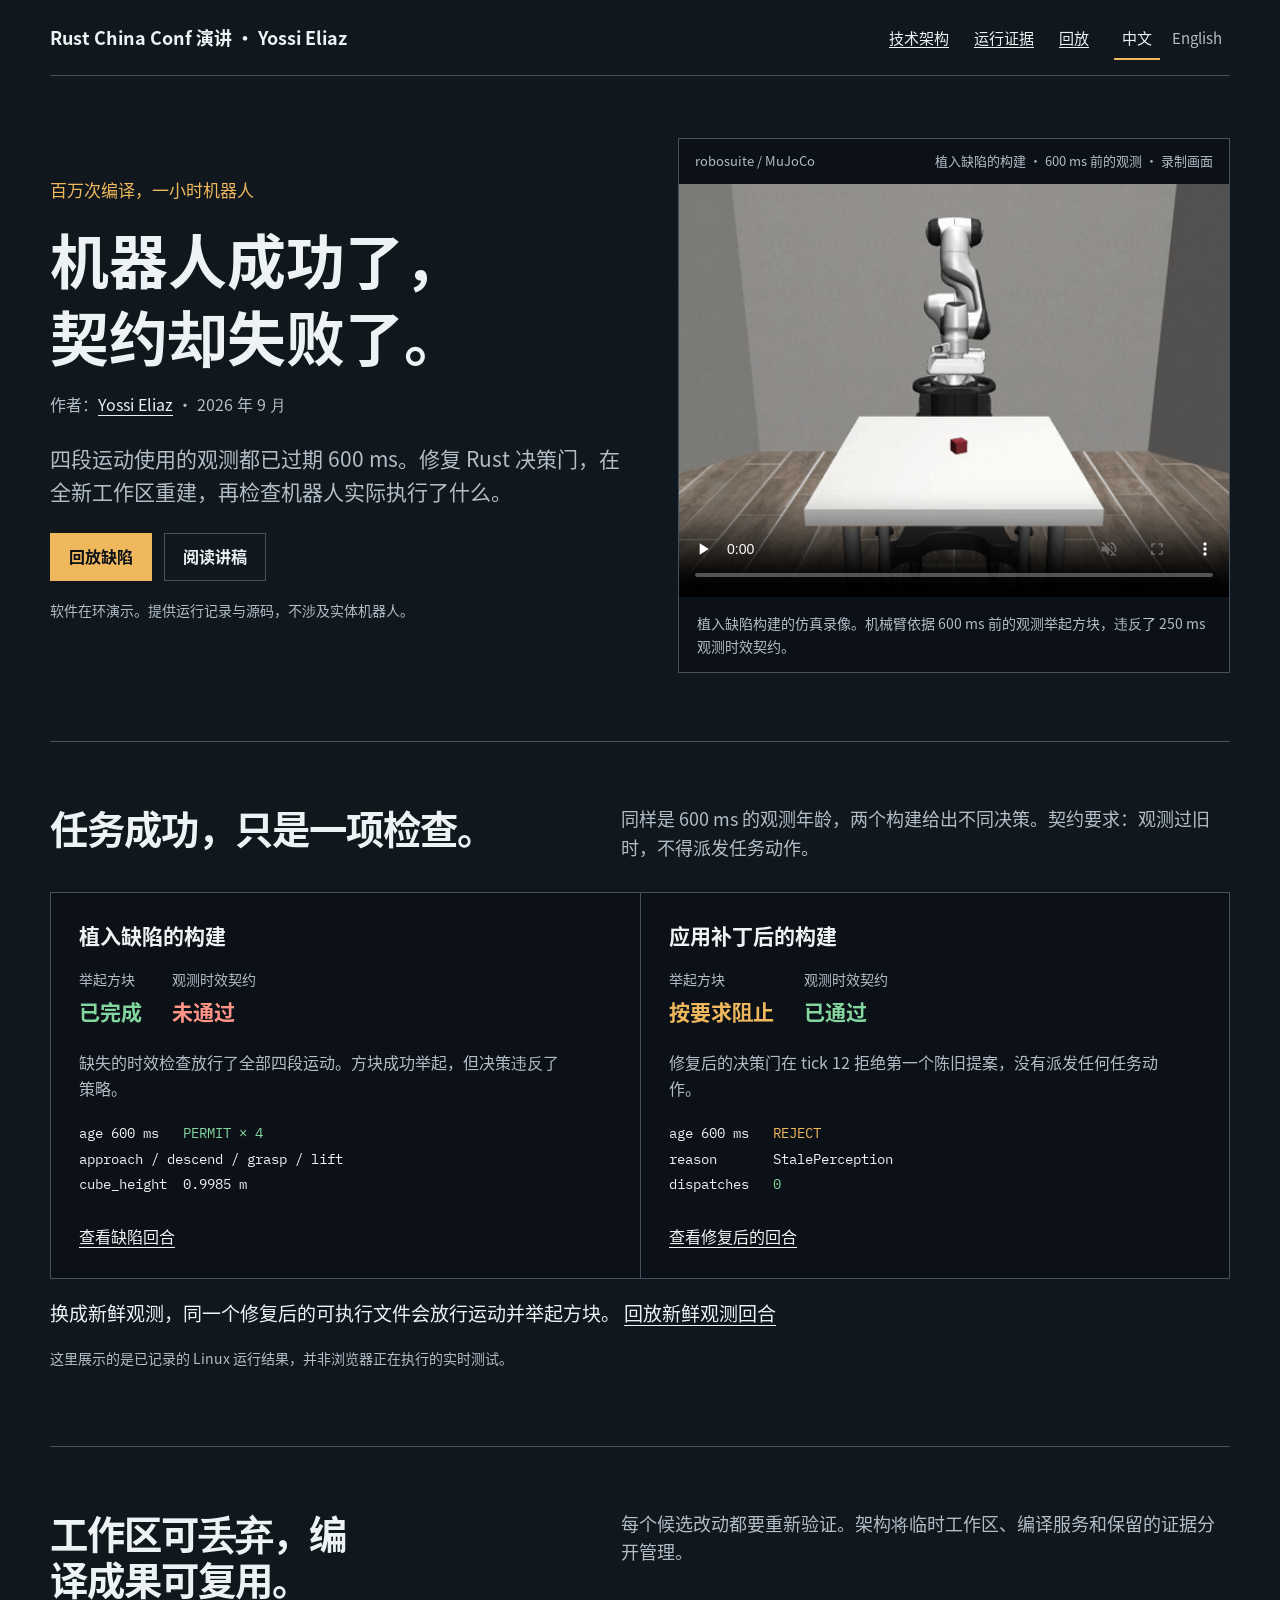
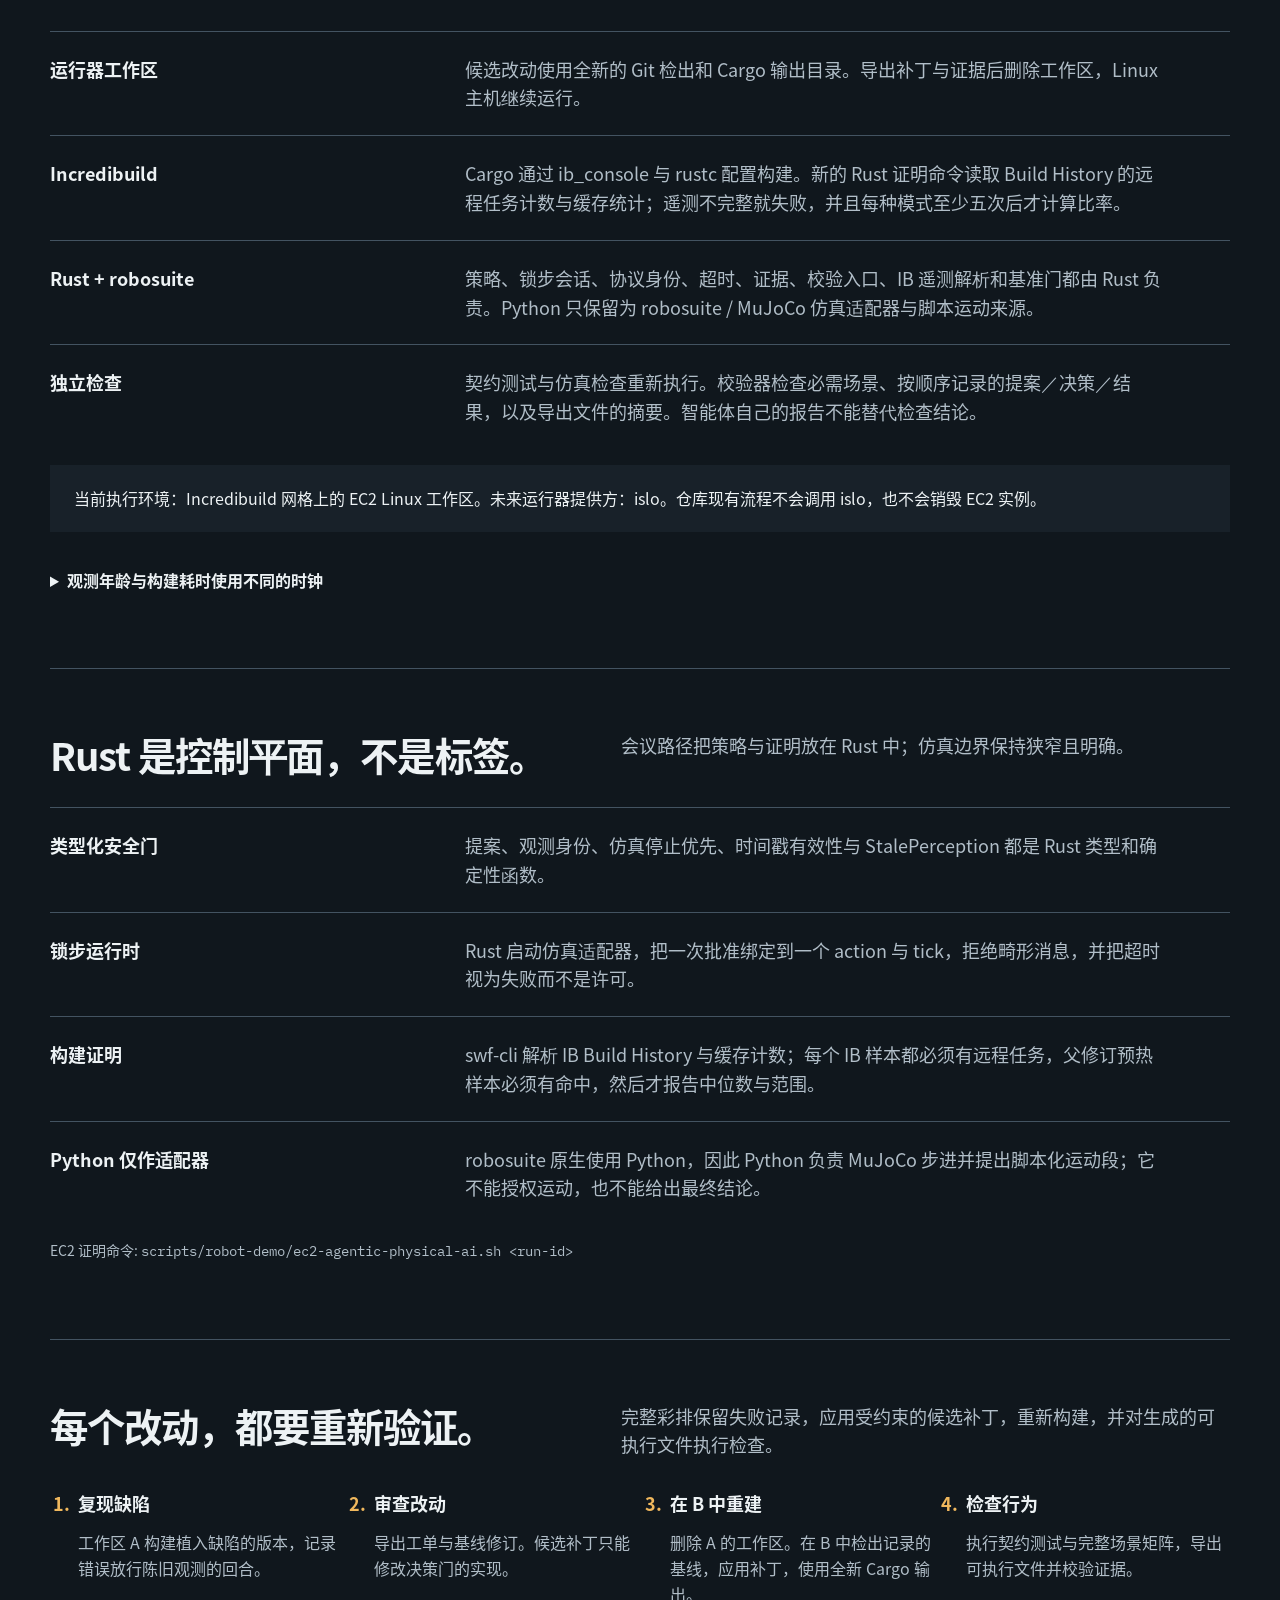
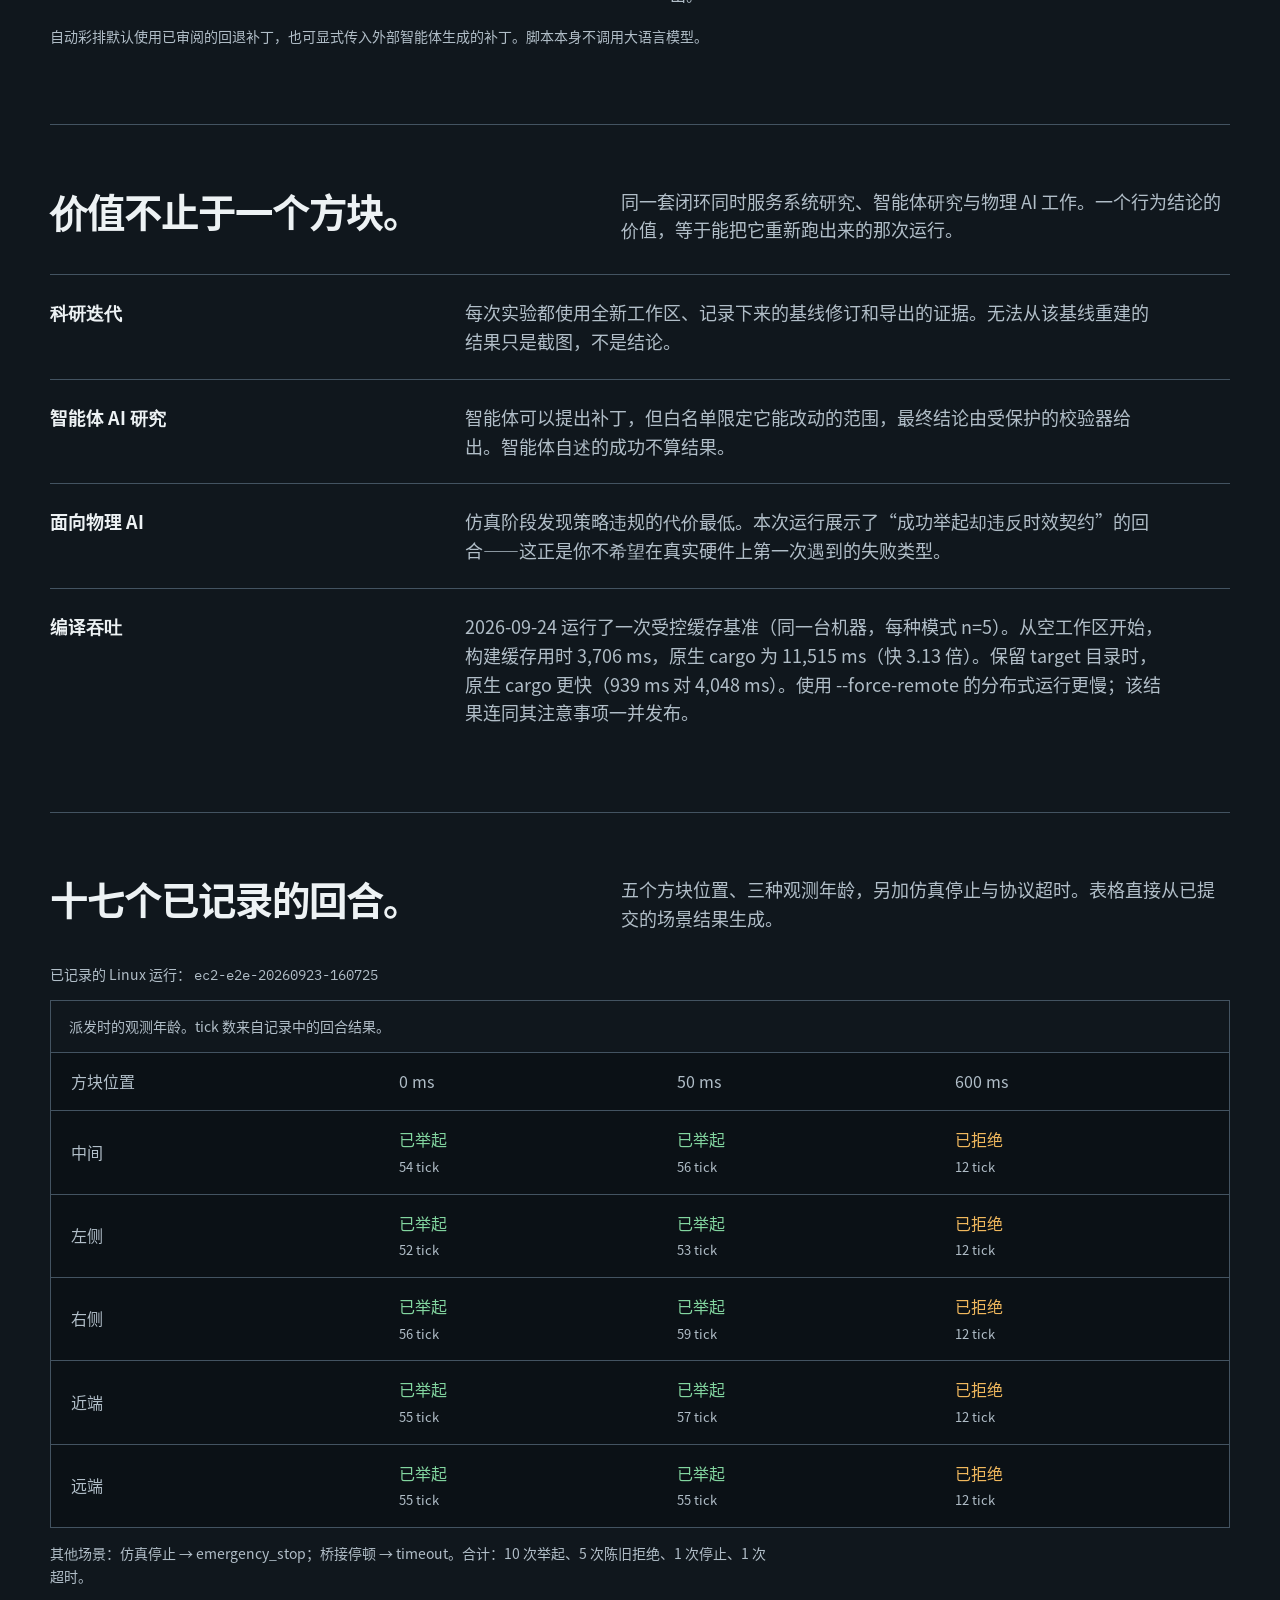
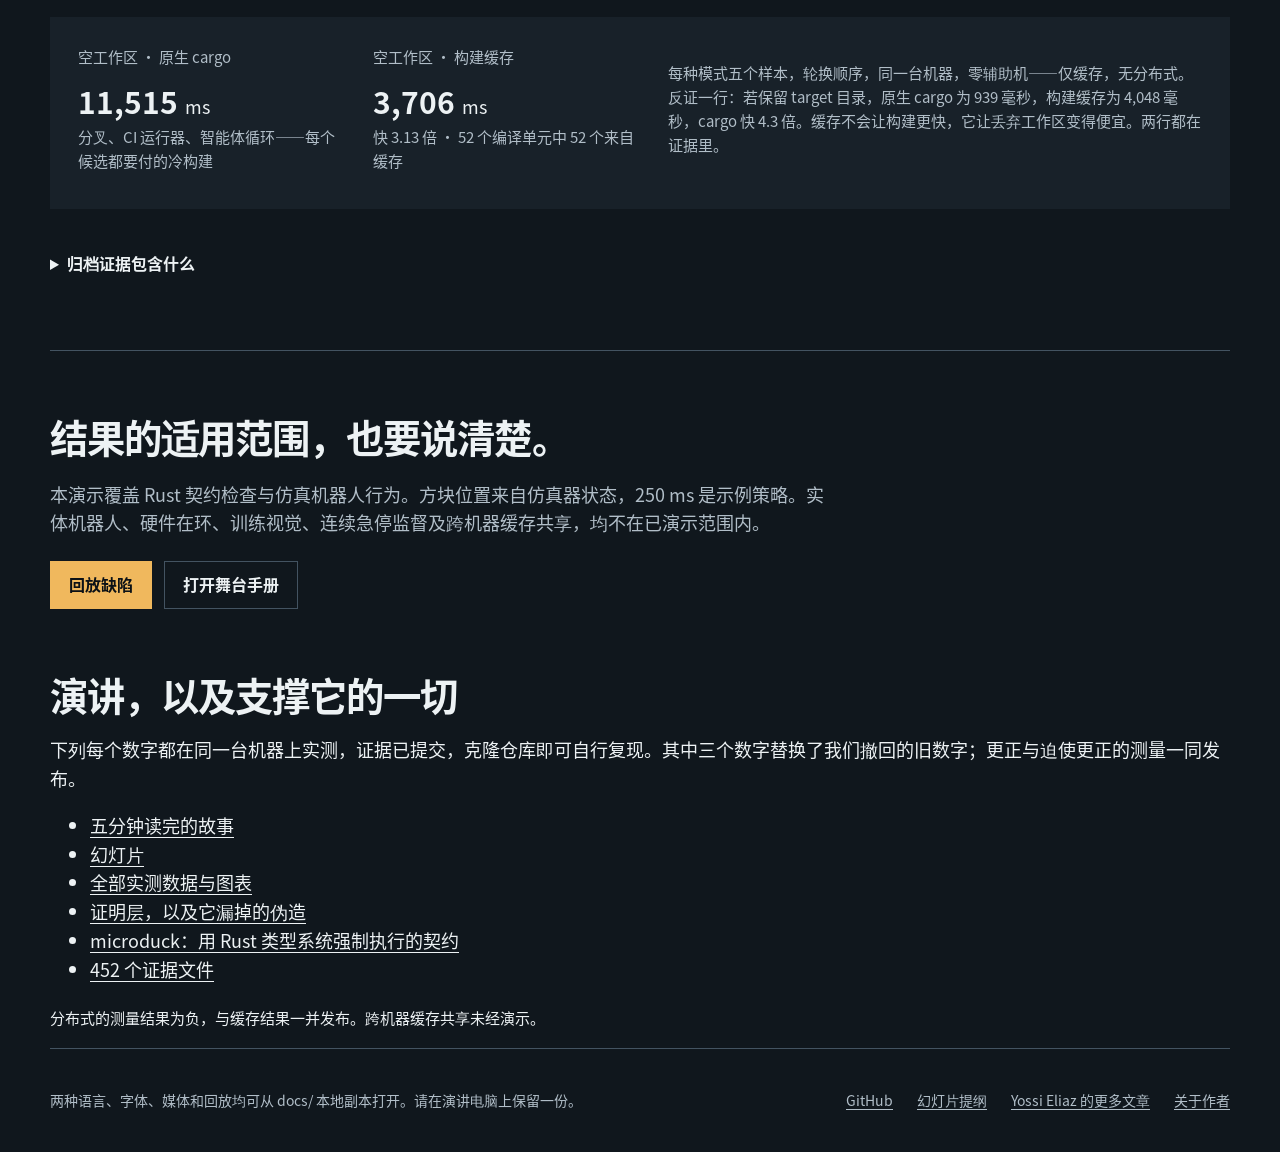
<file: docs/index.html>
<!doctype html>
<!-- Generated by scripts/site/build.py. Edit scripts/site/landing.html and copy.json. -->
<html lang="zh-CN">
<head>
  <meta charset="utf-8">
  <meta name="viewport" content="width=device-width, initial-scale=1">
  <base href="./">
  <title>百万次编译，一小时机器人 — Yossi Eliaz</title>
  <meta name="description" content="机器人举起了方块，却违反了观测时效约束。查看 Rust 修复、Incredibuild 重建流程，以及记录下来的仿真证据。">
  <meta name="theme-color" content="#10171d">
  <link rel="canonical" href="https://zozo123.github.io/rust-china-conf/">
  <link rel="alternate" hreflang="zh-CN" href="https://zozo123.github.io/rust-china-conf/">
  <link rel="alternate" hreflang="en" href="https://zozo123.github.io/rust-china-conf/en/">
  <link rel="alternate" hreflang="x-default" href="https://zozo123.github.io/rust-china-conf/">
  <meta property="og:title" content="百万次编译，一小时机器人 — Yossi Eliaz">
  <meta property="og:description" content="机器人举起了方块，却违反了观测时效约束。查看 Rust 修复、Incredibuild 重建流程，以及记录下来的仿真证据。">
  <meta property="og:url" content="https://zozo123.github.io/rust-china-conf/">
  <meta name="author" content="Yossi Eliaz">
  <meta property="og:image" content="https://zozo123.github.io/rust-china-conf/assets/og-card.png">
  <meta property="og:image:width" content="1200">
  <meta property="og:image:height" content="630">
  <meta property="og:image:alt" content="分享卡片：百万次编译，一小时机器人。Yossi Eliaz，Rust 与仿真演示，配有 Panda 机械臂与方块的仿真画面。">
  <meta property="og:type" content="article">
  <meta name="twitter:card" content="summary_large_image">
  <script type="application/ld+json">{"@context": "https://schema.org", "@type": "TechArticle", "headline": "百万次编译，一小时机器人", "description": "机器人举起了方块，却违反了观测时效约束。查看 Rust 修复、Incredibuild 重建流程，以及记录下来的仿真证据。", "inLanguage": "zh-CN", "url": "https://zozo123.github.io/rust-china-conf/", "image": "https://zozo123.github.io/rust-china-conf/assets/og-card.png", "datePublished": "2026-09-23", "dateModified": "2026-10-22", "author": {"@id": "https://yossieliaz.netlify.app/#person", "@type": "Person", "name": "Yossi Eliaz", "url": "https://yossieliaz.netlify.app/", "sameAs": ["https://github.com/zozo123", "https://www.linkedin.com/in/yossi-eliaz/"]}, "isBasedOn": {"@type": "SoftwareSourceCode", "codeRepository": "https://github.com/zozo123/rust-china-conf", "url": "https://github.com/zozo123/rust-china-conf"}}</script>
  <link rel="stylesheet" href="assets/fonts/fonts.css">
  <link rel="stylesheet" href="assets/site.css">
</head>
<body>
  <a class="skip" href="index.html#main">跳到正文</a>
  <header class="shell">
    <nav class="nav" aria-label="主导航">
      <a class="brand" href="index.html">Rust China Conf 演讲 · Yossi Eliaz</a>
      <a href="index.html#stack">技术架构</a>
      <a href="index.html#evidence">运行证据</a>
      <a class="nav-replay" href="demo/index.html?lang=zh&amp;play=seeded">回放</a>
      <div class="language" role="group" aria-label="语言">
        <a href="index.html" lang="zh-CN" aria-current="page">中文</a>
        <a href="en/index.html" lang="en" >English</a>
      </div>
    </nav>
  </header>
  <main id="main">
    <section class="hero shell">
      <div>
        <p class="conference-title">百万次编译，一小时机器人</p>
        <h1>机器人成功了，契约却失败了。</h1>
        <p class="byline">作者：<a href="https://zozo123.github.io/">Yossi Eliaz</a> · 2026 年 9 月</p>
        <p class="lead">四段运动使用的观测都已过期 600 ms。修复 Rust 决策门，在全新工作区重建，再检查机器人实际执行了什么。</p>
        <div class="actions">
          <a class="button primary" href="demo/index.html?lang=zh&amp;play=seeded">回放缺陷</a>
          <a class="button" href="https://github.com/zozo123/rust-china-conf/blob/main/docs/talk/talk-25min.md">阅读讲稿</a>
        </div>
        <p class="scope-line">软件在环演示。提供运行记录与源码，不涉及实体机器人。</p>
      </div>
      <figure class="film">
        <div class="film-bar"><span>robosuite / MuJoCo</span><span>植入缺陷的构建 · 600 ms 前的观测 · 录制画面</span></div>
        <video width="512" height="384" controls muted playsinline preload="none"
               poster="assets/robot-stale_600ms-poster.png" aria-label="Panda 机械臂接近、抓取并举起方块的仿真录像。" aria-describedby="video-description">
          <source src="assets/robot-stale_600ms.mp4" type="video/mp4">
          <img src="assets/robot-stale_600ms-poster.png" width="512" height="384" alt="Panda 机械臂接近、抓取并举起方块的仿真录像。">
        </video>
        <figcaption id="video-description">植入缺陷构建的仿真录像。机械臂依据 600 ms 前的观测举起方块，违反了 250 ms 观测时效契约。</figcaption>
      </figure>
    </section>

    <section class="shell section" id="behavior" aria-labelledby="behavior-title">
      <div class="section-head"><h2 id="behavior-title">任务成功，只是一项检查。</h2><p>同样是 600 ms 的观测年龄，两个构建给出不同决策。契约要求：观测过旧时，不得派发任务动作。</p></div>
      <div class="comparison">
        <article>
          <h3>植入缺陷的构建</h3>
          <dl class="verdicts"><div><dt>举起方块</dt><dd class="good">已完成</dd></div><div><dt>观测时效契约</dt><dd class="bad">未通过</dd></div></dl>
          <p>缺失的时效检查放行了全部四段运动。方块成功举起，但决策违反了策略。</p>
          <pre aria-label="植入缺陷回合的记录">age 600 ms   <span class="good">PERMIT × 4</span>
approach / descend / grasp / lift
cube_height  0.9985 m</pre>
          <a href="demo/index.html?lang=zh&amp;play=seeded">查看缺陷回合</a>
        </article>
        <article>
          <h3>应用补丁后的构建</h3>
          <dl class="verdicts"><div><dt>举起方块</dt><dd class="warn">按要求阻止</dd></div><div><dt>观测时效契约</dt><dd class="good">已通过</dd></div></dl>
          <p>修复后的决策门在 tick 12 拒绝第一个陈旧提案，没有派发任何任务动作。</p>
          <pre aria-label="修复后陈旧观测回合的记录">age 600 ms   <span class="warn">REJECT</span>
reason       StalePerception
dispatches   <span class="good">0</span></pre>
          <a href="demo/index.html?lang=zh&amp;play=stale">查看修复后的回合</a>
        </article>
      </div>
      <p class="payoff">换成新鲜观测，同一个修复后的可执行文件会放行运动并举起方块。 <a href="demo/index.html?lang=zh&amp;play=fresh">回放新鲜观测回合</a></p>
      <p class="note">这里展示的是已记录的 Linux 运行结果，并非浏览器正在执行的实时测试。</p>
    </section>

    <section class="shell section" id="stack" aria-labelledby="stack-title">
      <div class="section-head"><h2 id="stack-title">工作区可丢弃，编译成果可复用。</h2><p>每个候选改动都要重新验证。架构将临时工作区、编译服务和保留的证据分开管理。</p></div>
      <dl class="stack">
        <div><dt>运行器工作区</dt><dd>候选改动使用全新的 Git 检出和 Cargo 输出目录。导出补丁与证据后删除工作区，Linux 主机继续运行。</dd></div>
        <div><dt>Incredibuild</dt><dd>Cargo 通过 ib_console 与 rustc 配置构建。新的 Rust 证明命令读取 Build History 的远程任务计数与缓存统计；遥测不完整就失败，并且每种模式至少五次后才计算比率。</dd></div>
        <div><dt>Rust + robosuite</dt><dd>策略、锁步会话、协议身份、超时、证据、校验入口、IB 遥测解析和基准门都由 Rust 负责。Python 只保留为 robosuite / MuJoCo 仿真适配器与脚本运动来源。</dd></div>
        <div><dt>独立检查</dt><dd>契约测试与仿真检查重新执行。校验器检查必需场景、按顺序记录的提案／决策／结果，以及导出文件的摘要。智能体自己的报告不能替代检查结论。</dd></div>
      </dl>
      <p class="provider">当前执行环境：Incredibuild 网格上的 EC2 Linux 工作区。未来运行器提供方：islo。仓库现有流程不会调用 islo，也不会销毁 EC2 实例。</p>
      <details><summary>观测年龄与构建耗时使用不同的时钟</summary><p>观测年龄等于仿真时间减去采集时间。桥接程序以 20 Hz 推进仿真，在每段运动前请求授权；一段运动可能包含多个控制步。构建耗时与协议超时使用墙上时间。本演示不提供逐控制步的连续监督。</p></details>
    </section>

    <section class="shell section" id="rust" aria-labelledby="rust-title">
      <div class="section-head"><h2 id="rust-title">Rust 是控制平面，不是标签。</h2><p>会议路径把策略与证明放在 Rust 中；仿真边界保持狭窄且明确。</p></div>
      <dl class="stack">
        <div><dt>类型化安全门</dt><dd>提案、观测身份、仿真停止优先、时间戳有效性与 StalePerception 都是 Rust 类型和确定性函数。</dd></div>
        <div><dt>锁步运行时</dt><dd>Rust 启动仿真适配器，把一次批准绑定到一个 action 与 tick，拒绝畸形消息，并把超时视为失败而不是许可。</dd></div>
        <div><dt>构建证明</dt><dd>swf-cli 解析 IB Build History 与缓存计数；每个 IB 样本都必须有远程任务，父修订预热样本必须有命中，然后才报告中位数与范围。</dd></div>
        <div><dt>Python 仅作适配器</dt><dd>robosuite 原生使用 Python，因此 Python 负责 MuJoCo 步进并提出脚本化运动段；它不能授权运动，也不能给出最终结论。</dd></div>
      </dl>
      <p class="run-label"><span>EC2 证明命令:</span>
        <code>scripts/robot-demo/ec2-agentic-physical-ai.sh &lt;run-id&gt;</code>
      </p>
    </section>

    <section class="shell section" id="loop" aria-labelledby="loop-title">
      <div class="section-head"><h2 id="loop-title">每个改动，都要重新验证。</h2><p>完整彩排保留失败记录，应用受约束的候选补丁，重新构建，并对生成的可执行文件执行检查。</p></div>
      <ol class="steps">
        <li><h3>复现缺陷</h3><p>工作区 A 构建植入缺陷的版本，记录错误放行陈旧观测的回合。</p></li>
        <li><h3>审查改动</h3><p>导出工单与基线修订。候选补丁只能修改决策门的实现。</p></li>
        <li><h3>在 B 中重建</h3><p>删除 A 的工作区。在 B 中检出记录的基线，应用补丁，使用全新 Cargo 输出。</p></li>
        <li><h3>检查行为</h3><p>执行契约测试与完整场景矩阵，导出可执行文件并校验证据。</p></li>
      </ol>
      <p class="note">自动彩排默认使用已审阅的回退补丁，也可显式传入外部智能体生成的补丁。脚本本身不调用大语言模型。</p>
    </section>

    <section class="shell section" id="value" aria-labelledby="value-title">
      <div class="section-head"><h2 id="value-title">价值不止于一个方块。</h2><p>同一套闭环同时服务系统研究、智能体研究与物理 AI 工作。一个行为结论的价值，等于能把它重新跑出来的那次运行。</p></div>
      <dl class="stack">
        <div><dt>科研迭代</dt><dd>每次实验都使用全新工作区、记录下来的基线修订和导出的证据。无法从该基线重建的结果只是截图，不是结论。</dd></div>
        <div><dt>智能体 AI 研究</dt><dd>智能体可以提出补丁，但白名单限定它能改动的范围，最终结论由受保护的校验器给出。智能体自述的成功不算结果。</dd></div>
        <div><dt>面向物理 AI</dt><dd>仿真阶段发现策略违规的代价最低。本次运行展示了“成功举起却违反时效契约”的回合——这正是你不希望在真实硬件上第一次遇到的失败类型。</dd></div>
        <div><dt>编译吞吐</dt><dd>2026-09-24 运行了一次受控缓存基准（同一台机器，每种模式 n=5）。从空工作区开始，构建缓存用时 3,706 ms，原生 cargo 为 11,515 ms（快 3.13 倍）。保留 target 目录时，原生 cargo 更快（939 ms 对 4,048 ms）。使用 --force-remote 的分布式运行更慢；该结果连同其注意事项一并发布。</dd></div>
      </dl>
    </section>

    <section class="shell section" id="evidence" aria-labelledby="evidence-title">
      <div class="section-head"><h2 id="evidence-title">十七个已记录的回合。</h2><p>五个方块位置、三种观测年龄，另加仿真停止与协议超时。表格直接从已提交的场景结果生成。</p></div>
      <p class="run-label"><span>已记录的 Linux 运行：</span> <code>ec2-e2e-20260923-160725</code></p>
      <div class="table-scroll" role="region" aria-label="已记录的场景结果；可横向滚动查看全部观测年龄" tabindex="0">
        <table>
          <caption>派发时的观测年龄。tick 数来自记录中的回合结果。</caption>
          <thead><tr><th scope="col">方块位置</th><th scope="col">0 ms</th><th scope="col">50 ms</th><th scope="col">600 ms</th></tr></thead>
          <tbody><tr><th scope="row">中间</th><td class="good">已举起<small>54 tick</small></td><td class="good">已举起<small>56 tick</small></td><td class="warn">已拒绝<small>12 tick</small></td></tr>
<tr><th scope="row">左侧</th><td class="good">已举起<small>52 tick</small></td><td class="good">已举起<small>53 tick</small></td><td class="warn">已拒绝<small>12 tick</small></td></tr>
<tr><th scope="row">右侧</th><td class="good">已举起<small>56 tick</small></td><td class="good">已举起<small>59 tick</small></td><td class="warn">已拒绝<small>12 tick</small></td></tr>
<tr><th scope="row">近端</th><td class="good">已举起<small>55 tick</small></td><td class="good">已举起<small>57 tick</small></td><td class="warn">已拒绝<small>12 tick</small></td></tr>
<tr><th scope="row">远端</th><td class="good">已举起<small>55 tick</small></td><td class="good">已举起<small>55 tick</small></td><td class="warn">已拒绝<small>12 tick</small></td></tr></tbody>
        </table>
      </div>
      <p class="note">其他场景：仿真停止 → emergency_stop；桥接停顿 → timeout。合计：10 次举起、5 次陈旧拒绝、1 次停止、1 次超时。</p>
      <div class="measurements">
        <div><p>空工作区 · 原生 cargo</p><strong>11,515 <small>ms</small></strong><p class="warn">分叉、CI 运行器、智能体循环——每个候选都要付的冷构建</p></div>
        <div><p>空工作区 · 构建缓存</p><strong>3,706 <small>ms</small></strong><p class="warn">快 3.13 倍 · 52 个编译单元中 52 个来自缓存</p></div>
        <p>每种模式五个样本，轮换顺序，同一台机器，零辅助机——仅缓存，无分布式。反证一行：若保留 target 目录，原生 cargo 为 939 毫秒，构建缓存为 4,048 毫秒，cargo 快 4.3 倍。缓存不会让构建更快，它让丢弃工作区变得便宜。两行都在证据里。</p>
      </div>
      <details><summary>归档证据包含什么</summary><p>历史运行报告的 10/10 Rust 门测试至今仍然成立；其 88 中 88 的校验计数已不成立——当前受保护校验器报告 17 个场景。归档的 21.426 秒 / 21.948 秒从来不是缓存基准，也不作为基准呈现。</p><p><a href="https://github.com/zozo123/rust-china-conf/blob/main/docs/examples/README.md">阅读证据说明</a> · <a href="https://github.com/zozo123/rust-china-conf/tree/main/docs/examples">查看原始记录</a></p></details>
    </section>

    <section class="shell section scope" aria-labelledby="scope-title">
      <h2 id="scope-title">结果的适用范围，也要说清楚。</h2>
      <p>本演示覆盖 Rust 契约检查与仿真机器人行为。方块位置来自仿真器状态，250 ms 是示例策略。实体机器人、硬件在环、训练视觉、连续急停监督及跨机器缓存共享，均不在已演示范围内。</p>
      <div class="actions"><a class="button primary" href="demo/index.html?lang=zh&amp;play=seeded">回放缺陷</a><a class="button" href="https://github.com/zozo123/rust-china-conf/blob/main/docs/talk/runbook-6min.md">打开舞台手册</a></div>
    </section>
    <section class="shell">
      <h2>演讲，以及支撑它的一切</h2>
      <p>下列每个数字都在同一台机器上实测，证据已提交，克隆仓库即可自行复现。其中三个数字替换了我们撤回的旧数字；更正与迫使更正的测量一同发布。</p>
      <ul>
        <li><a href="story/">五分钟读完的故事</a></li>
        <li><a href="https://github.com/zozo123/rust-china-conf/blob/main/docs/talk/slides.md">幻灯片</a></li>
        <li><a href="results/">全部实测数据与图表</a></li>
        <li><a href="https://github.com/zozo123/rust-china-conf/blob/main/docs/results/proof-layer.md">证明层，以及它漏掉的伪造</a></li>
        <li><a href="results/#microduck">microduck：用 Rust 类型系统强制执行的契约</a></li>
        <li><a href="https://github.com/zozo123/rust-china-conf/tree/main/evidence">452 个证据文件</a></li>
      </ul>
      <p><small>分布式的测量结果为负，与缓存结果一并发布。跨机器缓存共享未经演示。</small></p>
    </section>
  </main>
  <footer class="shell"><p>两种语言、字体、媒体和回放均可从 docs/ 本地副本打开。请在演讲电脑上保留一份。</p><a href="https://github.com/zozo123/rust-china-conf">GitHub</a><a href="https://github.com/zozo123/rust-china-conf/blob/main/docs/talk/slides.md">幻灯片提纲</a><a href="https://zozo123.github.io/">Yossi Eliaz 的更多文章</a><a href="https://yossieliaz.netlify.app/">关于作者</a></footer>
  <script>
    // Compatibility for existing shared ?lang= links. Both editions also work without JS.
    (function () {
      var requested = new URLSearchParams(location.search).get('lang');
      if ((requested === 'en' || requested === 'zh') && requested !== 'zh') {
        var target = new URL(requested === 'en' ? 'en/index.html' : 'index.html', document.baseURI);
        target.hash = location.hash;
        location.replace(target.href);
      }
    })();
  </script>
</body>
</html>
</file>
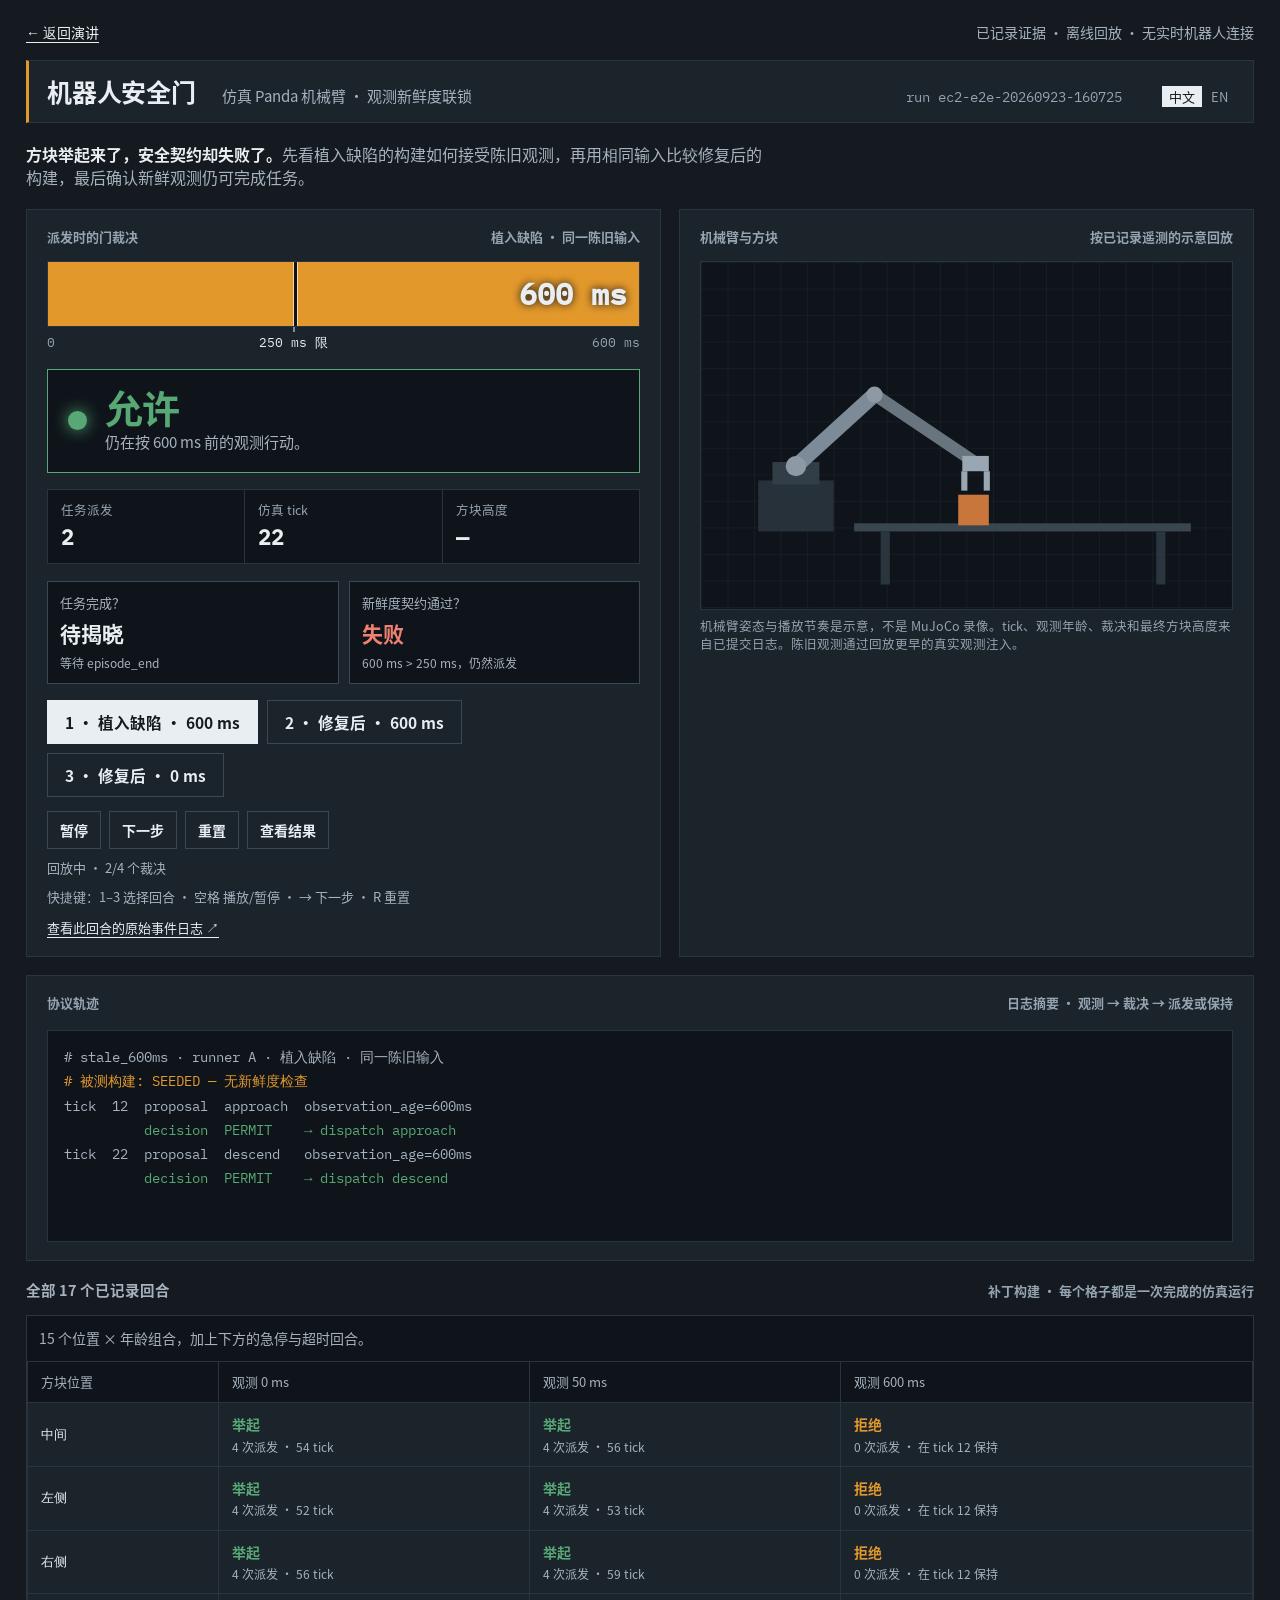
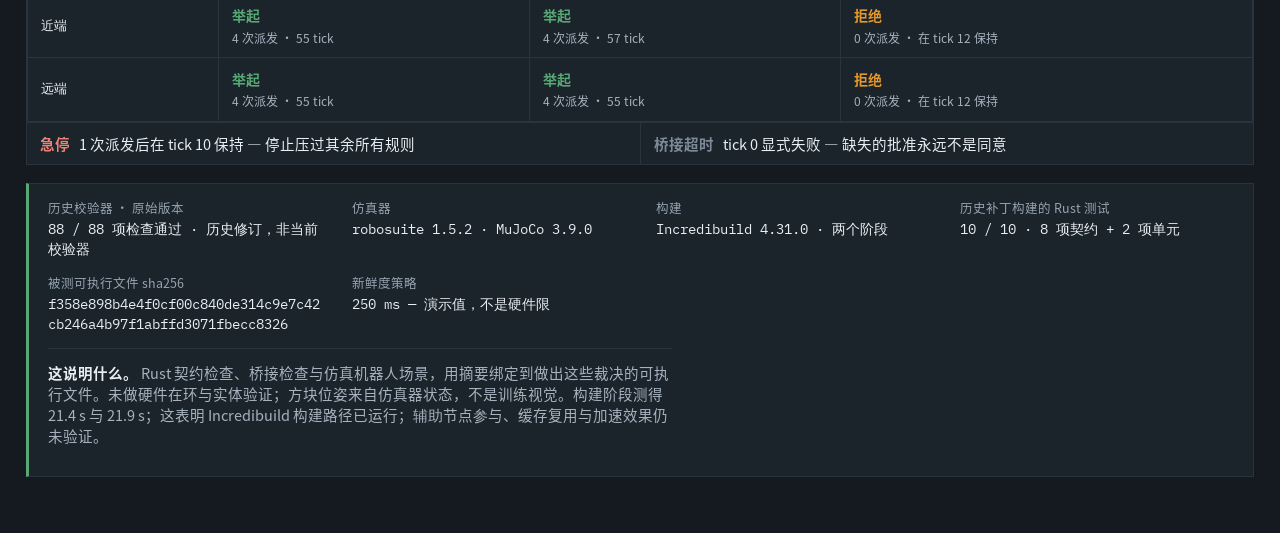
<file: docs/demo/index.html>
<!DOCTYPE html>
<html lang="zh-CN">
<head>
<meta charset="utf-8">
<meta name="viewport" content="width=device-width, initial-scale=1">
<title>机器人安全门 — 已记录 run ec2-e2e-20260923-160725</title>
<link rel="stylesheet" href="../assets/fonts/fonts.css">
<style>
/* ---------------------------------------------------------------
   Stage visual for "A Million Compiles. One Robot Hour."
   Decision data is transcribed from committed evidence of run
   ec2-e2e-20260923-160725 (docs/examples/ec2-runner-*). Arm poses
   and playback pacing are schematic; the trace is a readable summary.
   Self-contained and offline-capable; fonts degrade to a system stack.
   --------------------------------------------------------------- */
:root{
  /* equipment housing, not a tinted black */
  --panel:#141a20;
  --panel-raised:#1b232b;
  --panel-sunk:#0f141a;
  --rule:#2a343e;
  --rule-bright:#3a4855;
  --ink:#e9eef2;
  --ink-dim:#a6b3bf;
  --ink-faint:#95a4b1;
  /* functional machine states — never used decoratively */
  --permit:#57a874;
  --hold:#e3982c;      /* amber: refused + holding, per interlock convention */
  --estop:#ef8172;
  --cube:#c8763c;
  --steel:#7d8b98;
}
*{box-sizing:border-box}
html,body{margin:0;padding:0}
body{
  background:var(--panel);
  color:var(--ink);
  font-family:"Noto Sans SC","PingFang SC","Microsoft YaHei",ui-sans-serif,sans-serif;
  font-size:17px;
  line-height:1.45;
  -webkit-font-smoothing:antialiased;
}
.mono{font-family:"IBM Plex Mono",ui-monospace,"SF Mono",Menlo,Consolas,monospace}
.wrap{max-width:1320px;margin:0 auto;padding:22px 26px 56px}

/* ---- nameplate -------------------------------------------------- */
.plate{
  display:flex;flex-wrap:wrap;align-items:baseline;gap:10px 26px;
  border:1px solid var(--rule);border-left:3px solid var(--hold);
  background:var(--panel-raised);padding:12px 18px;
}
.plate h1{
  margin:0;font-size:25px;font-weight:700;letter-spacing:-.01em;
}
.plate .sub{color:var(--ink-dim);font-size:15px}
.plate .id{
  overflow-wrap:anywhere; margin-left:auto;color:var(--ink-faint);font-size:13.5px;
}
.lang{display:flex;gap:2px;margin-left:14px}
.lang button{
  font:500 13px/1 "Noto Sans SC","PingFang SC",sans-serif;
  color:var(--ink-faint);background:transparent;border:0;padding:4px 7px;cursor:pointer;
}
.lang button[aria-pressed="true"]{background:var(--ink);color:var(--panel)}
.lang button:focus-visible{outline:2px solid var(--hold);outline-offset:2px}

/* ---- main split ------------------------------------------------- */
.split{display:grid;grid-template-columns:1.05fr .95fr;gap:18px;margin-top:18px}
@media(max-width:1040px){.split{grid-template-columns:1fr}}
.bay{min-width:0;background:var(--panel-raised);border:1px solid var(--rule);padding:18px 20px}
.bay h2{
  margin:0 0 14px;font-size:14.5px;font-weight:600;color:var(--ink-dim);
  display:flex;justify-content:space-between;align-items:baseline;gap:12px;
}
.bay h2 span{font-size:13px;color:var(--ink-faint)}

/* ---- age gauge (the hero) --------------------------------------- */
.gauge{position:relative;height:66px;background:var(--panel-sunk);border:1px solid var(--rule);overflow:hidden}
.gauge .fill{
  position:absolute;inset:0 auto 0 0;width:0;
  background:var(--permit);
  transition:width .28s cubic-bezier(.22,.7,.3,1),background-color .18s linear;
}
.gauge.over .fill{background:var(--hold)}
.gauge .limit{
  /* Sits above the fill so it stays legible on green or on amber. */
  position:absolute;top:-1px;bottom:-1px;left:41.6%;width:3px;z-index:2;
  background:var(--panel-sunk);
  box-shadow:1px 0 0 rgba(255,255,255,.6),-1px 0 0 rgba(255,255,255,.6);
}
.gauge .val{
  position:absolute;right:12px;top:50%;transform:translateY(-50%);
  font-family:"IBM Plex Mono",monospace;font-size:30px;font-weight:600;
  text-shadow:0 0 8px var(--panel-sunk);
}
.scale{position:relative;height:20px;margin-top:6px;color:var(--ink-faint);font-size:12.5px}
.scale .s0{position:absolute;left:0}
.scale .s1{position:absolute;right:0}
.scale .lim{position:absolute;left:41.6%;transform:translateX(-50%);color:var(--ink);white-space:nowrap}
.scale .lim::before{content:"";position:absolute;left:50%;top:-6px;width:1px;height:5px;background:var(--ink)}

/* ---- verdict ---------------------------------------------------- */
.verdict{
  margin-top:16px;border:1px solid var(--rule-bright);background:var(--panel-sunk);
  padding:18px 20px;display:flex;align-items:center;gap:18px;min-height:104px;
}
.verdict .lamp{
  width:19px;height:19px;border-radius:50%;flex:0 0 auto;
  background:var(--ink-faint);box-shadow:0 0 0 4px rgba(255,255,255,.04);
}
.verdict .word{font-size:clamp(26px,4vw,38px);font-weight:700;line-height:1;letter-spacing:-.015em}
.verdict .why{color:var(--ink-dim);font-size:15px;margin-top:5px}
.verdict[data-state="permit"]{border-color:var(--permit)}
.verdict[data-state="permit"] .lamp{background:var(--permit);box-shadow:0 0 16px var(--permit)}
.verdict[data-state="permit"] .word{color:var(--permit)}
.verdict[data-state="reject"]{border-color:var(--hold)}
.verdict[data-state="reject"] .lamp{background:var(--hold);box-shadow:0 0 16px var(--hold)}
.verdict[data-state="reject"] .word{color:var(--hold)}
.verdict[data-state="estop"]{border-color:var(--estop)}
.verdict[data-state="estop"] .lamp{background:var(--estop);box-shadow:0 0 16px var(--estop)}
.verdict[data-state="estop"] .word{color:var(--estop)}

/* ---- readouts --------------------------------------------------- */
.readouts{display:grid;grid-template-columns:repeat(3,1fr);gap:1px;background:var(--rule);margin-top:16px;border:1px solid var(--rule)}
.readouts div{background:var(--panel-sunk);padding:11px 13px}
.readouts dt{color:var(--ink-faint);font-size:12.5px;margin:0}
.readouts dd{margin:3px 0 0;font-family:"IBM Plex Mono",monospace;font-size:21px;font-weight:600}
.readouts dd.flag{color:var(--hold)}

/* ---- scene ------------------------------------------------------ */
.scene{background:var(--panel-sunk);border:1px solid var(--rule);display:block;width:100%;height:auto}
.scene-note{color:var(--ink-faint);font-size:12.5px;margin-top:7px}

/* ---- controls --------------------------------------------------- */
.controls{display:flex;flex-wrap:wrap;gap:9px;margin-top:16px}
button{
  font-family:inherit;font-size:15.5px;font-weight:600;color:var(--ink);
  background:var(--panel-raised);border:1px solid var(--rule-bright);
  padding:10px 17px;cursor:pointer;
}
button:hover{border-color:var(--steel)}
button:focus-visible{outline:2px solid var(--hold);outline-offset:2px}
button[aria-pressed="true"]{background:var(--ink);color:var(--panel);border-color:var(--ink)}

/* ---- trace ------------------------------------------------------ */
.trace{
  margin-top:18px;background:var(--panel-sunk);border:1px solid var(--rule);
  padding:14px 16px;height:212px;overflow-y:auto;
  font-family:"IBM Plex Mono",monospace;font-size:14px;line-height:1.72;
}
.trace p{margin:0;white-space:pre-wrap;color:var(--ink-dim)}
.trace p .tick{color:var(--ink-faint)}
.trace p.permit{color:var(--permit)}
.trace p.reject{color:var(--hold)}
.trace p.estop{color:var(--estop)}
.trace p.end{color:var(--ink);border-top:1px solid var(--rule);margin-top:7px;padding-top:7px}

/* ---- matrix ----------------------------------------------------- */
.matrix{margin-top:18px}
.grid{display:grid;grid-template-columns:auto repeat(3,1fr);gap:1px;background:var(--rule);border:1px solid var(--rule)}
.grid > *{background:var(--panel-raised);padding:10px 13px;font-size:14.5px}
.grid .hd{color:var(--ink-faint);font-size:12.5px;background:var(--panel-sunk)}
.grid .rowlab{color:var(--ink-dim);font-family:"IBM Plex Mono",monospace;font-size:13.5px}
.cell{display:flex;align-items:baseline;gap:9px}
.cell b{font-weight:600}
.cell.lift b{color:var(--permit)}
.cell.stale b{color:var(--hold)}
.cell small{color:var(--ink-faint);font-family:"IBM Plex Mono",monospace;font-size:12.5px}
.extra{display:grid;grid-template-columns:1fr 1fr;gap:1px;background:var(--rule);border:1px solid var(--rule);border-top:0}
.extra > div{background:var(--panel-raised);padding:10px 13px;display:flex;align-items:baseline;gap:9px;font-size:14.5px}
.extra b.estop{color:var(--estop);font-weight:600}
.extra b.to{color:var(--steel);font-weight:600}

/* ---- evidence --------------------------------------------------- */
.evidence{margin-top:18px;border:1px solid var(--rule);border-left:3px solid var(--permit);background:var(--panel-raised);padding:15px 19px}
.evidence dl{display:grid;grid-template-columns:repeat(auto-fit,minmax(272px,1fr));gap:14px 30px;margin:0}
.evidence dt{color:var(--ink-faint);font-size:12.5px;margin:0}
.evidence dd{margin:2px 0 0;font-family:"IBM Plex Mono",monospace;font-size:14px;overflow-wrap:anywhere}
.evidence dd.hash{word-break:break-all}
.evidence .pass{color:var(--permit);font-weight:600}
.caveat{margin-top:14px;padding-top:13px;border-top:1px solid var(--rule);color:var(--ink-dim);font-size:14.5px;max-width:78ch}
.caveat b{color:var(--ink);font-weight:600}

a{color:var(--ink);text-underline-offset:4px}
a:hover{color:var(--hold)}
a:focus-visible{outline:2px solid var(--hold);outline-offset:4px}
.skip-link{position:absolute;top:-100px;left:20px;padding:12px;background:var(--panel);z-index:10}
.skip-link:focus{top:10px}
.topnav{display:flex;justify-content:space-between;flex-wrap:wrap;gap:10px;margin-bottom:18px;font-size:14px;color:var(--ink-dim)}
.intro{max-width:82ch;margin:20px 0;color:var(--ink-dim);font-size:16px}
.intro strong{color:var(--ink)}
.outcomes{display:grid;grid-template-columns:1fr 1fr;gap:10px;margin:16px 0 0}
.outcomes div{padding:12px;border:1px solid var(--rule-bright);background:var(--panel-sunk)}
.outcomes dt{font-size:13px;color:var(--ink-dim)}
.outcomes dd{font-size:21px;font-weight:700;margin:5px 0}
.outcomes small{display:block;font-size:12px;color:var(--ink-dim)}
.outcomes [data-state="pass"] dd{color:var(--permit)}
.outcomes [data-state="fail"] dd{color:var(--estop)}
.outcomes [data-state="held"] dd{color:var(--hold)}
.playback{display:flex;flex-wrap:wrap;gap:8px;margin-top:14px;align-items:center}
.playback button{font-size:14px;padding:8px 12px}
button:disabled{opacity:.45;cursor:default}
.playback-status,.keys{color:var(--ink-dim);font-size:13px;margin:10px 0 0}
.source{font-size:13px;margin:12px 0 0;overflow-wrap:anywhere}
.table-scroll{overflow-x:auto;border:1px solid var(--rule)}
.matrix table{border-collapse:collapse;width:100%;min-width:660px;font-size:14px}
.matrix caption{text-align:left;padding:12px;color:var(--ink-dim);background:var(--panel-sunk)}
.matrix th,.matrix td{text-align:left;padding:11px 13px;border:1px solid var(--rule);background:var(--panel-raised)}
.matrix thead th{font-size:13px;color:var(--ink-dim);background:var(--panel-sunk);font-weight:500}
.matrix tbody th{font:13px "IBM Plex Mono",monospace}
.matrix td b{display:block;color:var(--permit);font-weight:600}
.matrix td.stale b{color:var(--hold)}
.matrix td small{display:block;color:var(--ink-dim);font-size:12px;margin-top:3px}
.sr-only{position:absolute;width:1px;height:1px;padding:0;margin:-1px;overflow:hidden;clip:rect(0,0,0,0);white-space:nowrap;border:0}
@media(max-width:620px){
  .wrap{padding:14px 14px 36px}.bay{padding:15px}.plate{padding:12px}
  .plate h1{font-size:23px}.plate .id{margin-left:0;font-size:11px}.lang{margin-left:auto}
  .readouts dd{font-size:16px}.readouts div{padding:10px 7px}
  .controls{display:grid;grid-template-columns:1fr}.controls button{text-align:left}
  .verdict{padding:16px 12px;gap:12px}.outcomes dd{font-size:18px}
  .extra{grid-template-columns:1fr}.extra>div{flex-wrap:wrap}
  .bay h2{flex-wrap:wrap}.matrix h2{flex-wrap:wrap}
  .evidence dl{grid-template-columns:1fr}.trace{font-size:12px;padding:12px}
}
@media (prefers-reduced-motion:reduce){
  .gauge .fill{transition:none}
}
</style>
</head>
<body>
<a class="skip-link" href="#replay" data-i18n="skip">跳到回放</a>
<main class="wrap">
  <nav class="topnav" aria-label="页面导航" data-i18n-attr="aria-label:navAria">
    <a href="../index.html" data-i18n="back">← 返回演讲</a>
    <span data-i18n="recorded">已记录证据 · 离线回放 · 无实时机器人连接</span>
  </nav>

  <div class="plate">
    <h1 data-i18n="title">机器人安全门</h1>
    <div class="sub" data-i18n="sub">仿真 Panda 机械臂 · 观测新鲜度联锁</div>
    <div class="id mono">run ec2-e2e-20260923-160725</div>
    <div class="lang" role="group" aria-label="语言" data-i18n-attr="aria-label:language">
      <button type="button" data-lang-btn="zh" aria-pressed="true">中文</button>
      <button type="button" data-lang-btn="en" aria-pressed="false">EN</button>
    </div>
  </div>

  <p class="intro" data-i18n-html="intro"><strong>方块举起来了，安全契约却失败了。</strong>先看植入缺陷的构建如何接受陈旧观测，再用相同输入比较修复后的构建，最后确认新鲜观测仍可完成任务。</p>
  <div class="split" id="replay" tabindex="-1">
    <!-- LEFT: the decision -->
    <section class="bay">
      <h2><span data-i18n="gateH">派发时的门裁决</span> <span id="segLabel">idle</span></h2>

      <div class="gauge" id="gauge" role="meter" aria-valuemin="0" aria-valuemax="600" aria-valuenow="0" aria-label="观测年龄（毫秒）" data-i18n-attr="aria-label:ageAria">
        <div class="fill" id="gaugeFill"></div>
        <div class="limit"></div>
        <div class="val mono" id="gaugeVal">—</div>
      </div>
      <div class="scale mono">
        <span class="s0">0</span>
        <span class="lim" data-i18n="lim">250 ms 限</span>
        <span class="s1">600 ms</span>
      </div>

      <div class="verdict" id="verdict" data-state="idle">
        <div class="lamp" aria-hidden="true"></div>
        <div>
          <div class="word" id="verdictWord">待机</div>
          <div class="why" id="verdictWhy">选择一个回合，回放其已记录轨迹。</div>
        </div>
      </div>

      <dl class="readouts">
        <div><dt data-i18n="dtDisp">任务派发</dt><dd id="rDispatch">0</dd></div>
        <div><dt data-i18n="dtTick">仿真 tick</dt><dd id="rTick">—</dd></div>
        <div><dt data-i18n="dtH">方块高度</dt><dd id="rHeight">—</dd></div>
      </dl>

      <dl class="outcomes" aria-label="两个独立结果" data-i18n-attr="aria-label:outcomesAria">
        <div id="taskOutcome"><dt data-i18n="taskResult">任务完成？</dt><dd id="taskValue">—</dd><small id="taskDetail">success=…</small></div>
        <div id="contractOutcome"><dt data-i18n="contractResult">新鲜度契约通过？</dt><dd id="contractValue">—</dd><small id="contractDetail">age ≤ 250 ms</small></div>
      </dl>
      <div class="controls" role="group" aria-label="选择回合" data-i18n-attr="aria-label:episodeAria">
        <button type="button" id="btnSeeded" aria-pressed="true" aria-keyshortcuts="1" data-i18n="btnSeeded">1 · 植入缺陷 · 600 ms</button>
        <button type="button" id="btnStale" aria-pressed="false" aria-keyshortcuts="2" data-i18n="btnStale">2 · 修复后 · 600 ms</button>
        <button type="button" id="btnFresh" aria-pressed="false" aria-keyshortcuts="3" data-i18n="btnFresh">3 · 修复后 · 0 ms</button>
      </div>
      <div class="playback" role="group" aria-label="回放控制" data-i18n-attr="aria-label:playbackAria">
        <button type="button" id="btnPlay" aria-keyshortcuts="Space" data-i18n="play">播放</button>
        <button type="button" id="btnStep" aria-keyshortcuts="ArrowRight" data-i18n="step">下一步</button>
        <button type="button" id="btnRestart" aria-keyshortcuts="R" data-i18n="restart">重置</button>
        <button type="button" id="btnResult" data-i18n="result">查看结果</button>
      </div>
      <p class="playback-status" id="playbackStatus"></p>
      <p class="keys" data-i18n="keys">快捷键：1–3 选择回合 · 空格 播放/暂停 · → 下一步 · R 重置</p>
      <p class="source"><a id="sourceLink" href="../examples/ec2-runner-a/events-stale_600ms.jsonl" data-i18n="source">查看此回合的原始事件日志 ↗</a></p>
      <p id="announcement" class="sr-only" role="status" aria-live="polite" aria-atomic="true"></p>
    </section>

    <!-- RIGHT: the scene -->
    <section class="bay">
      <h2><span data-i18n="armH">机械臂与方块</span> <span data-i18n="armS">按已记录遥测的示意回放</span></h2>
      <svg class="scene" id="scene" viewBox="0 0 520 340" role="img"
           aria-label="机械臂与方块的侧面示意，按已记录回合遥测回放。"
           data-i18n-attr="aria-label:sceneAria">
        <defs>
          <pattern id="fl" width="26" height="26" patternUnits="userSpaceOnUse">
            <path d="M26 0H0v26" fill="none" stroke="#1e262e" stroke-width="1"/>
          </pattern>
        </defs>
        <rect width="520" height="340" fill="url(#fl)"/>
        <!-- table -->
        <rect x="150" y="256" width="330" height="8" fill="#39454f"/>
        <rect x="176" y="264" width="9" height="52" fill="#2b353d"/>
        <rect x="446" y="264" width="9" height="52" fill="#2b353d"/>
        <!-- arm base -->
        <rect x="56" y="214" width="74" height="50" fill="#27313a"/>
        <rect x="70" y="196" width="46" height="22" fill="#313d47"/>
        <!-- arm links -->
        <g id="arm" stroke-linecap="round" fill="none">
          <line id="link1" x1="93" y1="200" x2="170" y2="130" stroke="var(--steel)" stroke-width="15"/>
          <line id="link2" x1="170" y1="130" x2="268" y2="168" stroke="#68757f" stroke-width="12"/>
          <circle id="joint1" cx="93" cy="200" r="10" fill="#8d9aa5"/>
          <circle id="joint2" cx="170" cy="130" r="8" fill="#8d9aa5"/>
        </g>
        <!-- gripper -->
        <g id="grip">
          <rect id="gripBody" x="256" y="162" width="26" height="15" fill="#9aa7b2"/>
          <rect id="gripL" x="255" y="177" width="6" height="19" fill="#9aa7b2"/>
          <rect id="gripR" x="277" y="177" width="6" height="19" fill="#9aa7b2"/>
        </g>
        <!-- cube -->
        <rect id="cube" x="252" y="228" width="30" height="30" fill="var(--cube)"/>
        <!-- Shown when the gate refuses: the arm never left its start pose. -->
        <g id="heldBadge" opacity="0" aria-hidden="true">
          <rect x="56" y="34" width="208" height="46" fill="var(--panel-sunk)" stroke="var(--hold)"/>
          <text x="70" y="55" fill="var(--hold)" font-size="15" font-weight="600"
                font-family="Noto Sans SC, PingFang SC, sans-serif" id="heldTitle">机械臂保持</text>
          <text x="70" y="71" fill="var(--ink-dim)" font-size="12"
                font-family="IBM Plex Mono, monospace" id="heldSub">未发出运动指令</text>
        </g>
      </svg>
      <p class="scene-note" id="sceneNote" data-i18n="sceneNote">
        机械臂姿态与播放节奏是示意，不是 MuJoCo 录像。tick、观测年龄、裁决和最终方块高度来自已提交日志。陈旧观测通过回放更早的真实观测注入。
      </p>
    </section>
  </div>

  <!-- TRACE -->
  <section class="bay trace-bay" style="margin-top:18px">
    <h2><span data-i18n="traceH">协议轨迹</span> <span data-i18n="traceS">观测 → 门裁决 → 派发或保持</span></h2>
    <div class="trace" id="trace" tabindex="0" role="region" aria-label="协议轨迹摘要" data-i18n-attr="aria-label:traceAria">
      <p data-i18n="traceReady">就绪。下方是已提交事件日志的可读摘要。</p>
    </div>
  </section>

  <!-- MATRIX -->
  <section class="matrix">
    <h2 style="margin:0 0 14px;font-size:14.5px;font-weight:600;color:var(--ink-dim);display:flex;justify-content:space-between;align-items:baseline;gap:12px">
      <span data-i18n="matH">全部 17 个已记录回合</span>
      <span style="font-size:13px;color:var(--ink-faint)" data-i18n="matS">补丁构建 · 每个格子都是一次完成的仿真运行</span>
    </h2>
    <div class="table-scroll" tabindex="0" role="region" aria-label="17 个回合的结果矩阵" data-i18n-attr="aria-label:matrixAria">
      <table>
        <caption data-i18n="matrixCaption">15 个位置 × 年龄组合，加上下方的急停与超时回合。</caption>
        <thead><tr>
          <th scope="col" data-i18n="hdPlace">方块位置</th>
          <th scope="col" data-i18n="hd0">观测 0 ms</th>
          <th scope="col" data-i18n="hd50">观测 50 ms</th>
          <th scope="col" data-i18n="hd600">观测 600 ms</th>
        </tr></thead>
        <tbody id="mgrid"></tbody>
      </table>
    </div>
    <div class="extra">
      <div><b class="estop" data-i18n="estop">急停</b><span data-i18n="estopS">1 次派发后在 tick 10 保持 — 停止压过其余所有规则</span></div>
      <div><b class="to" data-i18n="timeout">桥接超时</b><span data-i18n="timeoutS">tick 0 显式失败 — 缺失的批准永远不是同意</span></div>
    </div>
  </section>

  <!-- EVIDENCE -->
  <section class="evidence" aria-label="补丁构建的验证证据" data-i18n-attr="aria-label:evidenceAria">
    <dl>
      <div><dt data-i18n="evV">历史校验器 · 原始版本</dt><dd data-i18n="evVV">88 / 88 项检查通过 · 历史修订，非当前校验器</dd></div>
      <div><dt data-i18n="evSim">仿真器</dt><dd>robosuite 1.5.2 · MuJoCo 3.9.0</dd></div>
      <div><dt data-i18n="evB">构建</dt><dd data-i18n="evBB">Incredibuild 4.31.0 · 两个阶段</dd></div>
      <div><dt data-i18n="evT">历史补丁构建的 Rust 测试</dt><dd data-i18n="evTT">10 / 10 · 8 项契约 + 2 项单元</dd></div>
      <div><dt data-i18n="evHsh">被测可执行文件 sha256</dt><dd class="hash">f358e898b4e4f0cf00c840de314c9e7c42cb246a4b97f1abffd3071fbecc8326</dd></div>
      <div><dt data-i18n="evP">新鲜度策略</dt><dd data-i18n="evPP">250 ms — 演示值，不是硬件限</dd></div>
    </dl>
    <p class="caveat" data-i18n-html="caveat">
      <b>这说明什么。</b> Rust 契约检查、桥接检查与仿真机器人场景，用摘要绑定到做出这些裁决的可执行文件。未做硬件在环与实体验证；方块位姿来自仿真器状态，不是训练视觉。构建阶段测得 21.4 s 与 21.9 s；这表明 Incredibuild 构建路径已运行；辅助节点参与、缓存复用与加速效果仍未验证。
    </p>
  </section>
  <noscript><p>此回放需要 JavaScript。 / This replay requires JavaScript. <a href="../examples/ec2-runner-b/scenario-results.json">Recorded scenario results</a></p></noscript>
</main>

<script src="../assets/lang.js"></script>
<script>
"use strict";
const COPY = {
  zh: {
    skip:"跳到回放", back:"← 返回演讲", navAria:"页面导航", language:"语言",
    recorded:"已记录证据 · 离线回放 · 无实时机器人连接",
    intro:"<strong>方块举起来了，安全契约却失败了。</strong>先看植入缺陷的构建如何接受陈旧观测，再用相同输入比较修复后的构建，最后确认新鲜观测仍可完成任务。",
    ageAria:"观测年龄（毫秒）", outcomesAria:"两个独立结果", taskResult:"任务完成？", contractResult:"新鲜度契约通过？",
    episodeAria:"选择回合", playbackAria:"回放控制", play:"播放", pause:"暂停", replay:"重新播放", step:"下一步", restart:"重置", result:"查看结果",
    keys:"快捷键：1–3 选择回合 · 空格 播放/暂停 · → 下一步 · R 重置",
    source:"查看此回合的原始事件日志 ↗", traceAria:"协议轨迹摘要", matrixAria:"17 个回合的结果矩阵",
    matrixCaption:"15 个位置 × 年龄组合，加上下方的急停与超时回合。", evidenceAria:"修复后构建的验证证据",
    pending:"待揭晓", taskYes:"是 · 已举起", taskNo:"否 · 已保持", contractPass:"通过", contractFail:"失败",
    contractRule:"只允许 age ≤ 250 ms 的观测派发", contractBroken:"600 ms > 250 ms，仍然派发", contractHeld:"拒绝 600 ms 观测，0 次派发", contractFresh:"4 次派发均使用当前观测",
    taskPending:"等待 episode_end", waitingAge:"等待观测", seededRun:"植入缺陷 · 同一陈旧输入", staleRun:"修复后 · 同一陈旧输入", freshRun:"修复后 · 新鲜输入",
    readyStatus:"已就绪 · 播放或逐步查看", playingStatus:"回放中", pausedStatus:"已暂停", finishedStatus:"回放结束", progress:"{n}/{total} 个裁决", reducedStatus:"减少动态效果：默认暂停，可逐步查看。",
    waitingDecision:"等待已记录裁决。", heldWhy:"按契约拒绝陈旧观测，任务未派发。", ended:"回合结束",
    placement_center:"中间", placement_left:"左侧", placement_right:"右侧", placement_near:"近端", placement_far:"远端",
    title:"机器人安全门", sub:"仿真 Panda 机械臂 · 观测新鲜度联锁",
    gateH:"派发时的门裁决", lim:"250 ms 限",
    dtDisp:"任务派发", dtTick:"仿真 tick", dtH:"方块高度",
    btnStale:"2 · 修复后 · 600 ms", btnFresh:"3 · 修复后 · 0 ms", btnSeeded:"1 · 植入缺陷 · 600 ms",
    armH:"机械臂与方块", armS:"按已记录遥测的示意回放",
    sceneAria:"机械臂与方块的侧面示意，按已记录回合遥测回放。",
    sceneNote:"机械臂姿态与播放节奏是示意，不是 MuJoCo 录像。tick、观测年龄、裁决和最终方块高度来自已提交日志。陈旧观测通过回放更早的真实观测注入。",
    traceH:"协议轨迹", traceS:"日志摘要 · 观测 → 裁决 → 派发或保持",
    traceReady:"就绪。下方是已提交事件日志的可读摘要。",
    matH:"全部 17 个已记录回合", matS:"补丁构建 · 每个格子都是一次完成的仿真运行",
    hdPlace:"方块位置", hd0:"观测 0 ms", hd50:"观测 50 ms", hd600:"观测 600 ms",
    estop:"急停", estopS:"1 次派发后在 tick 10 保持 — 停止压过其余所有规则",
    timeout:"桥接超时", timeoutS:"tick 0 显式失败 — 缺失的批准永远不是同意",
    evV:"历史校验器 · 原始版本", evVV:"88 / 88 项检查通过 · 历史修订，非当前校验器", evSim:"仿真器",
    evB:"构建", evBB:"Incredibuild 4.31.0 · 两个阶段",
    evT:"历史补丁构建的 Rust 测试", evTT:"10 / 10 · 8 项契约 + 2 项单元", evHsh:"被测可执行文件 sha256",
    evP:"新鲜度策略", evPP:"250 ms — 演示值，不是硬件限",
    caveat:"<b>这说明什么。</b> Rust 契约检查、桥接检查与仿真机器人场景，用摘要绑定到做出这些裁决的可执行文件。未做硬件在环与实体验证；方块位姿来自仿真器状态，不是训练视觉。构建阶段测得 21.4 s 与 21.9 s；这表明 Incredibuild 构建路径已运行；辅助节点参与、缓存复用与加速效果仍未验证。",
    standby:"待机", choose:"选择一个回合，回放其已记录轨迹。",
    replaying:"回放中…", permit:"允许", reject:"拒绝",
    complete:"任务完成", completeWhy:"在当前信息下举起方块。",
    undetected:"契约失败",
    heldTitle:"机械臂保持", heldSub:"未发出运动指令",
    lifted:"举起", refused:"拒绝",
    liftSmall:"4 次派发 · {n} tick", refuseSmall:"0 次派发 · 在 tick {n} 保持",
    seededNote:"# 被测构建: SEEDED — 无新鲜度检查",
    rejectLine:"          decision  REJECT    StalePerception — 不派发，保持",
    dispZero:"          dispatches this episode: 0",
    whyStale:"观测已过期 600 ms。限为 250 ms。",
    whyFresh:"观测是当前的。",
    whySeed:"从未检查新鲜度——这就是植入缺陷。",
    whyStill:"仍在按 600 ms 前的观测行动。",
    alarm:"任务在陈旧数据上“成功”。只有受保护断言抓住这一点。"
  },
  en: {
    skip:"Skip to replay", back:"← Back to the talk", navAria:"Page navigation", language:"Language",
    recorded:"Recorded evidence · offline replay · no live robot connection",
    intro:"<strong>The cube lifts. The freshness contract fails.</strong>Start with the seeded defect accepting stale observations, compare the repaired build on the same input, then confirm that fresh observations still complete the task.",
    ageAria:"Observation age in milliseconds", outcomesAria:"Two independent outcomes", taskResult:"Task completed?", contractResult:"Freshness contract passed?",
    episodeAria:"Choose an episode", playbackAria:"Playback controls", play:"Play", pause:"Pause", replay:"Replay", step:"Next step", restart:"Reset", result:"Show result",
    keys:"Keys: 1–3 choose episode · Space play/pause · → next step · R reset",
    source:"Open this episode’s original event log ↗", traceAria:"Protocol trace summary", matrixAria:"Results of all 17 recorded episodes",
    matrixCaption:"15 placement × age combinations, plus the emergency-stop and timeout episodes below.", evidenceAria:"Validation evidence for the repaired build",
    pending:"Pending", taskYes:"Yes · cube lifted", taskNo:"No · arm held", contractPass:"Passed", contractFail:"Failed",
    contractRule:"Dispatch only when age ≤ 250 ms", contractBroken:"600 ms > 250 ms, yet dispatched", contractHeld:"600 ms refused; 0 dispatches", contractFresh:"All 4 dispatches used current observations",
    taskPending:"Awaiting episode_end", waitingAge:"Awaiting observation", seededRun:"Seeded defect · same stale input", staleRun:"Repaired · same stale input", freshRun:"Repaired · fresh input",
    readyStatus:"Ready · play or step through", playingStatus:"Replaying", pausedStatus:"Paused", finishedStatus:"Replay complete", progress:"{n}/{total} decisions", reducedStatus:"Reduced motion: starts paused; step through at your own pace.",
    waitingDecision:"Awaiting recorded decision.", heldWhy:"The contract refused stale input. No task motion was dispatched.", ended:"Episode ended",
    placement_center:"center", placement_left:"left", placement_right:"right", placement_near:"near", placement_far:"far",
    title:"Robot safety gate", sub:"simulated Panda arm · observation freshness interlock",
    gateH:"Gate decision at dispatch", lim:"250 ms limit",
    dtDisp:"Task dispatches", dtTick:"Simulation tick", dtH:"Cube height",
    btnStale:"2 · Repaired · 600 ms", btnFresh:"3 · Repaired · 0 ms", btnSeeded:"1 · Seeded defect · 600 ms",
    armH:"Arm and cube", armS:"schematic replay of recorded telemetry",
    sceneAria:"Schematic side view of the arm and cube, replayed from recorded episode telemetry.",
    sceneNote:"Arm poses and playback pacing are schematic, not a MuJoCo video. Ticks, observation ages, decisions and final cube heights come from committed logs. Staleness is injected by replaying an earlier real observation.",
    traceH:"Protocol trace", traceS:"log summary · observation → decision → dispatch or hold",
    traceReady:"Ready. This is a readable summary of the committed event log.",
    matH:"All 17 recorded episodes", matS:"patched build · every cell is a completed simulator run",
    hdPlace:"cube placement", hd0:"observation 0 ms", hd50:"observation 50 ms", hd600:"observation 600 ms",
    estop:"Emergency stop", estopS:"held at tick 10 after 1 dispatch — stop outranks every other rule",
    timeout:"Bridge timeout", timeoutS:"failed explicitly at tick 0 — a missing approval is never a yes",
    evV:"Historical verifier · original revision", evVV:"88 / 88 checks passed · historical revision, not the current verifier", evSim:"Simulator",
    evB:"Build", evBB:"Incredibuild 4.31.0 · both phases",
    evT:"Historical patched Rust tests", evTT:"10 / 10 · 8 contract + 2 unit", evHsh:"Tested executable sha256",
    evP:"Freshness policy", evPP:"250 ms — demo value, not a hardware limit",
    caveat:"<b>What this shows.</b> Rust contract checks, bridge checks and simulated robot scenarios, bound by digest to the executable that made these decisions. Hardware-in-the-loop and physical validation were not performed, and the cube pose comes from simulator state rather than a trained vision system. Build phases measured 21.4 s and 21.9 s; the Incredibuild build path ran, but helper activity, cache reuse and speedup remain unverified.",
    standby:"Standby", choose:"Choose an episode to replay its recorded trace.",
    replaying:"Replaying…", permit:"Permit", reject:"Reject",
    complete:"Task complete", completeWhy:"Cube lifted with current information.",
    undetected:"Contract failed",
    heldTitle:"Arm held", heldSub:"no motion command issued",
    lifted:"lifted", refused:"refused",
    liftSmall:"4 dispatches · {n} ticks", refuseSmall:"0 dispatches · held at tick {n}",
    seededNote:"# build under test: SEEDED — freshness check absent",
    rejectLine:"          decision  REJECT    StalePerception — no dispatch, hold",
    dispZero:"          dispatches this episode: 0",
    whyStale:"Observation is 600 ms old. Limit is 250 ms.",
    whyFresh:"Observation is current.",
    whySeed:"Freshness never checked — the seeded defect.",
    whyStill:"Still acting on a 600 ms old observation.",
    alarm:"Task 'succeeded' on stale data. Only the protected assertion catches this."
  }
};
function t(key){ return (COPY[rccLang.current()] || COPY.zh)[key]; }

const RUNS = {
  stale: {
    labelKey:"btnStale", nameKey:"staleRun", source:"ec2-runner-b/events-center-f600.jsonl", build:"patched", note:"center-f600",
    steps:[
      {tick:12, seg:"approach", age:600, decision:"reject", reason:"StalePerception",
       dispatched:false, whyKey:"whyStale"}
    ],
    end:{success:false, reason:"rejected_stale", height:0.8209, dispatches:0, ticks:12}
  },
  fresh: {
    labelKey:"btnFresh", nameKey:"freshRun", source:"ec2-runner-b/events-center-f0.jsonl", build:"patched", note:"center-f0",
    steps:[
      {tick:0,  seg:"approach", age:0, decision:"permit", dispatched:true, whyKey:"whyFresh"},
      {tick:11, seg:"descend",  age:0, decision:"permit", dispatched:true, whyKey:"whyFresh"},
      {tick:21, seg:"grasp",    age:0, decision:"permit", dispatched:true, whyKey:"whyFresh"},
      {tick:37, seg:"lift",     age:0, decision:"permit", dispatched:true, whyKey:"whyFresh"}
    ],
    end:{success:true, reason:"cube_lifted", height:0.9978, dispatches:4, ticks:54}
  },
  seeded: {
    labelKey:"btnSeeded", nameKey:"seededRun", source:"ec2-runner-a/events-stale_600ms.jsonl", build:"seeded", note:"stale_600ms · runner A",
    steps:[
      {tick:12, seg:"approach", age:600, decision:"permit", dispatched:true, whyKey:"whySeed"},
      {tick:22, seg:"descend",  age:600, decision:"permit", dispatched:true, whyKey:"whyStill"},
      {tick:32, seg:"grasp",    age:600, decision:"permit", dispatched:true, whyKey:"whyStill"},
      {tick:48, seg:"lift",     age:600, decision:"permit", dispatched:true, whyKey:"whyStill"}
    ],
    end:{success:true, reason:"cube_lifted", height:0.9985, dispatches:4, ticks:65, alarmKey:"alarm"}
  }
};

/* 17-episode coverage matrix, from scenario-results.json */
const PLACEMENTS = ["center","left","right","near","far"];
const MATRIX = {
  center:{0:[1,54], 50:[1,56], 600:[0,12]},
  left:  {0:[1,52], 50:[1,53], 600:[0,12]},
  right: {0:[1,56], 50:[1,59], 600:[0,12]},
  near:  {0:[1,55], 50:[1,57], 600:[0,12]},
  far:   {0:[1,55], 50:[1,55], 600:[0,12]}
};

const $ = id => document.getElementById(id);
const gauge=$("gauge"), gFill=$("gaugeFill"), gVal=$("gaugeVal");
const verdict=$("verdict"), vWord=$("verdictWord"), vWhy=$("verdictWhy");
const trace=$("trace"), segLabel=$("segLabel");
const rDispatch=$("rDispatch"), rTick=$("rTick"), rHeight=$("rHeight");
const cube=$("cube"), heldBadge=$("heldBadge");
const gripBody=$("gripBody"), gripL=$("gripL"), gripR=$("gripR");
const link2=$("link2"), joint2=$("joint2");
const motionPreference = matchMedia("(prefers-reduced-motion: reduce)");
const MAX_MS = 600;                       // gauge full scale
let timer = null;
const ORDER = ["seeded", "stale", "fresh"];
const BTN = {seeded:$("btnSeeded"), stale:$("btnStale"), fresh:$("btnFresh")};
const state = {key:"seeded", cursor:0, finished:false, running:false};

function line(text, cls){
  const p=document.createElement("p");
  if(cls) p.className=cls;
  p.textContent=text;
  trace.appendChild(p);
  trace.scrollTop = trace.scrollHeight;
}

function setGauge(age){
  const pct = Math.min(age/MAX_MS,1)*100;
  gFill.style.width = pct+"%";
  gauge.classList.toggle("over", age>250);
  gVal.textContent = age+" ms";
  gauge.setAttribute("aria-valuenow", age);
  gauge.setAttribute("aria-valuetext", age+" ms");
}

/* Illustrative segment poses, not recorded joint coordinates. */
function pose(seg, lifted){
  const P = {
    idle:    {x:268,y:168,open:true},
    approach:{x:268,y:150,open:true},
    descend: {x:268,y:196,open:true},
    grasp:   {x:268,y:196,open:false},
    lift:    {x:268,y:126,open:false}
  }[seg] || {x:268,y:168,open:true};

  link2.setAttribute("x2",P.x); link2.setAttribute("y2",P.y);
  joint2.setAttribute("cx",170);
  gripBody.setAttribute("x",P.x-12); gripBody.setAttribute("y",P.y-6);
  const fy = P.y+9;
  gripL.setAttribute("y",fy); gripR.setAttribute("y",fy);
  gripL.setAttribute("x", P.open ? P.x-13 : P.x-9);
  gripR.setAttribute("x", P.open ? P.x+9  : P.x+3);

  if(lifted && (seg==="lift")){
    cube.setAttribute("y", P.y+14);
  }else if(seg==="idle"){
    cube.setAttribute("y",228);
  }
}

/* One timer owns the whole timeline. Switching episodes cancels every pending
   update, so a decision from an old run cannot dispatch into the new replay. */
function stop(){
  clearTimeout(timer);
  timer = null;
  state.running = false;
}
function schedule(){
  clearTimeout(timer);
  timer = setTimeout(advance, 1250);
}
function advance(){
  timer = null;
  const run = RUNS[state.key];
  if(state.cursor < run.steps.length) state.cursor++;
  else {state.finished = true; state.running = false;}
  render();
  if(state.running) schedule();
}
function select(key, autoplay){
  stop();
  state.key = key; state.cursor = 0; state.finished = false;
  // Keep direct links shareable; file:// and restrictive contexts may reject history.
  try {
    const url = new URL(location.href);
    url.searchParams.set("play", key);
    history.replaceState(null, "", url);
  } catch (_) {}
  render();
  if(autoplay) togglePlayback();
}
function togglePlayback(){
  if(state.running){stop(); render(); return;}
  if(state.finished){state.cursor = 0; state.finished = false;}
  state.running = true;
  advance();
}
function stepOnce(){
  stop();
  if(!state.finished) advance();
}
function showResult(){
  stop();
  state.cursor = RUNS[state.key].steps.length;
  state.finished = true;
  render();
}

function render(){
  const run = RUNS[state.key], seen = run.steps.slice(0, state.cursor);
  const last = seen[seen.length-1];
  const dispatched = seen.filter(s=>s.dispatched).length;
  const violated = seen.some(s=>s.dispatched && s.age>250);
  for(const key of ORDER) BTN[key].setAttribute("aria-pressed", String(key===state.key));
  segLabel.textContent = t(run.nameKey);
  $("sourceLink").href = "../examples/" + run.source;
  rDispatch.textContent = dispatched;
  rDispatch.className = last && !last.dispatched ? "flag" : "";
  rTick.textContent = state.finished ? run.end.ticks : last ? last.tick : "—";
  rHeight.textContent = state.finished ? run.end.height.toFixed(4)+" m" : "—";
  heldBadge.setAttribute("opacity", last && last.decision==="reject" ? "1" : "0");
  pose("idle",false);
  if(last){
    setGauge(last.age);
    verdict.dataset.state = last.decision;
    vWord.textContent = t(last.decision);
    vWhy.textContent = t(last.whyKey);
    if(last.dispatched) pose(last.seg,true);
  } else {
    setGauge(0); gVal.textContent = "—";
    gauge.setAttribute("aria-valuetext", t("waitingAge"));
    verdict.dataset.state = "idle";
    vWord.textContent = t("standby"); vWhy.textContent = t("waitingDecision");
  }
  if(state.finished){
    if(violated){
      verdict.dataset.state = "estop";
      vWord.textContent = t("undetected"); vWhy.textContent = t("alarm");
    } else if(run.end.success){
      vWord.textContent = t("complete"); vWhy.textContent = t("completeWhy");
    } else vWhy.textContent = t("heldWhy");
  }

  $("taskOutcome").dataset.state = state.finished ? (run.end.success ? "pass" : "held") : "pending";
  $("taskValue").textContent = state.finished ? t(run.end.success ? "taskYes" : "taskNo") : t("pending");
  $("taskDetail").textContent = state.finished ? "success="+run.end.success : t("taskPending");
  $("contractOutcome").dataset.state = violated ? "fail" : state.finished ? "pass" : "pending";
  $("contractValue").textContent = violated ? t("contractFail") : state.finished ? t("contractPass") : t("pending");
  $("contractDetail").textContent = t(violated ? "contractBroken" : state.finished ? (run.end.success ? "contractFresh" : "contractHeld") : "contractRule");

  trace.replaceChildren();
  line("# "+run.note+" · "+t(run.nameKey));
  if(run.build==="seeded") line(t("seededNote"), "reject");
  for(const s of seen){
    line(`tick ${String(s.tick).padStart(3," ")}  proposal  ${s.seg.padEnd(9," ")} observation_age=${String(s.age).padStart(3," ")}ms`);
    if(s.decision==="permit") line(`          decision  PERMIT    → dispatch ${s.seg}`, "permit");
    else {line(t("rejectLine"),"reject"); line(t("dispZero"),"reject");}
  }
  if(state.finished){
    const e=run.end;
    line(`episode_end  tick=${e.ticks}  success=${e.success}  reason=${e.reason}  cube=${e.height.toFixed(4)} m`,"end");
    if(e.alarmKey) line("!! "+t(e.alarmKey),"estop");
  }
  $("btnPlay").textContent = t(state.running ? "pause" : state.finished ? "replay" : "play");
  $("btnStep").disabled = state.finished;
  $("btnResult").disabled = state.finished;
  const status = t(state.finished ? "finishedStatus" : state.running ? "playingStatus" : state.cursor ? "pausedStatus" : "readyStatus");
  const progress = t("progress").replace("{n}",state.cursor).replace("{total}",run.steps.length);
  $("playbackStatus").textContent = status+" · "+progress+(motionPreference.matches ? " · "+t("reducedStatus") : "");
  $("announcement").textContent = t(run.nameKey)+". "+status+". "+progress+". "+
    (state.finished ? t("taskResult")+" "+$("taskValue").textContent+". "+t("contractResult")+" "+$("contractValue").textContent : last ? t(last.decision) : "");
}

function renderMatrix(){
  const g=$("mgrid");
  g.replaceChildren();
  for(const placement of PLACEMENTS){
    const row=document.createElement("tr"), lab=document.createElement("th");
    lab.scope="row"; lab.textContent=t("placement_"+placement); row.appendChild(lab);
    for(const age of [0,50,600]){
      const [ok,ticks]=MATRIX[placement][age], cell=document.createElement("td");
      cell.className=ok ? "lift" : "stale";
      const outcome=document.createElement("b"), detail=document.createElement("small");
      outcome.textContent=t(ok ? "lifted" : "refused");
      detail.textContent=t(ok ? "liftSmall" : "refuseSmall").replace("{n}",ticks);
      cell.append(outcome,detail); row.appendChild(cell);
    }
    g.appendChild(row);
  }
}
function paintChrome(){
  $("heldTitle").textContent = t("heldTitle");
  $("heldSub").textContent = t("heldSub");
  document.title = t("title")+" — "+t("recorded");
  renderMatrix();
  render();
}
for(const key of ORDER) BTN[key].addEventListener("click",()=>select(key,!motionPreference.matches));
$("btnPlay").addEventListener("click",togglePlayback);
$("btnStep").addEventListener("click",stepOnce);
$("btnRestart").addEventListener("click",()=>select(state.key,false));
$("btnResult").addEventListener("click",showResult);

addEventListener("keydown",ev=>{
  if(ev.defaultPrevented || ev.repeat || ev.ctrlKey || ev.metaKey || ev.altKey) return;
  const target=ev.target;
  if(target instanceof Element && target.closest("input,textarea,select,[contenteditable]:not([contenteditable='false'])")) return;
  const key={"1":"seeded","2":"stale","3":"fresh"}[ev.key];
  if(key){ev.preventDefault(); select(key,!motionPreference.matches);}
  else if(ev.code==="Space" && !(target instanceof Element && target.closest("button,a,summary"))){ev.preventDefault(); togglePlayback();}
  else if(ev.key==="ArrowRight"){ev.preventDefault(); stepOnce();}
  else if(ev.key.toLowerCase()==="r"){ev.preventDefault(); select(state.key,false);}
});
// Avoid silently skipping evidence while the presenter is on another tab.
document.addEventListener("visibilitychange",()=>{
  if(document.hidden && state.running){stop(); render();}
});
motionPreference.addEventListener("change",()=>{
  if(motionPreference.matches) stop();
  render();
});

rccLang.apply(COPY,paintChrome);
rccLang.bind(COPY,paintChrome);
const requestedRun=new URLSearchParams(location.search).get("play");
select(ORDER.includes(requestedRun) ? requestedRun : "seeded", !motionPreference.matches);
</script>
</body>
</html>
</file>
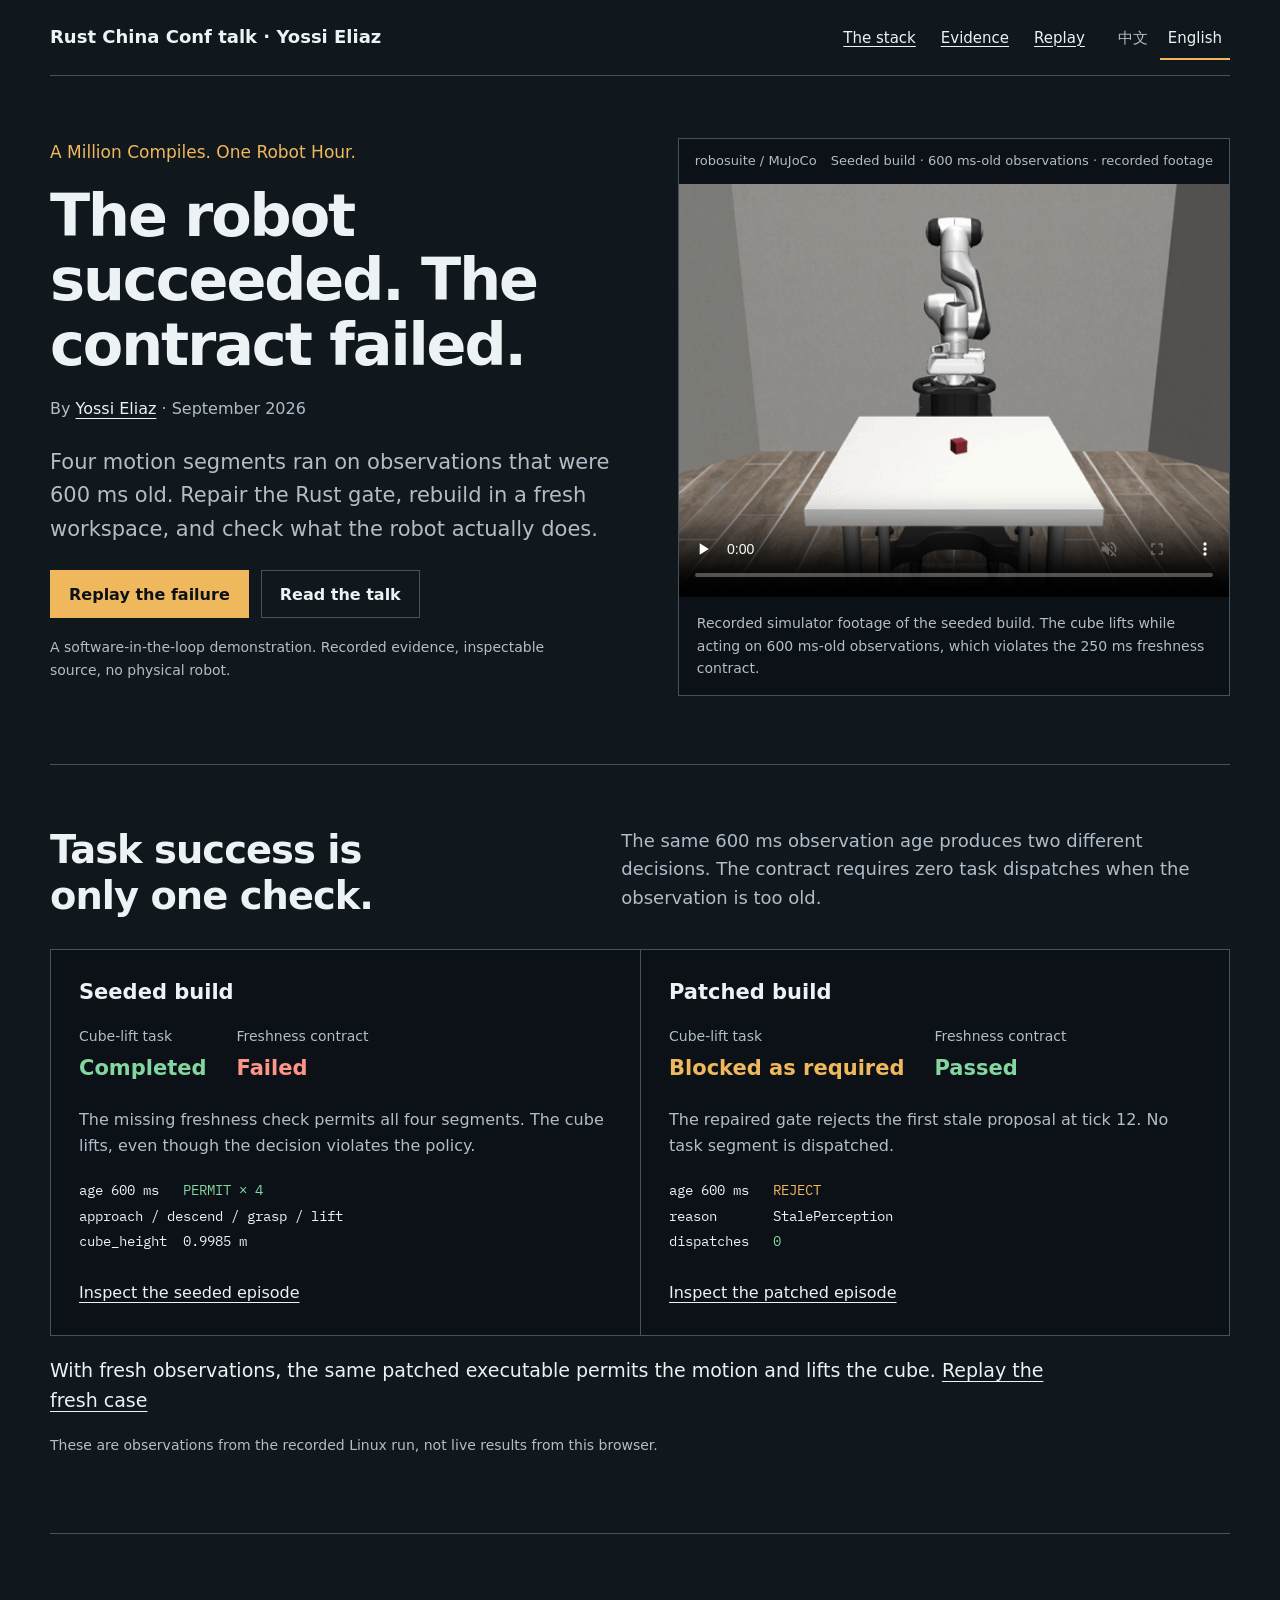
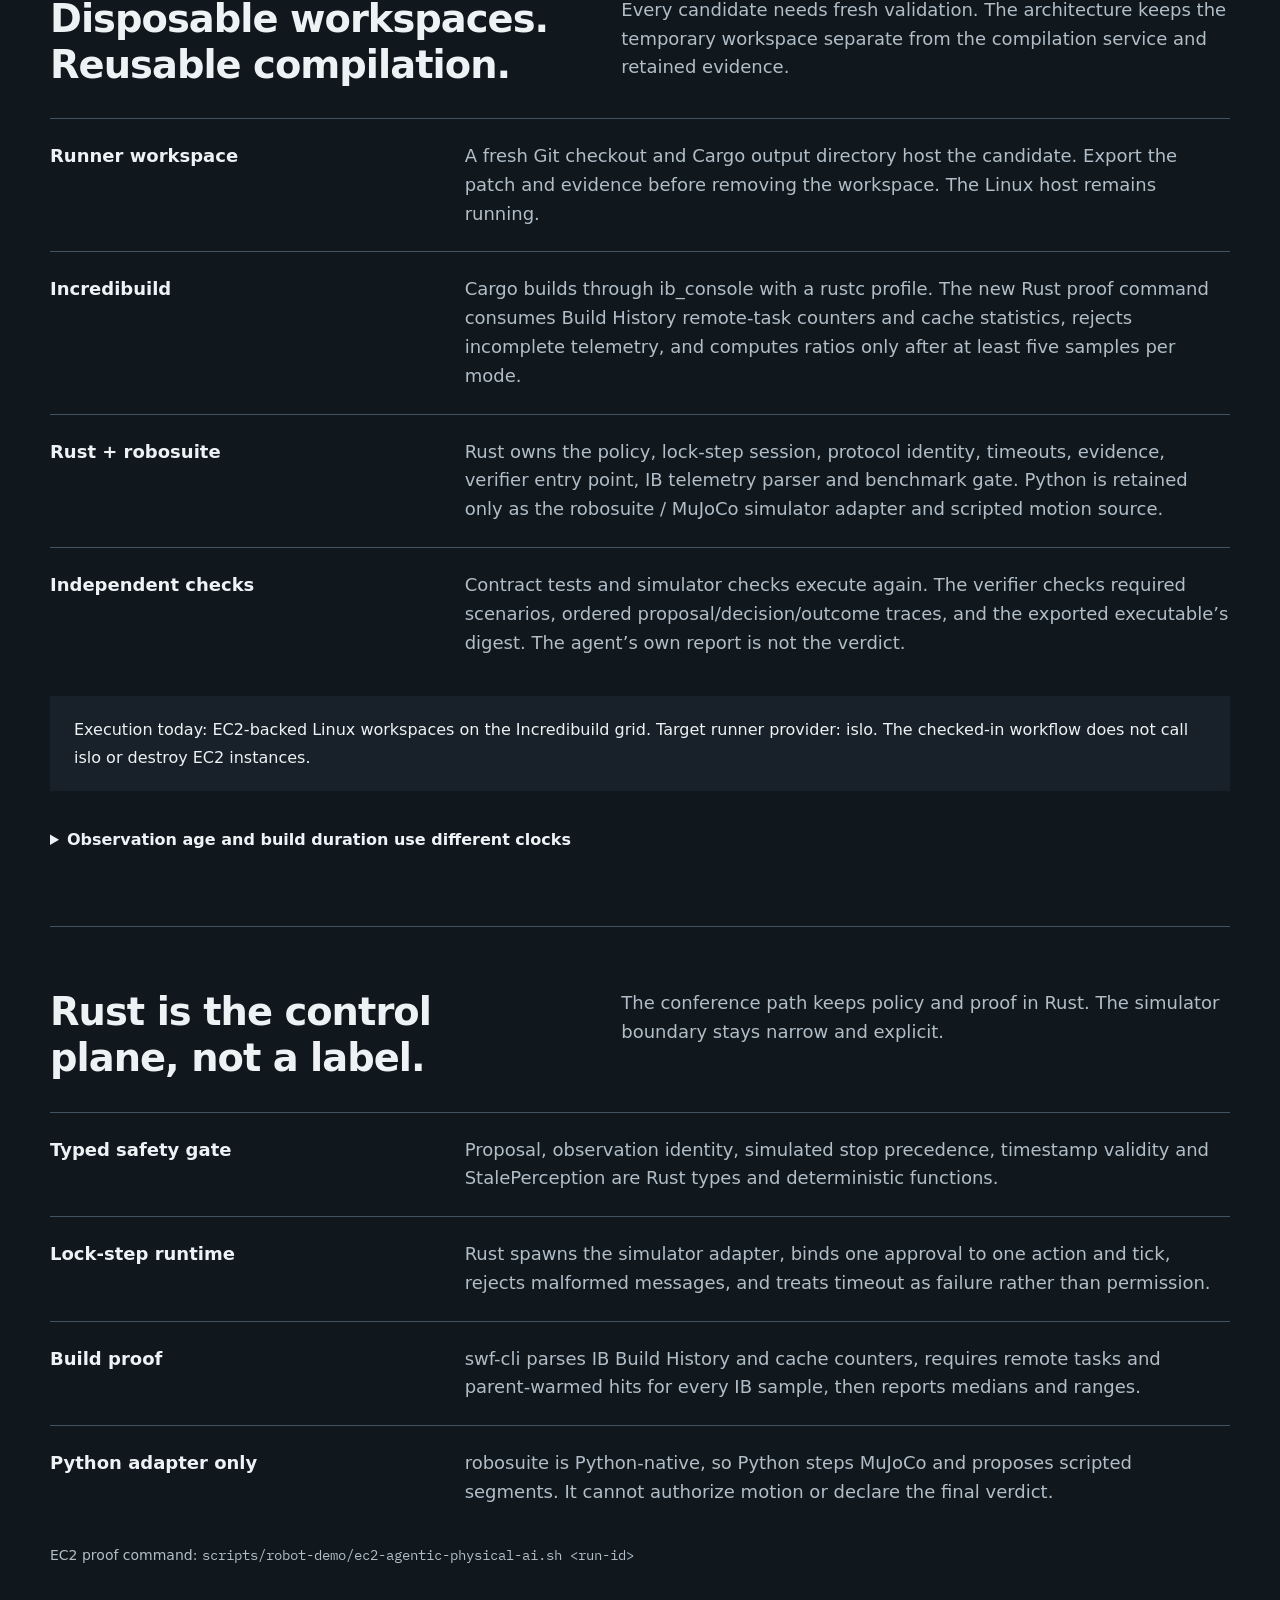
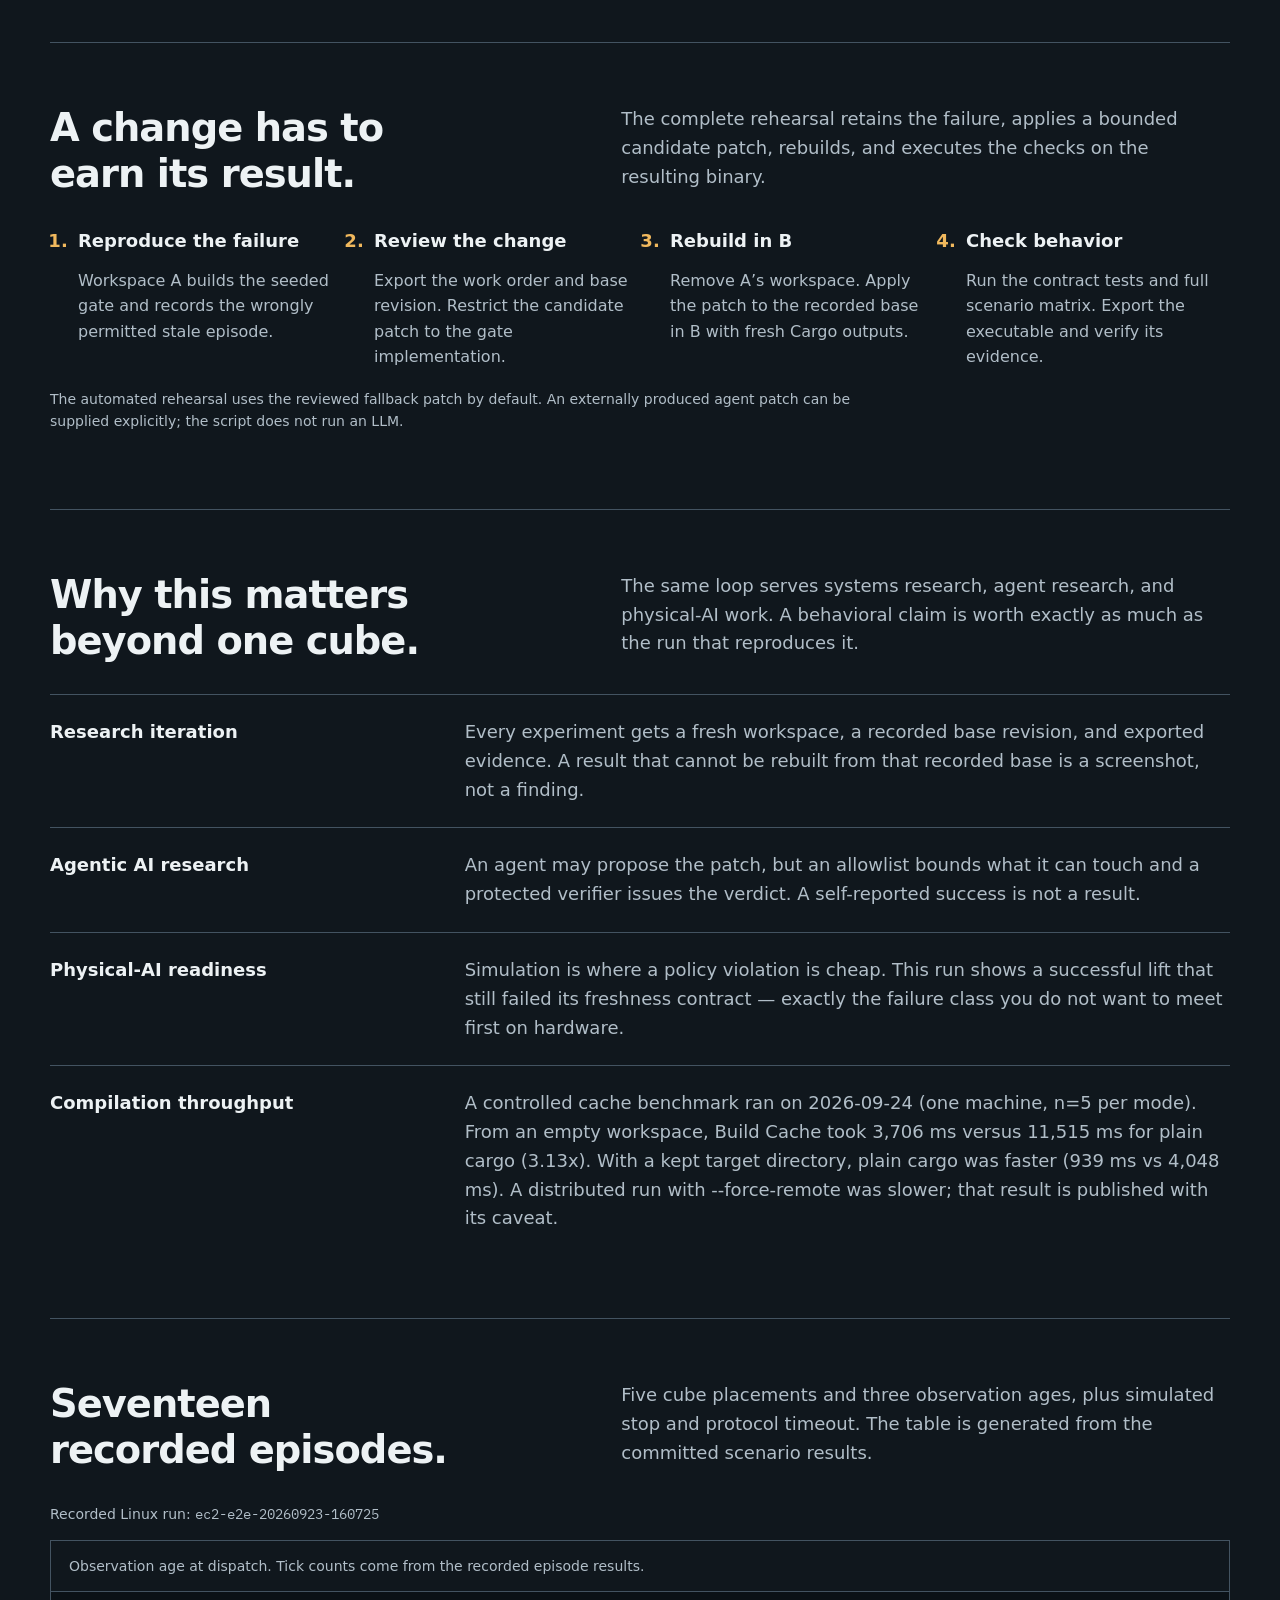
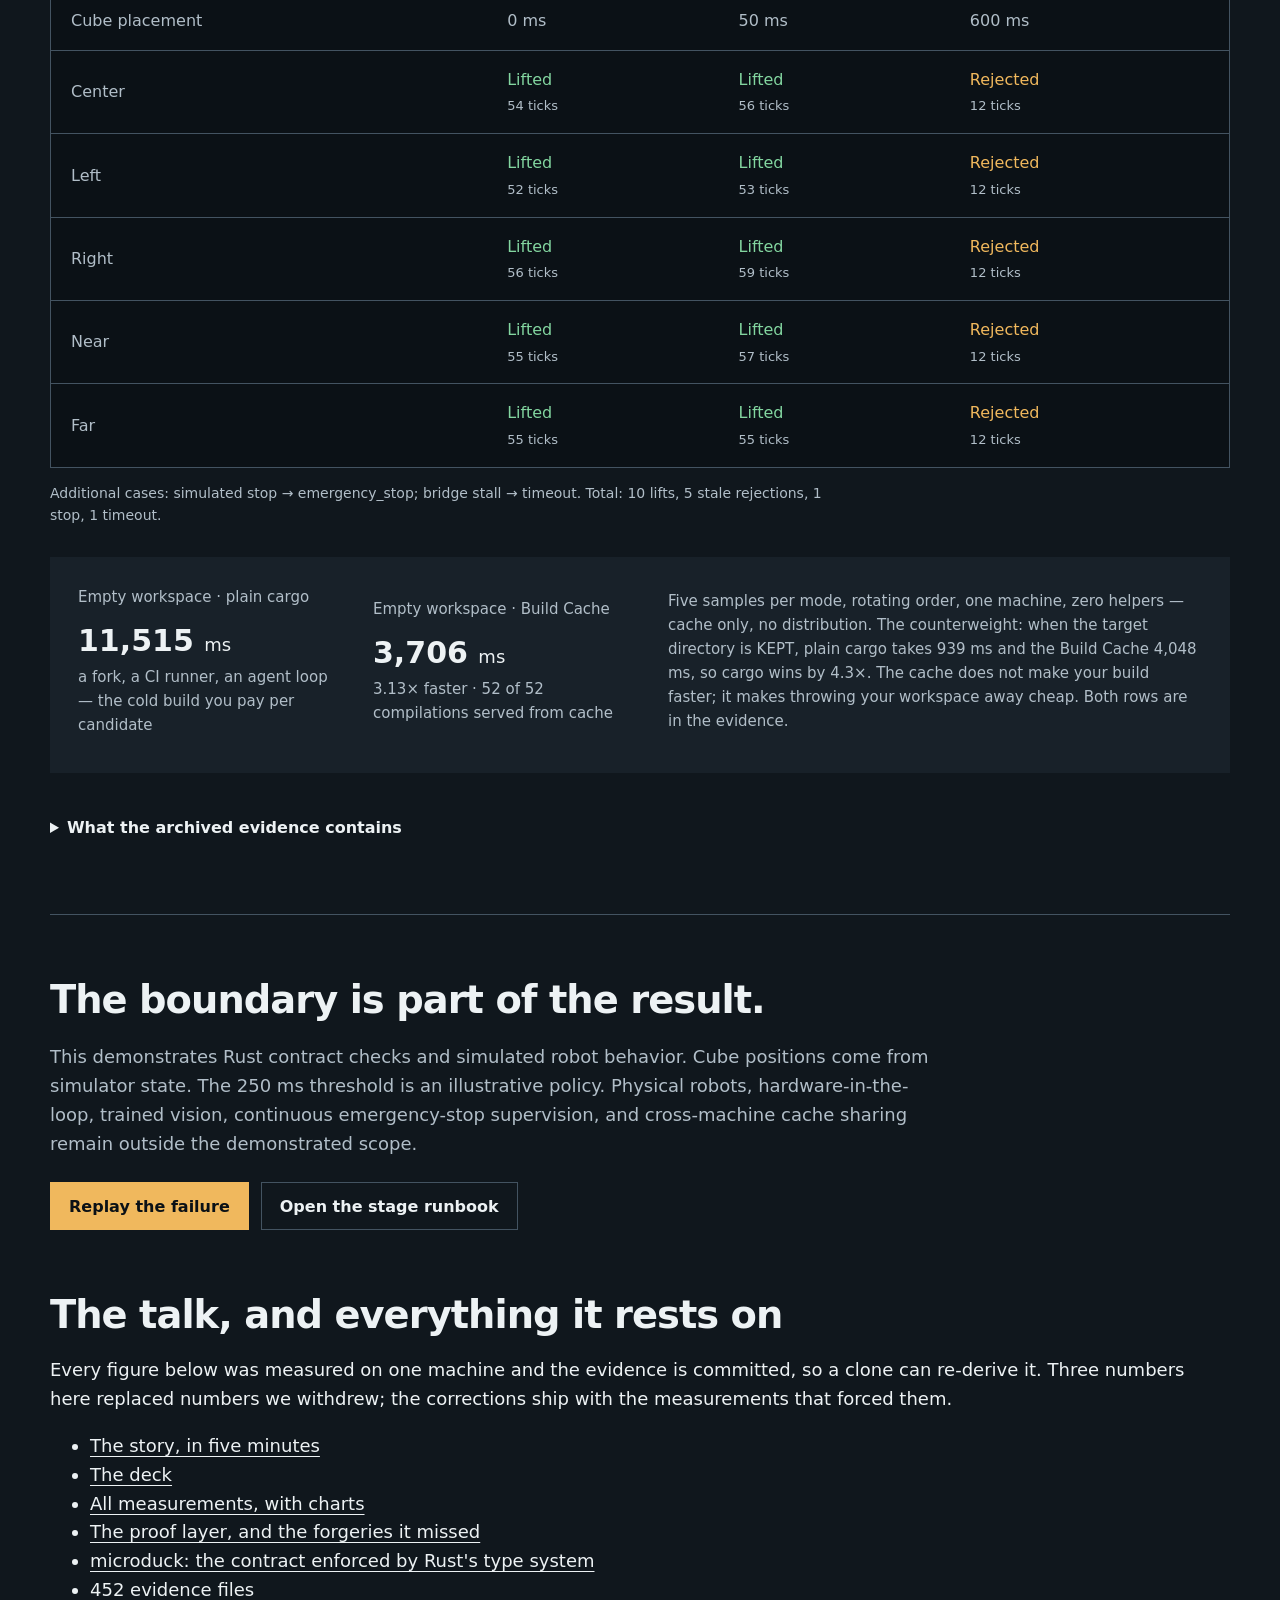
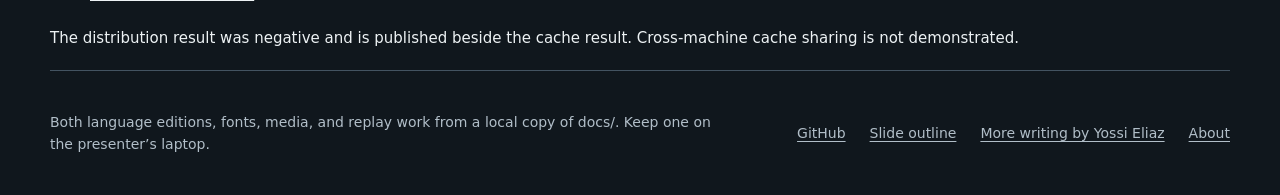
<file: docs/en/index.html>
<!doctype html>
<!-- Generated by scripts/site/build.py. Edit scripts/site/landing.html and copy.json. -->
<html lang="en">
<head>
  <meta charset="utf-8">
  <meta name="viewport" content="width=device-width, initial-scale=1">
  <base href="../">
  <title>A Million Compiles. One Robot Hour. — Yossi Eliaz</title>
  <meta name="description" content="A robot lifts the cube but violates its freshness contract. Follow the Rust repair, a fresh build through Incredibuild, and the recorded simulator evidence.">
  <meta name="theme-color" content="#10171d">
  <link rel="canonical" href="https://zozo123.github.io/rust-china-conf/en/">
  <link rel="alternate" hreflang="zh-CN" href="https://zozo123.github.io/rust-china-conf/">
  <link rel="alternate" hreflang="en" href="https://zozo123.github.io/rust-china-conf/en/">
  <link rel="alternate" hreflang="x-default" href="https://zozo123.github.io/rust-china-conf/">
  <meta property="og:title" content="A Million Compiles. One Robot Hour. — Yossi Eliaz">
  <meta property="og:description" content="A robot lifts the cube but violates its freshness contract. Follow the Rust repair, a fresh build through Incredibuild, and the recorded simulator evidence.">
  <meta property="og:url" content="https://zozo123.github.io/rust-china-conf/en/">
  <meta name="author" content="Yossi Eliaz">
  <meta property="og:image" content="https://zozo123.github.io/rust-china-conf/assets/og-card.png">
  <meta property="og:image:width" content="1200">
  <meta property="og:image:height" content="630">
  <meta property="og:image:alt" content="Share card: A Million Compiles. One Robot Hour. Yossi Eliaz, Rust and simulation demo, with a simulator frame of a Panda arm and a cube.">
  <meta property="og:type" content="article">
  <meta name="twitter:card" content="summary_large_image">
  <script type="application/ld+json">{"@context": "https://schema.org", "@type": "TechArticle", "headline": "A Million Compiles. One Robot Hour.", "description": "A robot lifts the cube but violates its freshness contract. Follow the Rust repair, a fresh build through Incredibuild, and the recorded simulator evidence.", "inLanguage": "en", "url": "https://zozo123.github.io/rust-china-conf/en/", "image": "https://zozo123.github.io/rust-china-conf/assets/og-card.png", "datePublished": "2026-09-23", "dateModified": "2026-10-22", "author": {"@id": "https://yossieliaz.netlify.app/#person", "@type": "Person", "name": "Yossi Eliaz", "url": "https://yossieliaz.netlify.app/", "sameAs": ["https://github.com/zozo123", "https://www.linkedin.com/in/yossi-eliaz/"]}, "isBasedOn": {"@type": "SoftwareSourceCode", "codeRepository": "https://github.com/zozo123/rust-china-conf", "url": "https://github.com/zozo123/rust-china-conf"}}</script>
  <link rel="stylesheet" href="assets/fonts/fonts.css">
  <link rel="stylesheet" href="assets/site.css">
</head>
<body>
  <a class="skip" href="en/index.html#main">Skip to main content</a>
  <header class="shell">
    <nav class="nav" aria-label="Main navigation">
      <a class="brand" href="en/index.html">Rust China Conf talk · Yossi Eliaz</a>
      <a href="en/index.html#stack">The stack</a>
      <a href="en/index.html#evidence">Evidence</a>
      <a class="nav-replay" href="demo/index.html?lang=en&amp;play=seeded">Replay</a>
      <div class="language" role="group" aria-label="Language">
        <a href="index.html" lang="zh-CN" >中文</a>
        <a href="en/index.html" lang="en" aria-current="page">English</a>
      </div>
    </nav>
  </header>
  <main id="main">
    <section class="hero shell">
      <div>
        <p class="conference-title">A Million Compiles. One Robot Hour.</p>
        <h1>The robot succeeded. The contract failed.</h1>
        <p class="byline">By <a href="https://zozo123.github.io/">Yossi Eliaz</a> · September 2026</p>
        <p class="lead">Four motion segments ran on observations that were 600 ms old. Repair the Rust gate, rebuild in a fresh workspace, and check what the robot actually does.</p>
        <div class="actions">
          <a class="button primary" href="demo/index.html?lang=en&amp;play=seeded">Replay the failure</a>
          <a class="button" href="https://github.com/zozo123/rust-china-conf/blob/main/docs/talk/talk-25min.en.md">Read the talk</a>
        </div>
        <p class="scope-line">A software-in-the-loop demonstration. Recorded evidence, inspectable source, no physical robot.</p>
      </div>
      <figure class="film">
        <div class="film-bar"><span>robosuite / MuJoCo</span><span>Seeded build · 600 ms-old observations · recorded footage</span></div>
        <video width="512" height="384" controls muted playsinline preload="none"
               poster="assets/robot-stale_600ms-poster.png" aria-label="Recorded simulator footage of a Panda arm approaching, grasping, and lifting a cube." aria-describedby="video-description">
          <source src="assets/robot-stale_600ms.mp4" type="video/mp4">
          <img src="assets/robot-stale_600ms-poster.png" width="512" height="384" alt="Recorded simulator footage of a Panda arm approaching, grasping, and lifting a cube.">
        </video>
        <figcaption id="video-description">Recorded simulator footage of the seeded build. The cube lifts while acting on 600 ms-old observations, which violates the 250 ms freshness contract.</figcaption>
      </figure>
    </section>

    <section class="shell section" id="behavior" aria-labelledby="behavior-title">
      <div class="section-head"><h2 id="behavior-title">Task success is only one check.</h2><p>The same 600 ms observation age produces two different decisions. The contract requires zero task dispatches when the observation is too old.</p></div>
      <div class="comparison">
        <article>
          <h3>Seeded build</h3>
          <dl class="verdicts"><div><dt>Cube-lift task</dt><dd class="good">Completed</dd></div><div><dt>Freshness contract</dt><dd class="bad">Failed</dd></div></dl>
          <p>The missing freshness check permits all four segments. The cube lifts, even though the decision violates the policy.</p>
          <pre aria-label="Recorded seeded episode trace">age 600 ms   <span class="good">PERMIT × 4</span>
approach / descend / grasp / lift
cube_height  0.9985 m</pre>
          <a href="demo/index.html?lang=en&amp;play=seeded">Inspect the seeded episode</a>
        </article>
        <article>
          <h3>Patched build</h3>
          <dl class="verdicts"><div><dt>Cube-lift task</dt><dd class="warn">Blocked as required</dd></div><div><dt>Freshness contract</dt><dd class="good">Passed</dd></div></dl>
          <p>The repaired gate rejects the first stale proposal at tick 12. No task segment is dispatched.</p>
          <pre aria-label="Recorded patched stale episode trace">age 600 ms   <span class="warn">REJECT</span>
reason       StalePerception
dispatches   <span class="good">0</span></pre>
          <a href="demo/index.html?lang=en&amp;play=stale">Inspect the patched episode</a>
        </article>
      </div>
      <p class="payoff">With fresh observations, the same patched executable permits the motion and lifts the cube. <a href="demo/index.html?lang=en&amp;play=fresh">Replay the fresh case</a></p>
      <p class="note">These are observations from the recorded Linux run, not live results from this browser.</p>
    </section>

    <section class="shell section" id="stack" aria-labelledby="stack-title">
      <div class="section-head"><h2 id="stack-title">Disposable workspaces. Reusable compilation.</h2><p>Every candidate needs fresh validation. The architecture keeps the temporary workspace separate from the compilation service and retained evidence.</p></div>
      <dl class="stack">
        <div><dt>Runner workspace</dt><dd>A fresh Git checkout and Cargo output directory host the candidate. Export the patch and evidence before removing the workspace. The Linux host remains running.</dd></div>
        <div><dt>Incredibuild</dt><dd>Cargo builds through ib_console with a rustc profile. The new Rust proof command consumes Build History remote-task counters and cache statistics, rejects incomplete telemetry, and computes ratios only after at least five samples per mode.</dd></div>
        <div><dt>Rust + robosuite</dt><dd>Rust owns the policy, lock-step session, protocol identity, timeouts, evidence, verifier entry point, IB telemetry parser and benchmark gate. Python is retained only as the robosuite / MuJoCo simulator adapter and scripted motion source.</dd></div>
        <div><dt>Independent checks</dt><dd>Contract tests and simulator checks execute again. The verifier checks required scenarios, ordered proposal/decision/outcome traces, and the exported executable’s digest. The agent’s own report is not the verdict.</dd></div>
      </dl>
      <p class="provider">Execution today: EC2-backed Linux workspaces on the Incredibuild grid. Target runner provider: islo. The checked-in workflow does not call islo or destroy EC2 instances.</p>
      <details><summary>Observation age and build duration use different clocks</summary><p>Observation age is simulation time minus capture time. The bridge advances at 20 Hz and requests authorization before each motion segment. A segment can contain several physics control steps. Build duration and protocol timeouts use wall time. This is not continuous control-step supervision.</p></details>
    </section>

    <section class="shell section" id="rust" aria-labelledby="rust-title">
      <div class="section-head"><h2 id="rust-title">Rust is the control plane, not a label.</h2><p>The conference path keeps policy and proof in Rust. The simulator boundary stays narrow and explicit.</p></div>
      <dl class="stack">
        <div><dt>Typed safety gate</dt><dd>Proposal, observation identity, simulated stop precedence, timestamp validity and StalePerception are Rust types and deterministic functions.</dd></div>
        <div><dt>Lock-step runtime</dt><dd>Rust spawns the simulator adapter, binds one approval to one action and tick, rejects malformed messages, and treats timeout as failure rather than permission.</dd></div>
        <div><dt>Build proof</dt><dd>swf-cli parses IB Build History and cache counters, requires remote tasks and parent-warmed hits for every IB sample, then reports medians and ranges.</dd></div>
        <div><dt>Python adapter only</dt><dd>robosuite is Python-native, so Python steps MuJoCo and proposes scripted segments. It cannot authorize motion or declare the final verdict.</dd></div>
      </dl>
      <p class="run-label"><span>EC2 proof command:</span>
        <code>scripts/robot-demo/ec2-agentic-physical-ai.sh &lt;run-id&gt;</code>
      </p>
    </section>

    <section class="shell section" id="loop" aria-labelledby="loop-title">
      <div class="section-head"><h2 id="loop-title">A change has to earn its result.</h2><p>The complete rehearsal retains the failure, applies a bounded candidate patch, rebuilds, and executes the checks on the resulting binary.</p></div>
      <ol class="steps">
        <li><h3>Reproduce the failure</h3><p>Workspace A builds the seeded gate and records the wrongly permitted stale episode.</p></li>
        <li><h3>Review the change</h3><p>Export the work order and base revision. Restrict the candidate patch to the gate implementation.</p></li>
        <li><h3>Rebuild in B</h3><p>Remove A’s workspace. Apply the patch to the recorded base in B with fresh Cargo outputs.</p></li>
        <li><h3>Check behavior</h3><p>Run the contract tests and full scenario matrix. Export the executable and verify its evidence.</p></li>
      </ol>
      <p class="note">The automated rehearsal uses the reviewed fallback patch by default. An externally produced agent patch can be supplied explicitly; the script does not run an LLM.</p>
    </section>

    <section class="shell section" id="value" aria-labelledby="value-title">
      <div class="section-head"><h2 id="value-title">Why this matters beyond one cube.</h2><p>The same loop serves systems research, agent research, and physical-AI work. A behavioral claim is worth exactly as much as the run that reproduces it.</p></div>
      <dl class="stack">
        <div><dt>Research iteration</dt><dd>Every experiment gets a fresh workspace, a recorded base revision, and exported evidence. A result that cannot be rebuilt from that recorded base is a screenshot, not a finding.</dd></div>
        <div><dt>Agentic AI research</dt><dd>An agent may propose the patch, but an allowlist bounds what it can touch and a protected verifier issues the verdict. A self-reported success is not a result.</dd></div>
        <div><dt>Physical-AI readiness</dt><dd>Simulation is where a policy violation is cheap. This run shows a successful lift that still failed its freshness contract — exactly the failure class you do not want to meet first on hardware.</dd></div>
        <div><dt>Compilation throughput</dt><dd>A controlled cache benchmark ran on 2026-09-24 (one machine, n=5 per mode). From an empty workspace, Build Cache took 3,706 ms versus 11,515 ms for plain cargo (3.13x). With a kept target directory, plain cargo was faster (939 ms vs 4,048 ms). A distributed run with --force-remote was slower; that result is published with its caveat.</dd></div>
      </dl>
    </section>

    <section class="shell section" id="evidence" aria-labelledby="evidence-title">
      <div class="section-head"><h2 id="evidence-title">Seventeen recorded episodes.</h2><p>Five cube placements and three observation ages, plus simulated stop and protocol timeout. The table is generated from the committed scenario results.</p></div>
      <p class="run-label"><span>Recorded Linux run:</span> <code>ec2-e2e-20260923-160725</code></p>
      <div class="table-scroll" role="region" aria-label="Recorded scenario results; scroll horizontally to see all observation ages" tabindex="0">
        <table>
          <caption>Observation age at dispatch. Tick counts come from the recorded episode results.</caption>
          <thead><tr><th scope="col">Cube placement</th><th scope="col">0 ms</th><th scope="col">50 ms</th><th scope="col">600 ms</th></tr></thead>
          <tbody><tr><th scope="row">Center</th><td class="good">Lifted<small>54 ticks</small></td><td class="good">Lifted<small>56 ticks</small></td><td class="warn">Rejected<small>12 ticks</small></td></tr>
<tr><th scope="row">Left</th><td class="good">Lifted<small>52 ticks</small></td><td class="good">Lifted<small>53 ticks</small></td><td class="warn">Rejected<small>12 ticks</small></td></tr>
<tr><th scope="row">Right</th><td class="good">Lifted<small>56 ticks</small></td><td class="good">Lifted<small>59 ticks</small></td><td class="warn">Rejected<small>12 ticks</small></td></tr>
<tr><th scope="row">Near</th><td class="good">Lifted<small>55 ticks</small></td><td class="good">Lifted<small>57 ticks</small></td><td class="warn">Rejected<small>12 ticks</small></td></tr>
<tr><th scope="row">Far</th><td class="good">Lifted<small>55 ticks</small></td><td class="good">Lifted<small>55 ticks</small></td><td class="warn">Rejected<small>12 ticks</small></td></tr></tbody>
        </table>
      </div>
      <p class="note">Additional cases: simulated stop → emergency_stop; bridge stall → timeout. Total: 10 lifts, 5 stale rejections, 1 stop, 1 timeout.</p>
      <div class="measurements">
        <div><p>Empty workspace · plain cargo</p><strong>11,515 <small>ms</small></strong><p class="warn">a fork, a CI runner, an agent loop — the cold build you pay per candidate</p></div>
        <div><p>Empty workspace · Build Cache</p><strong>3,706 <small>ms</small></strong><p class="warn">3.13× faster · 52 of 52 compilations served from cache</p></div>
        <p>Five samples per mode, rotating order, one machine, zero helpers — cache only, no distribution. The counterweight: when the target directory is KEPT, plain cargo takes 939 ms and the Build Cache 4,048 ms, so cargo wins by 4.3×. The cache does not make your build faster; it makes throwing your workspace away cheap. Both rows are in the evidence.</p>
      </div>
      <details><summary>What the archived evidence contains</summary><p>The historical run reported 10/10 Rust gate tests, which is still current. Its 88-of-88 verifier count is not: today&#x27;s protected verifier reports 17 scenarios. The archived 21.426 s / 21.948 s pair was never a cache benchmark and is not presented as one.</p><p><a href="https://github.com/zozo123/rust-china-conf/blob/main/docs/examples/README.en.md">Read the evidence notes</a> · <a href="https://github.com/zozo123/rust-china-conf/tree/main/docs/examples">Browse the original artifacts</a></p></details>
    </section>

    <section class="shell section scope" aria-labelledby="scope-title">
      <h2 id="scope-title">The boundary is part of the result.</h2>
      <p>This demonstrates Rust contract checks and simulated robot behavior. Cube positions come from simulator state. The 250 ms threshold is an illustrative policy. Physical robots, hardware-in-the-loop, trained vision, continuous emergency-stop supervision, and cross-machine cache sharing remain outside the demonstrated scope.</p>
      <div class="actions"><a class="button primary" href="demo/index.html?lang=en&amp;play=seeded">Replay the failure</a><a class="button" href="https://github.com/zozo123/rust-china-conf/blob/main/docs/talk/runbook-6min.en.md">Open the stage runbook</a></div>
    </section>
    <section class="shell">
      <h2>The talk, and everything it rests on</h2>
      <p>Every figure below was measured on one machine and the evidence is committed, so a clone can re-derive it. Three numbers here replaced numbers we withdrew; the corrections ship with the measurements that forced them.</p>
      <ul>
        <li><a href="story/">The story, in five minutes</a></li>
        <li><a href="https://github.com/zozo123/rust-china-conf/blob/main/docs/talk/slides.en.md">The deck</a></li>
        <li><a href="results/">All measurements, with charts</a></li>
        <li><a href="https://github.com/zozo123/rust-china-conf/blob/main/docs/results/proof-layer.md">The proof layer, and the forgeries it missed</a></li>
        <li><a href="results/#microduck">microduck: the contract enforced by Rust&#x27;s type system</a></li>
        <li><a href="https://github.com/zozo123/rust-china-conf/tree/main/evidence">452 evidence files</a></li>
      </ul>
      <p><small>The distribution result was negative and is published beside the cache result. Cross-machine cache sharing is not demonstrated.</small></p>
    </section>
  </main>
  <footer class="shell"><p>Both language editions, fonts, media, and replay work from a local copy of docs/. Keep one on the presenter’s laptop.</p><a href="https://github.com/zozo123/rust-china-conf">GitHub</a><a href="https://github.com/zozo123/rust-china-conf/blob/main/docs/talk/slides.en.md">Slide outline</a><a href="https://zozo123.github.io/">More writing by Yossi Eliaz</a><a href="https://yossieliaz.netlify.app/">About</a></footer>
  <script>
    // Compatibility for existing shared ?lang= links. Both editions also work without JS.
    (function () {
      var requested = new URLSearchParams(location.search).get('lang');
      if ((requested === 'en' || requested === 'zh') && requested !== 'en') {
        var target = new URL(requested === 'en' ? 'en/index.html' : 'index.html', document.baseURI);
        target.hash = location.hash;
        location.replace(target.href);
      }
    })();
  </script>
</body>
</html>
</file>
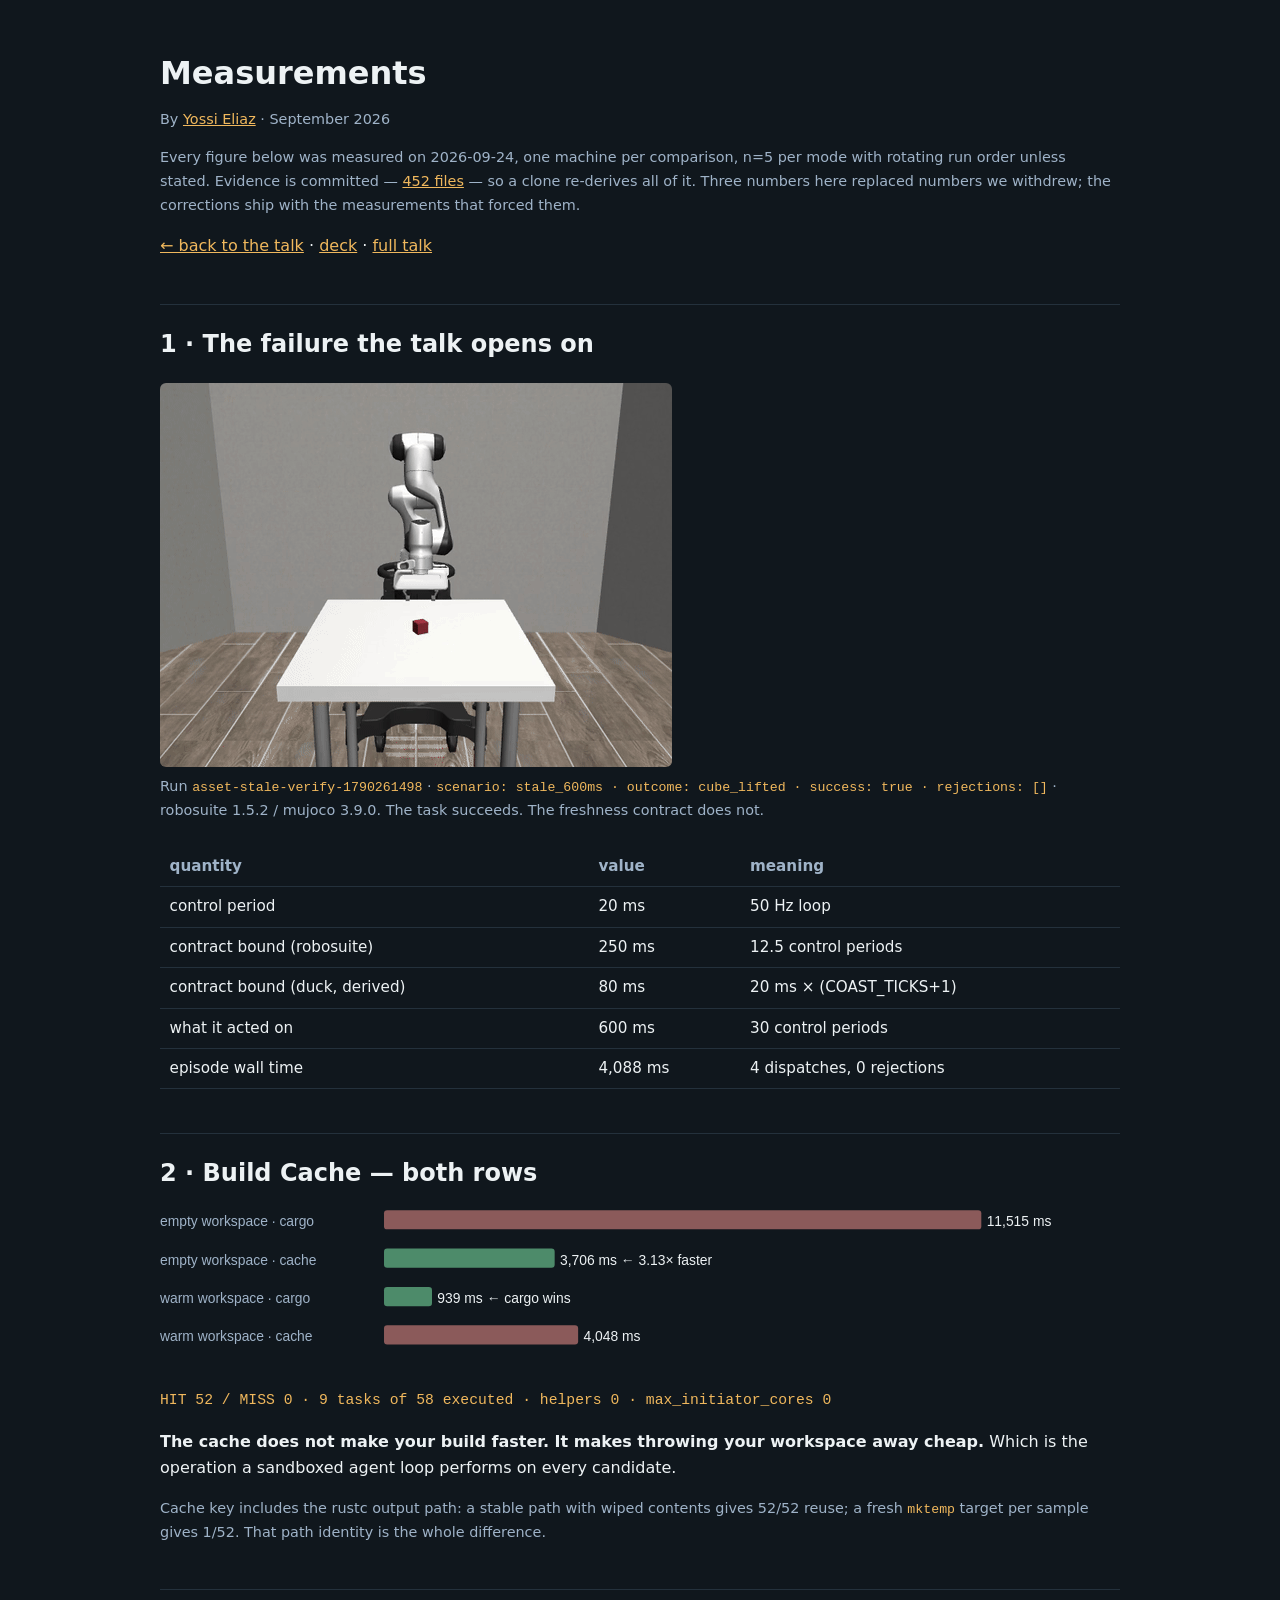
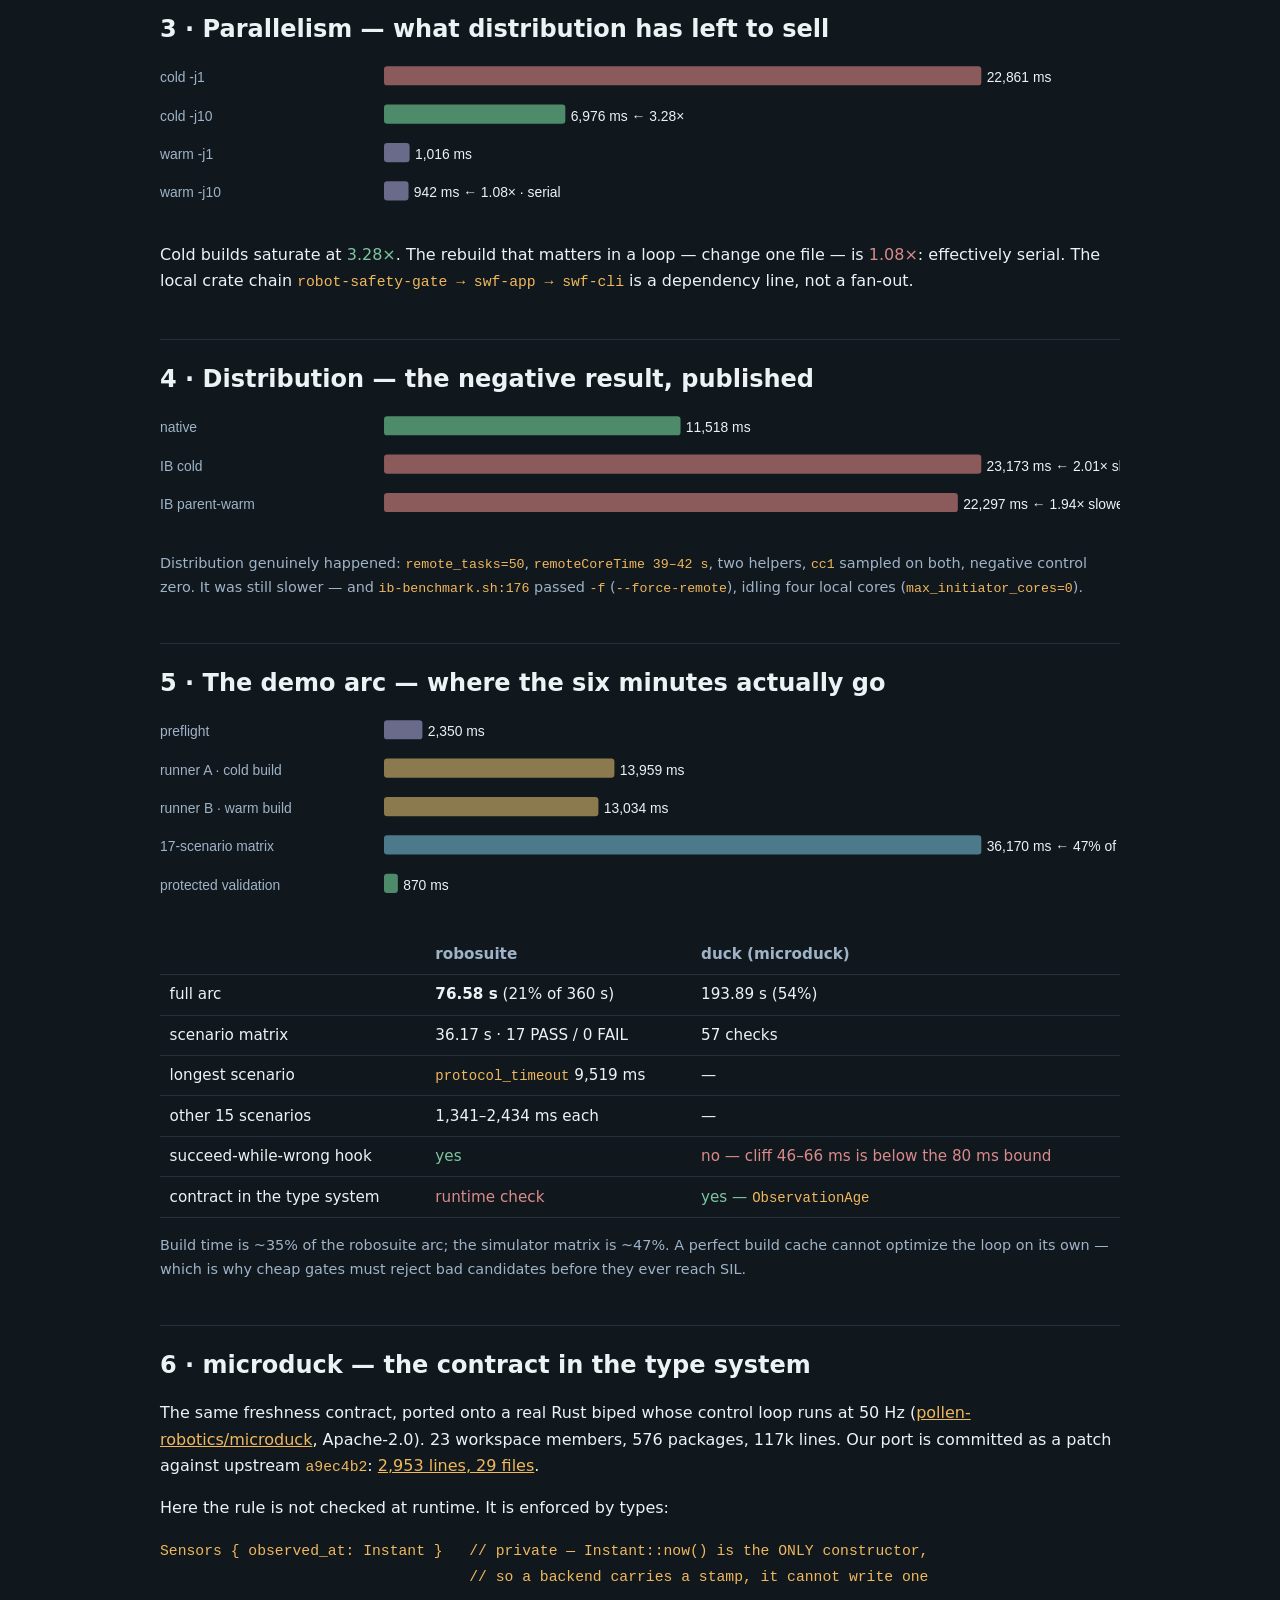
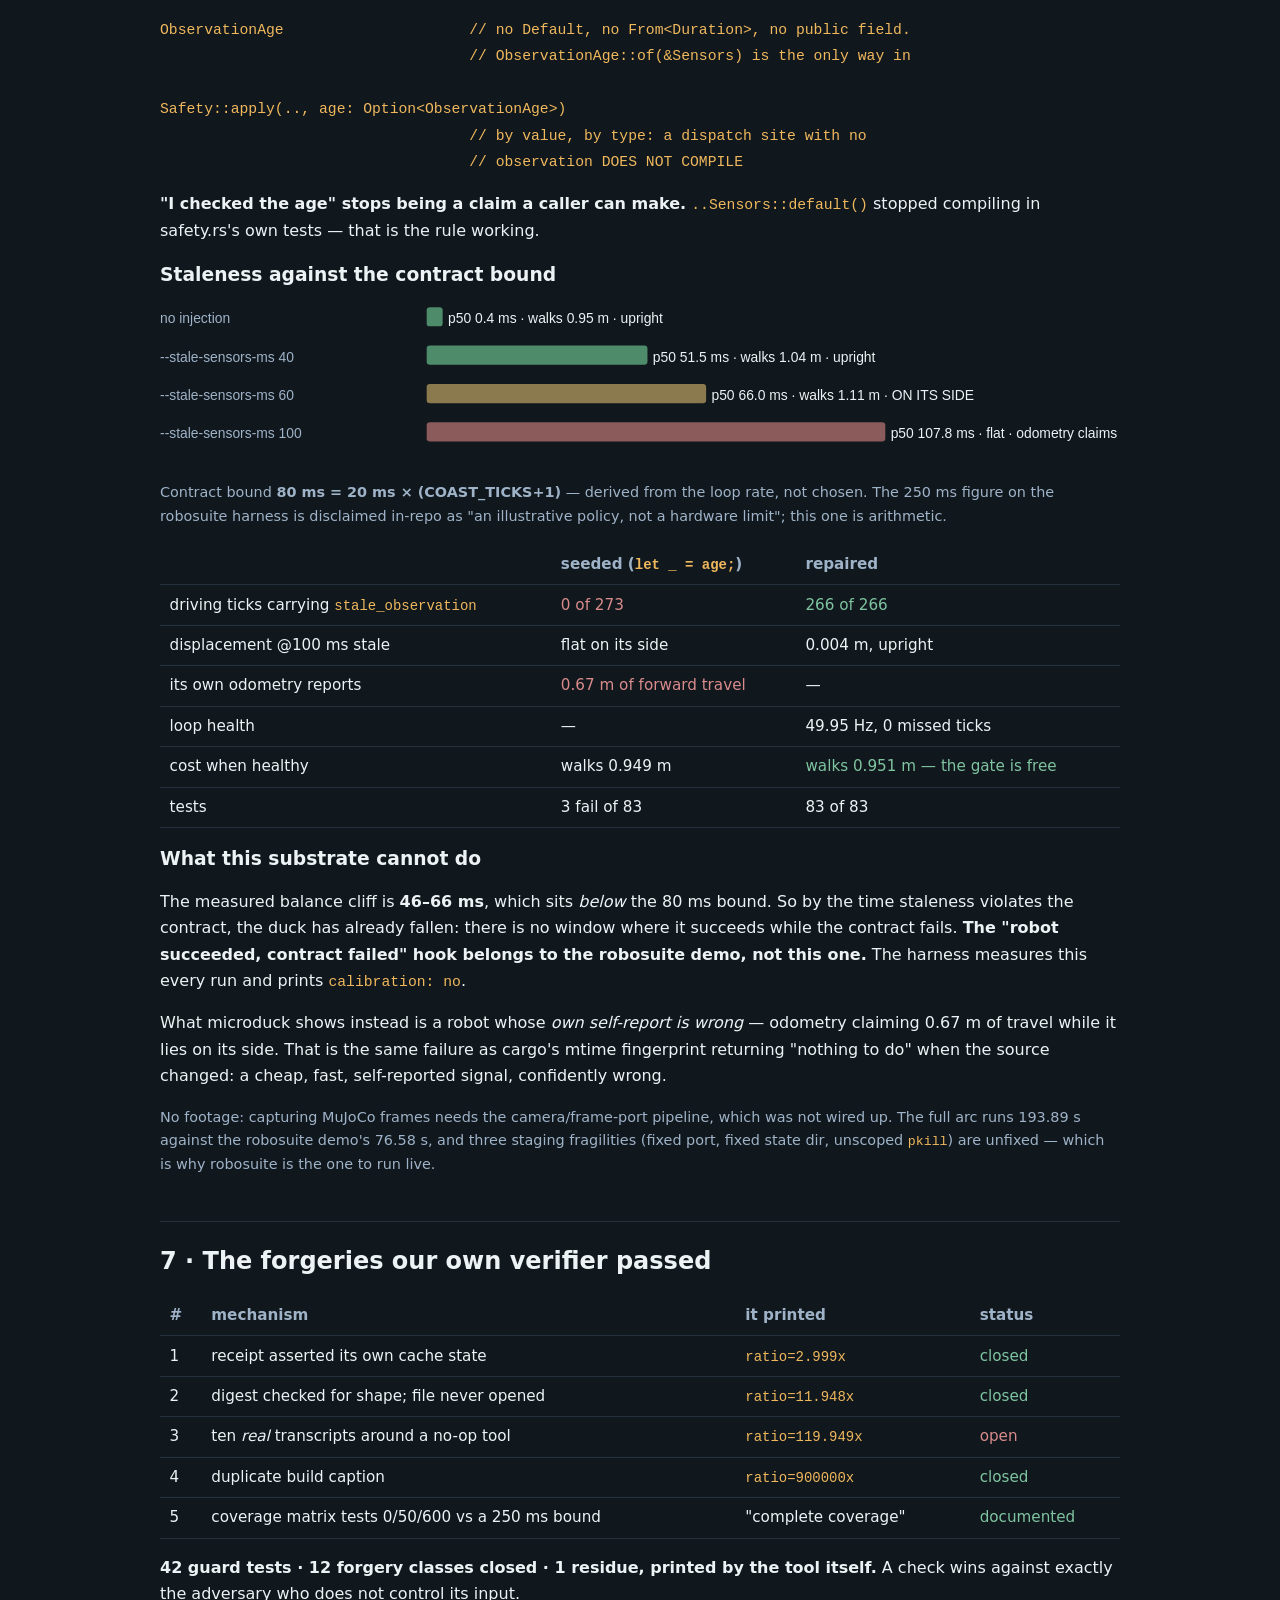
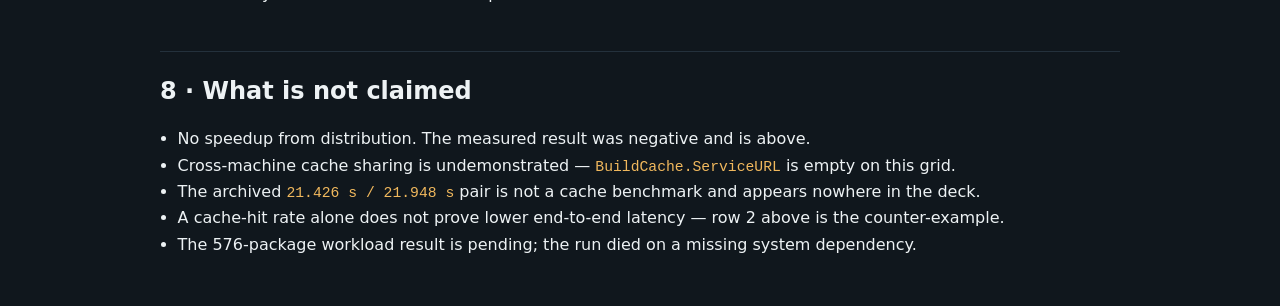
<file: docs/results/index.html>
<!doctype html>
<html lang="en"><head>
<meta charset="utf-8"><meta name="viewport" content="width=device-width,initial-scale=1">
<title>Measurements — Rust China Conf</title>
<meta name="description" content="Measurements behind the Rust China Conf demo by Yossi Eliaz (2026-09-24, n=5 per mode): build cache, parallelism, distribution, and microduck.">
<meta name="author" content="Yossi Eliaz">
<link rel="canonical" href="https://zozo123.github.io/rust-china-conf/results/">
<meta property="og:title" content="Measurements — Rust China Conf talk by Yossi Eliaz">
<meta property="og:description" content="Measurements behind the Rust China Conf demo by Yossi Eliaz (2026-09-24, n=5 per mode): build cache, parallelism, distribution, and microduck.">
<meta property="og:url" content="https://zozo123.github.io/rust-china-conf/results/">
<meta property="og:type" content="article">
<meta property="og:image" content="https://zozo123.github.io/rust-china-conf/assets/og-card.png">
<meta property="og:image:width" content="1200">
<meta property="og:image:height" content="630">
<meta property="og:image:alt" content="Share card: A Million Compiles. One Robot Hour. Yossi Eliaz, Rust and simulation demo.">
<meta name="twitter:card" content="summary_large_image">
<style>
 :root { color-scheme: dark; }
 body { background:#10171d; color:#edf2f4; font:16px/1.65 -apple-system,system-ui,sans-serif; margin:0; }
 .shell { max-width:960px; margin:0 auto; padding:2rem 1.25rem; }
 h1,h2,h3 { line-height:1.25; }
 h1 { font-size:2rem; margin-bottom:.25rem; }
 h2 { margin-top:2.75rem; border-top:1px solid #24313c; padding-top:1.5rem; }
 a { color:#f0b85d; }
 code { color:#f0b85d; font-size:.92em; }
 table { border-collapse:collapse; width:100%; margin:1rem 0; font-size:.95rem; }
 th,td { text-align:left; padding:.45rem .6rem; border-bottom:1px solid #24313c; }
 th { color:#9fb3c8; font-weight:600; }
 .lbl { fill:#9fb3c8; font:13px sans-serif; }
 .val { fill:#edf2f4; font:13px sans-serif; }
 .note { color:#9fb3c8; font-size:.9rem; }
 .win { color:#7fc4a0; } .lose { color:#d98b8b; }
 pre { overflow-x:auto; }
 td code { overflow-wrap:anywhere; }
 figure { margin:1.5rem 0; } img { max-width:100%; border-radius:6px; }
 ul { padding-left:1.1rem; }
</style></head><body><main class="shell">

<h1>Measurements</h1>
<p class="note">By <a href="https://zozo123.github.io/">Yossi Eliaz</a> · September 2026</p>
<p class="note">Every figure below was measured on 2026-09-24, one machine per comparison,
n=5 per mode with rotating run order unless stated. Evidence is committed —
<a href="https://github.com/zozo123/rust-china-conf/tree/main/evidence">452 files</a> — so a clone
re-derives all of it. Three numbers here replaced numbers we withdrew; the corrections ship with
the measurements that forced them.</p>
<p><a href="../">← back to the talk</a> · <a href="https://github.com/zozo123/rust-china-conf/blob/main/docs/talk/slides.en.md">deck</a> ·
<a href="https://github.com/zozo123/rust-china-conf/blob/main/docs/talk/presentation.md">full talk</a></p>

<h2>1 · The failure the talk opens on</h2>
<figure>
  <img src="../assets/robot-stale_600ms.gif" alt="Simulated arm lifting a cube while acting on a 600 ms stale observation">
  <figcaption class="note">Run <code>asset-stale-verify-1790261498</code> ·
  <code>scenario: stale_600ms · outcome: cube_lifted · success: true · rejections: []</code> ·
  robosuite 1.5.2 / mujoco 3.9.0. The task succeeds. The freshness contract does not.</figcaption>
</figure>
<table>
<tr><th>quantity</th><th>value</th><th>meaning</th></tr>
<tr><td>control period</td><td>20 ms</td><td>50 Hz loop</td></tr>
<tr><td>contract bound (robosuite)</td><td>250 ms</td><td>12.5 control periods</td></tr>
<tr><td>contract bound (duck, derived)</td><td>80 ms</td><td>20 ms × (COAST_TICKS+1)</td></tr>
<tr><td>what it acted on</td><td>600 ms</td><td>30 control periods</td></tr>
<tr><td>episode wall time</td><td>4,088 ms</td><td>4 dispatches, 0 rejections</td></tr>
</table>

<h2>2 · Build Cache — both rows</h2>
<svg viewBox="0 0 900 144" role="img" width="100%"><g transform="translate(0,0)"><text x="0" y="17" class="lbl">empty workspace · cargo</text><rect x="210" y="2" width="560" height="18" rx="3" fill="#8b5a5a"/><text x="775" y="17" class="val">11,515 ms</text></g><g transform="translate(0,36)"><text x="0" y="17" class="lbl">empty workspace · cache</text><rect x="210" y="2" width="160" height="18" rx="3" fill="#4d8b6a"/><text x="375" y="17" class="val">3,706 ms  ← 3.13× faster</text></g><g transform="translate(0,72)"><text x="0" y="17" class="lbl">warm workspace · cargo</text><rect x="210" y="2" width="45" height="18" rx="3" fill="#4d8b6a"/><text x="260" y="17" class="val">939 ms  ← cargo wins</text></g><g transform="translate(0,108)"><text x="0" y="17" class="lbl">warm workspace · cache</text><rect x="210" y="2" width="182" height="18" rx="3" fill="#8b5a5a"/><text x="397" y="17" class="val">4,048 ms</text></g></svg>
<p><code>HIT 52 / MISS 0 · 9 tasks of 58 executed · helpers 0 · max_initiator_cores 0</code></p>
<p><strong>The cache does not make your build faster. It makes throwing your workspace away
cheap.</strong> Which is the operation a sandboxed agent loop performs on every candidate.</p>
<p class="note">Cache key includes the rustc output path: a stable path with wiped contents gives
52/52 reuse; a fresh <code>mktemp</code> target per sample gives 1/52. That path identity is the
whole difference.</p>

<h2>3 · Parallelism — what distribution has left to sell</h2>
<svg viewBox="0 0 900 144" role="img" width="100%"><g transform="translate(0,0)"><text x="0" y="17" class="lbl">cold  -j1</text><rect x="210" y="2" width="560" height="18" rx="3" fill="#8b5a5a"/><text x="775" y="17" class="val">22,861 ms</text></g><g transform="translate(0,36)"><text x="0" y="17" class="lbl">cold  -j10</text><rect x="210" y="2" width="170" height="18" rx="3" fill="#4d8b6a"/><text x="385" y="17" class="val">6,976 ms  ← 3.28×</text></g><g transform="translate(0,72)"><text x="0" y="17" class="lbl">warm  -j1</text><rect x="210" y="2" width="24" height="18" rx="3" fill="#6a6a8b"/><text x="239" y="17" class="val">1,016 ms</text></g><g transform="translate(0,108)"><text x="0" y="17" class="lbl">warm  -j10</text><rect x="210" y="2" width="23" height="18" rx="3" fill="#6a6a8b"/><text x="238" y="17" class="val">942 ms  ← 1.08× · serial</text></g></svg>
<p>Cold builds saturate at <span class="win">3.28×</span>. The rebuild that matters in a loop —
change one file — is <span class="lose">1.08×</span>: effectively serial. The local crate chain
<code>robot-safety-gate → swf-app → swf-cli</code> is a dependency line, not a fan-out.</p>

<h2>4 · Distribution — the negative result, published</h2>
<svg viewBox="0 0 900 108" role="img" width="100%"><g transform="translate(0,0)"><text x="0" y="17" class="lbl">native</text><rect x="210" y="2" width="278" height="18" rx="3" fill="#4d8b6a"/><text x="493" y="17" class="val">11,518 ms</text></g><g transform="translate(0,36)"><text x="0" y="17" class="lbl">IB cold</text><rect x="210" y="2" width="560" height="18" rx="3" fill="#8b5a5a"/><text x="775" y="17" class="val">23,173 ms  ← 2.01× slower</text></g><g transform="translate(0,72)"><text x="0" y="17" class="lbl">IB parent-warm</text><rect x="210" y="2" width="538" height="18" rx="3" fill="#8b5a5a"/><text x="753" y="17" class="val">22,297 ms  ← 1.94× slower</text></g></svg>
<p class="note">Distribution genuinely happened: <code>remote_tasks=50</code>,
<code>remoteCoreTime 39–42 s</code>, two helpers, <code>cc1</code> sampled on both, negative control
zero. It was still slower — and <code>ib-benchmark.sh:176</code> passed <code>-f</code>
(<code>--force-remote</code>), idling four local cores (<code>max_initiator_cores=0</code>).</p>

<h2>5 · The demo arc — where the six minutes actually go</h2>
<svg viewBox="0 0 900 180" role="img" width="100%"><g transform="translate(0,0)"><text x="0" y="17" class="lbl">preflight</text><rect x="210" y="2" width="36" height="18" rx="3" fill="#6a6a8b"/><text x="251" y="17" class="val">2,350 ms</text></g><g transform="translate(0,36)"><text x="0" y="17" class="lbl">runner A · cold build</text><rect x="210" y="2" width="216" height="18" rx="3" fill="#8b7a4d"/><text x="431" y="17" class="val">13,959 ms</text></g><g transform="translate(0,72)"><text x="0" y="17" class="lbl">runner B · warm build</text><rect x="210" y="2" width="201" height="18" rx="3" fill="#8b7a4d"/><text x="416" y="17" class="val">13,034 ms</text></g><g transform="translate(0,108)"><text x="0" y="17" class="lbl">17-scenario matrix</text><rect x="210" y="2" width="560" height="18" rx="3" fill="#4d7a8b"/><text x="775" y="17" class="val">36,170 ms  ← 47% of the arc</text></g><g transform="translate(0,144)"><text x="0" y="17" class="lbl">protected validation</text><rect x="210" y="2" width="13" height="18" rx="3" fill="#4d8b6a"/><text x="228" y="17" class="val">870 ms</text></g></svg>
<table>
<tr><th></th><th>robosuite</th><th>duck (microduck)</th></tr>
<tr><td>full arc</td><td><strong>76.58 s</strong> (21% of 360 s)</td><td>193.89 s (54%)</td></tr>
<tr><td>scenario matrix</td><td>36.17 s · 17 PASS / 0 FAIL</td><td>57 checks</td></tr>
<tr><td>longest scenario</td><td><code>protocol_timeout</code> 9,519 ms</td><td>—</td></tr>
<tr><td>other 15 scenarios</td><td>1,341–2,434 ms each</td><td>—</td></tr>
<tr><td>succeed-while-wrong hook</td><td class="win">yes</td><td class="lose">no — cliff 46–66 ms is below the 80 ms bound</td></tr>
<tr><td>contract in the type system</td><td class="lose">runtime check</td><td class="win">yes — <code>ObservationAge</code></td></tr>
</table>
<p class="note">Build time is ~35% of the robosuite arc; the simulator matrix is ~47%. A perfect
build cache cannot optimize the loop on its own — which is why cheap gates must reject bad
candidates before they ever reach SIL.</p>

<h2 id="microduck">6 · microduck — the contract in the type system</h2>
<p>The same freshness contract, ported onto a real Rust biped whose control loop runs at 50 Hz
(<a href="https://github.com/pollen-robotics/microduck">pollen-robotics/microduck</a>, Apache-2.0).
23 workspace members, 576 packages, 117k lines. Our port is committed as a patch against upstream
<code>a9ec4b2</code>:
<a href="https://github.com/zozo123/rust-china-conf/blob/main/demo/microduck/safety-gate-port.patch">2,953 lines, 29 files</a>.</p>

<p>Here the rule is not checked at runtime. It is enforced by types:</p>
<pre><code>Sensors { observed_at: Instant }   // private — Instant::now() is the ONLY constructor,
                                   // so a backend carries a stamp, it cannot write one

ObservationAge                     // no Default, no From&lt;Duration&gt;, no public field.
                                   // ObservationAge::of(&amp;Sensors) is the only way in

Safety::apply(.., age: Option&lt;ObservationAge&gt;)
                                   // by value, by type: a dispatch site with no
                                   // observation DOES NOT COMPILE</code></pre>
<p><strong>"I checked the age" stops being a claim a caller can make.</strong>
<code>..Sensors::default()</code> stopped compiling in safety.rs's own tests — that is the rule working.</p>

<h3>Staleness against the contract bound</h3>
<svg viewBox="0 0 900 144" role="img" width="100%"><g transform="translate(0,0)"><text x="0" y="17" class="lbl">no injection</text><rect x="250" y="2" width="15" height="18" rx="3" fill="#4d8b6a"/><text x="270" y="17" class="val">p50 0.4 ms · walks 0.95 m · upright</text></g><g transform="translate(0,36)"><text x="0" y="17" class="lbl">--stale-sensors-ms 40</text><rect x="250" y="2" width="207" height="18" rx="3" fill="#4d8b6a"/><text x="462" y="17" class="val">p50 51.5 ms · walks 1.04 m · upright</text></g><g transform="translate(0,72)"><text x="0" y="17" class="lbl">--stale-sensors-ms 60</text><rect x="250" y="2" width="262" height="18" rx="3" fill="#8b7a4d"/><text x="517" y="17" class="val">p50 66.0 ms · walks 1.11 m · ON ITS SIDE</text></g><g transform="translate(0,108)"><text x="0" y="17" class="lbl">--stale-sensors-ms 100</text><rect x="250" y="2" width="430" height="18" rx="3" fill="#8b5a5a"/><text x="685" y="17" class="val">p50 107.8 ms · flat · odometry claims 0.67 m</text></g></svg>
<p class="note">Contract bound <strong>80 ms = 20 ms × (COAST_TICKS+1)</strong> — derived from the loop
rate, not chosen. The 250 ms figure on the robosuite harness is disclaimed in-repo as "an illustrative
policy, not a hardware limit"; this one is arithmetic.</p>

<table>
<tr><th></th><th>seeded (<code>let _ = age;</code>)</th><th>repaired</th></tr>
<tr><td>driving ticks carrying <code>stale_observation</code></td><td class="lose">0 of 273</td><td class="win">266 of 266</td></tr>
<tr><td>displacement @100 ms stale</td><td>flat on its side</td><td>0.004 m, upright</td></tr>
<tr><td>its own odometry reports</td><td class="lose">0.67 m of forward travel</td><td>—</td></tr>
<tr><td>loop health</td><td>—</td><td>49.95 Hz, 0 missed ticks</td></tr>
<tr><td>cost when healthy</td><td>walks 0.949 m</td><td class="win">walks 0.951 m — the gate is free</td></tr>
<tr><td>tests</td><td>3 fail of 83</td><td>83 of 83</td></tr>
</table>

<h3>What this substrate cannot do</h3>
<p>The measured balance cliff is <strong>46–66 ms</strong>, which sits <em>below</em> the 80 ms bound.
So by the time staleness violates the contract, the duck has already fallen: there is no window where
it succeeds while the contract fails. <strong>The "robot succeeded, contract failed" hook belongs to the
robosuite demo, not this one.</strong> The harness measures this every run and prints
<code>calibration: no</code>.</p>
<p>What microduck shows instead is a robot whose <em>own self-report is wrong</em> — odometry claiming
0.67 m of travel while it lies on its side. That is the same failure as cargo's mtime fingerprint
returning "nothing to do" when the source changed: a cheap, fast, self-reported signal, confidently wrong.</p>
<p class="note">No footage: capturing MuJoCo frames needs the camera/frame-port pipeline, which was not
wired up. The full arc runs 193.89 s against the robosuite demo's 76.58 s, and three staging
fragilities (fixed port, fixed state dir, unscoped <code>pkill</code>) are unfixed — which is why
robosuite is the one to run live.</p>

<h2>7 · The forgeries our own verifier passed</h2>
<table>
<tr><th>#</th><th>mechanism</th><th>it printed</th><th>status</th></tr>
<tr><td>1</td><td>receipt asserted its own cache state</td><td><code>ratio=2.999x</code></td><td class="win">closed</td></tr>
<tr><td>2</td><td>digest checked for shape; file never opened</td><td><code>ratio=11.948x</code></td><td class="win">closed</td></tr>
<tr><td>3</td><td>ten <em>real</em> transcripts around a no-op tool</td><td><code>ratio=119.949x</code></td><td class="lose">open</td></tr>
<tr><td>4</td><td>duplicate build caption</td><td><code>ratio=900000x</code></td><td class="win">closed</td></tr>
<tr><td>5</td><td>coverage matrix tests 0/50/600 vs a 250 ms bound</td><td>"complete coverage"</td><td class="win">documented</td></tr>
</table>
<p><strong>42 guard tests · 12 forgery classes closed · 1 residue, printed by the tool itself.</strong>
A check wins against exactly the adversary who does not control its input.</p>

<h2>8 · What is not claimed</h2>
<ul>
<li>No speedup from distribution. The measured result was negative and is above.</li>
<li>Cross-machine cache sharing is undemonstrated — <code>BuildCache.ServiceURL</code> is empty on this grid.</li>
<li>The archived <code>21.426 s / 21.948 s</code> pair is not a cache benchmark and appears nowhere in the deck.</li>
<li>A cache-hit rate alone does not prove lower end-to-end latency — row 2 above is the counter-example.</li>
<li>The 576-package workload result is pending; the run died on a missing system dependency.</li>
</ul>

</main></body></html>
</file>
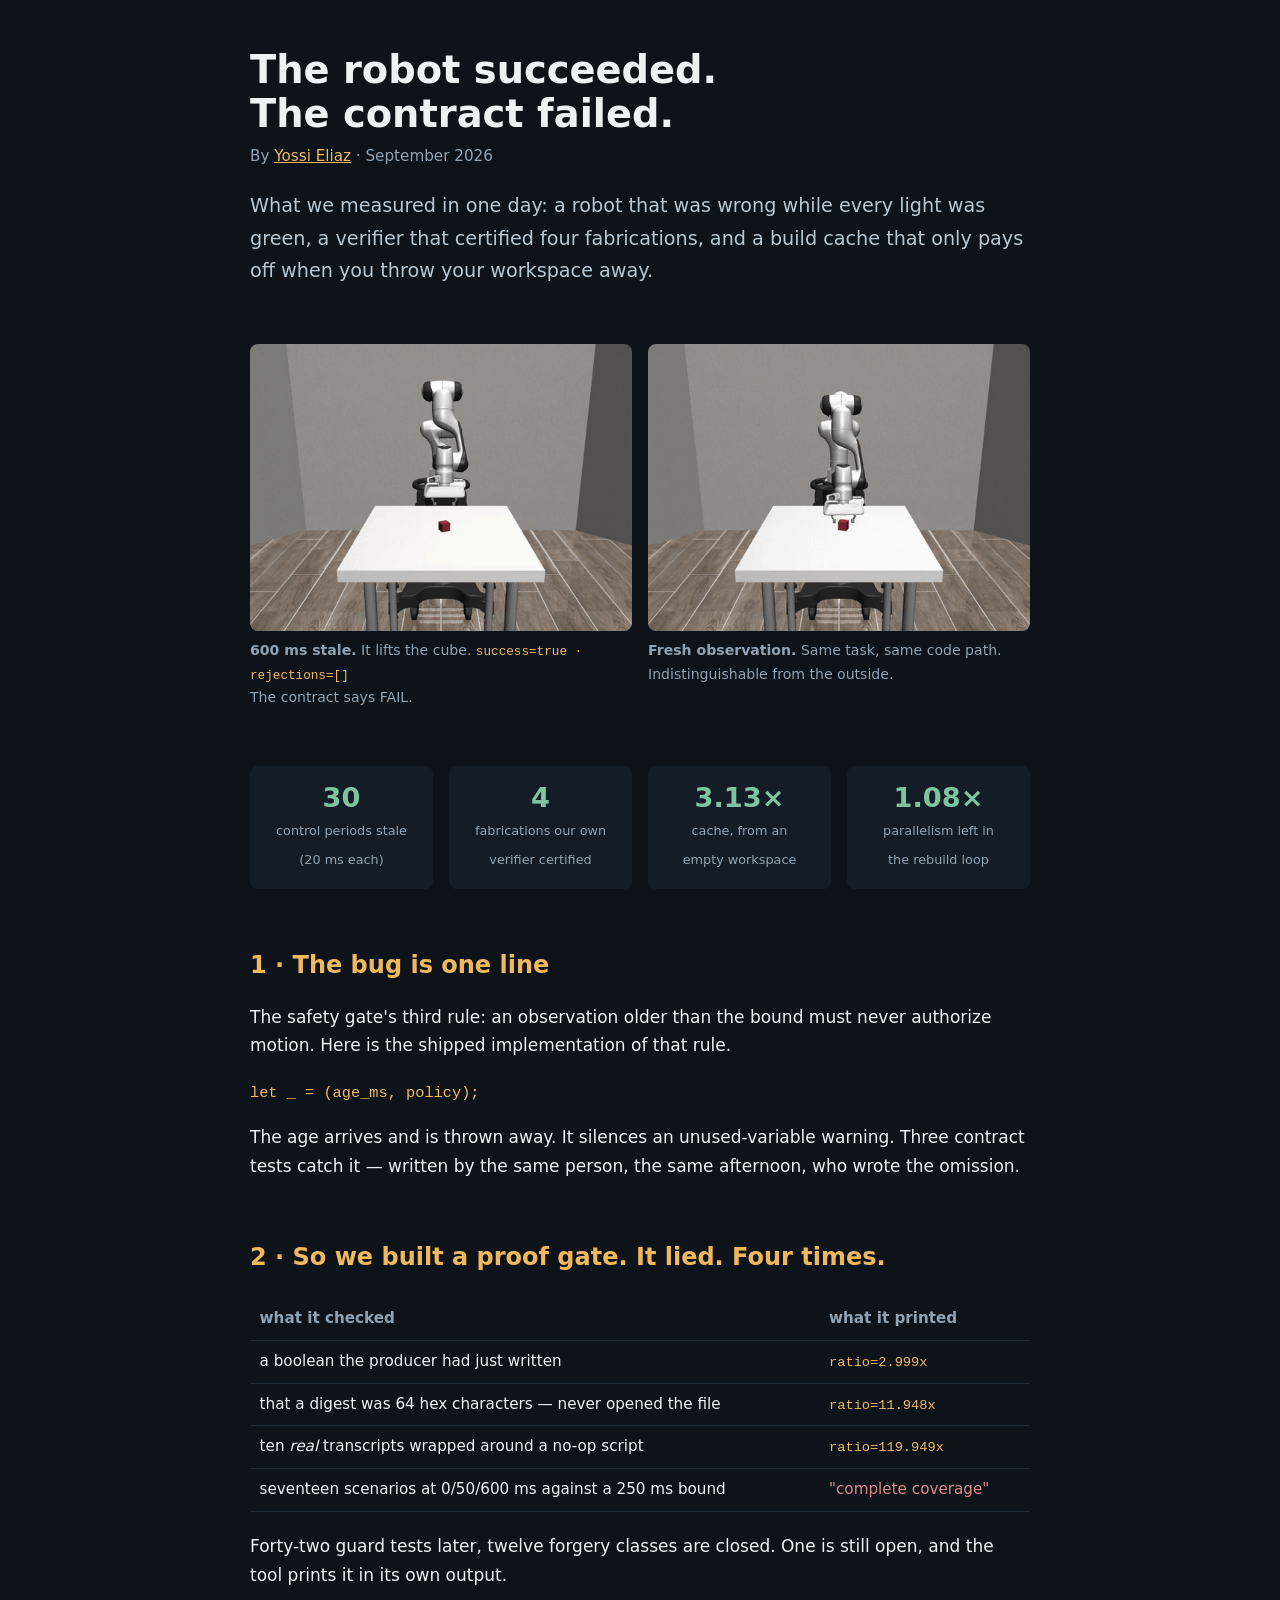
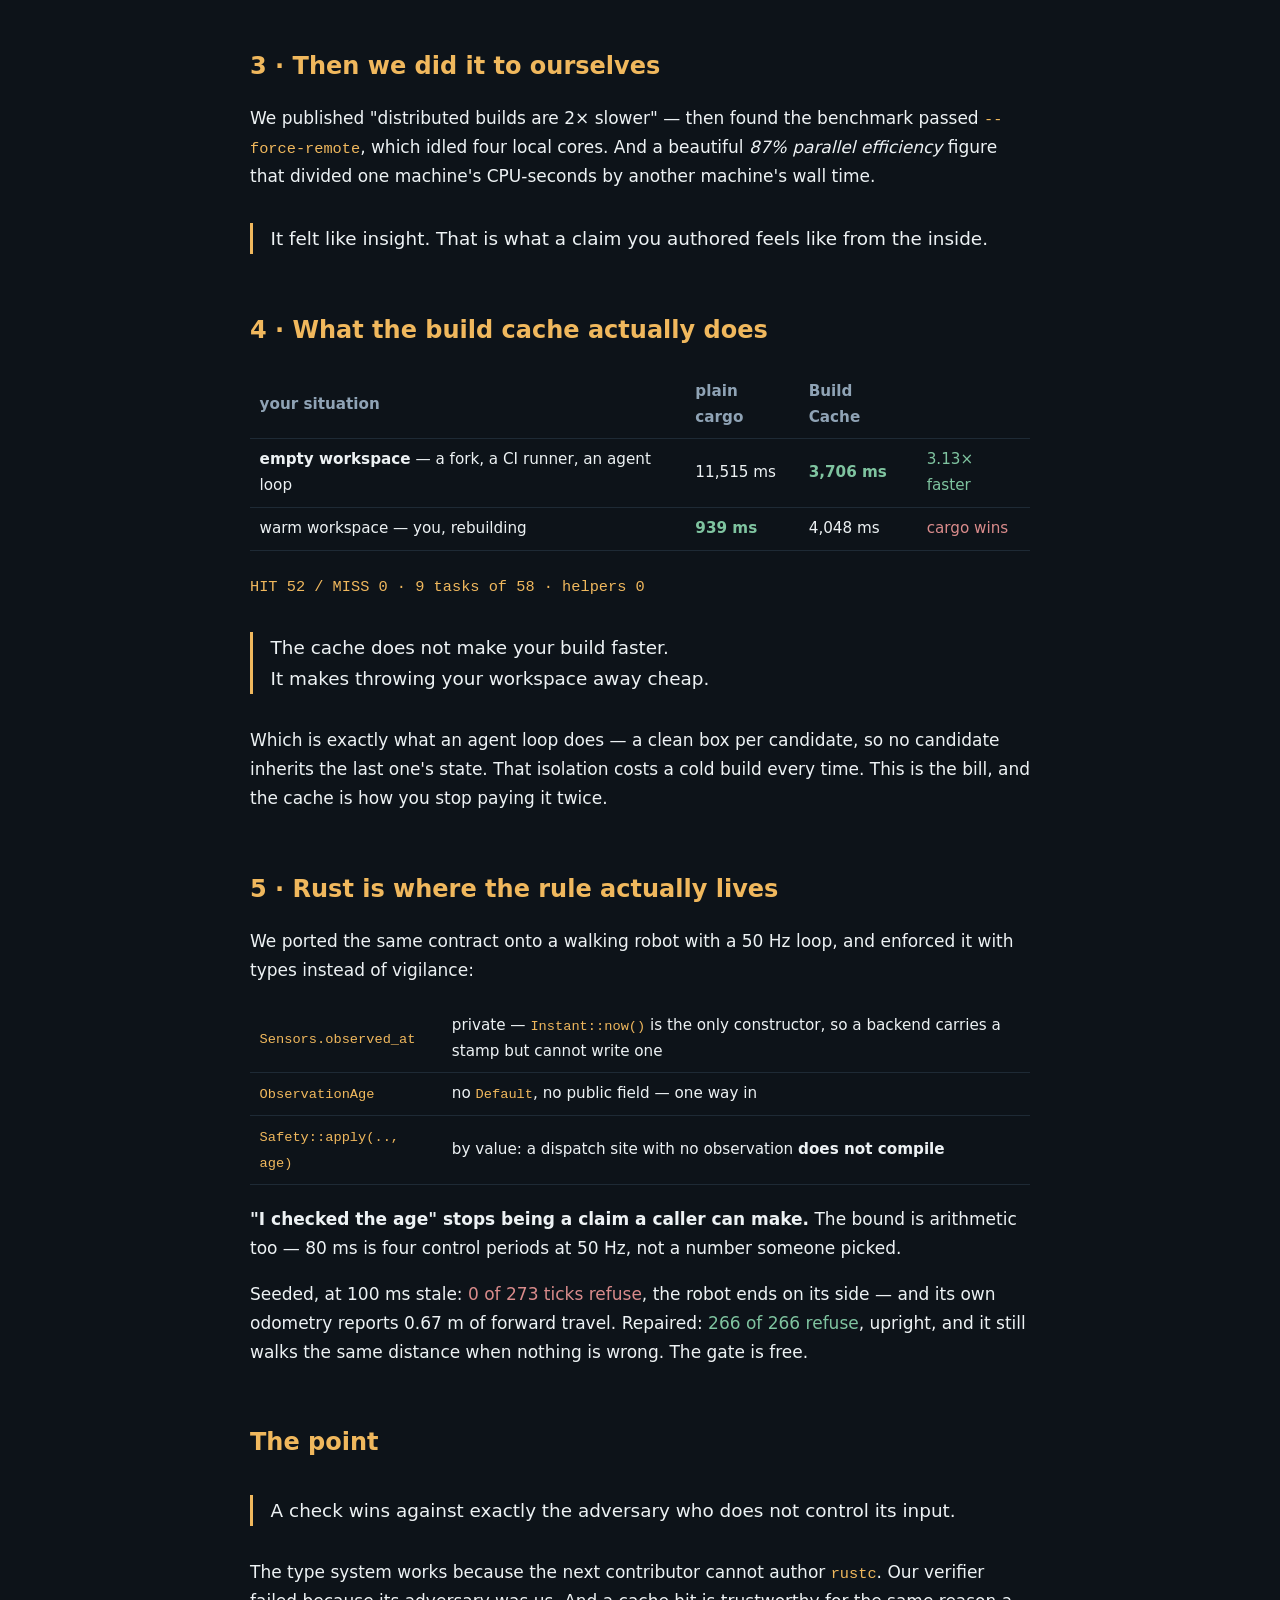
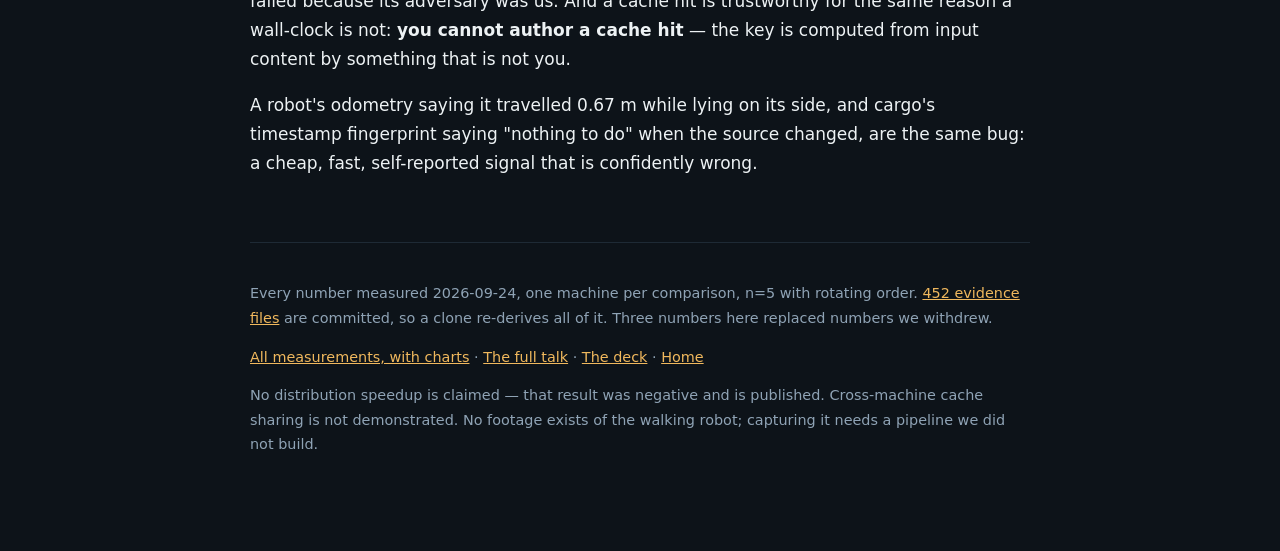
<file: docs/story/index.html>
<!doctype html>
<html lang="en"><head>
<meta charset="utf-8"><meta name="viewport" content="width=device-width,initial-scale=1">
<title>The robot succeeded. The contract failed.</title>
<meta name="description" content="Five-minute story of a Rust robotics simulation demo by Yossi Eliaz: a robot that passed while breaking its contract, a verifier that was fooled, and a build cache.">
<meta name="author" content="Yossi Eliaz">
<link rel="canonical" href="https://zozo123.github.io/rust-china-conf/story/">
<meta property="og:title" content="The robot succeeded. The contract failed.">
<meta property="og:description" content="Five-minute story of a Rust robotics simulation demo by Yossi Eliaz: a robot that passed while breaking its contract, a verifier that was fooled, and a build cache.">
<meta property="og:url" content="https://zozo123.github.io/rust-china-conf/story/">
<meta property="og:type" content="article">
<meta property="og:image" content="https://zozo123.github.io/rust-china-conf/assets/og-card.png">
<meta property="og:image:width" content="1200">
<meta property="og:image:height" content="630">
<meta property="og:image:alt" content="Share card: A Million Compiles. One Robot Hour. Yossi Eliaz, Rust and simulation demo.">
<meta name="twitter:card" content="summary_large_image">
<style>
 :root{color-scheme:dark}
 body{background:#0d1319;color:#edf2f4;font:17px/1.7 -apple-system,system-ui,sans-serif;margin:0}
 .w{max-width:780px;margin:0 auto;padding:3rem 1.25rem 5rem}
 h1{font-size:2.4rem;line-height:1.15;margin:0 0 .5rem}
 h2{font-size:1.5rem;margin:3.5rem 0 .75rem;color:#f0b85d}
 .byline{color:#8fa3b5;font-size:.95rem;margin:0 0 1.25rem}
 .lede{font-size:1.2rem;color:#b8c7d4;margin:0 0 2rem}
 a{color:#f0b85d}
 figure{margin:1.5rem 0}
 img{width:100%;border-radius:8px;display:block}
 figcaption{color:#8fa3b5;font-size:.88rem;margin-top:.5rem}
 .two{display:grid;grid-template-columns:1fr 1fr;gap:1rem}
 @media(max-width:620px){.two{grid-template-columns:1fr}}
 .big{display:grid;grid-template-columns:repeat(4,1fr);gap:1rem;margin:2rem 0}
 @media(max-width:620px){.big{grid-template-columns:repeat(2,1fr)}}
 .big div{background:#141d26;border-radius:8px;padding:1rem;text-align:center}
 .big b{display:block;font-size:1.7rem;color:#7fc4a0;line-height:1.2}
 .big span{font-size:.8rem;color:#8fa3b5}
 .quote{border-left:3px solid #f0b85d;padding-left:1.1rem;margin:2rem 0;font-size:1.15rem;color:#edf2f4}
 table{border-collapse:collapse;width:100%;margin:1.25rem 0;font-size:.95rem}
 th,td{text-align:left;padding:.5rem .6rem;border-bottom:1px solid #1e2a35}
 th{color:#8fa3b5;font-weight:600}
 .win{color:#7fc4a0}.lose{color:#d98b8b}
 code{color:#f0b85d;font-size:.9em}
 .foot{margin-top:4rem;padding-top:1.5rem;border-top:1px solid #1e2a35;color:#8fa3b5;font-size:.9rem}
</style></head><body><div class="w">

<h1>The robot succeeded.<br>The contract failed.</h1>
<p class="byline">By <a href="https://zozo123.github.io/">Yossi Eliaz</a> · September 2026</p>
<p class="lede">What we measured in one day: a robot that was wrong while every light was green,
a verifier that certified four fabrications, and a build cache that only pays off when you
throw your workspace away.</p>

<div class="two">
<figure>
  <img src="../assets/robot-stale_600ms.gif" alt="Arm lifting a cube using a 600 ms stale observation">
  <figcaption><strong>600 ms stale.</strong> It lifts the cube.
  <code>success=true · rejections=[]</code><br>The contract says FAIL.</figcaption>
</figure>
<figure>
  <img src="../assets/robot-lift.gif" alt="Arm lifting a cube with a fresh observation">
  <figcaption><strong>Fresh observation.</strong> Same task, same code path.<br>
  Indistinguishable from the outside.</figcaption>
</figure>
</div>

<div class="big">
  <div><b>30</b><span>control periods stale<br>(20 ms each)</span></div>
  <div><b>4</b><span>fabrications our own<br>verifier certified</span></div>
  <div><b>3.13×</b><span>cache, from an<br>empty workspace</span></div>
  <div><b>1.08×</b><span>parallelism left in<br>the rebuild loop</span></div>
</div>

<h2>1 · The bug is one line</h2>
<p>The safety gate's third rule: an observation older than the bound must never authorize motion.
Here is the shipped implementation of that rule.</p>
<p><code>let _ = (age_ms, policy);</code></p>
<p>The age arrives and is thrown away. It silences an unused-variable warning. Three contract
tests catch it — written by the same person, the same afternoon, who wrote the omission.</p>

<h2>2 · So we built a proof gate. It lied. Four times.</h2>
<table>
<tr><th>what it checked</th><th>what it printed</th></tr>
<tr><td>a boolean the producer had just written</td><td class="lose"><code>ratio=2.999x</code></td></tr>
<tr><td>that a digest was 64 hex characters — never opened the file</td><td class="lose"><code>ratio=11.948x</code></td></tr>
<tr><td>ten <em>real</em> transcripts wrapped around a no-op script</td><td class="lose"><code>ratio=119.949x</code></td></tr>
<tr><td>seventeen scenarios at 0/50/600 ms against a 250 ms bound</td><td class="lose">"complete coverage"</td></tr>
</table>
<p>Forty-two guard tests later, twelve forgery classes are closed. One is still open, and the
tool prints it in its own output.</p>

<h2>3 · Then we did it to ourselves</h2>
<p>We published "distributed builds are 2× slower" — then found the benchmark passed
<code>--force-remote</code>, which idled four local cores. And a beautiful <em>87% parallel
efficiency</em> figure that divided one machine's CPU-seconds by another machine's wall time.</p>
<p class="quote">It felt like insight. That is what a claim you authored feels like from the inside.</p>

<h2>4 · What the build cache actually does</h2>
<table>
<tr><th>your situation</th><th>plain cargo</th><th>Build Cache</th><th></th></tr>
<tr><td><strong>empty workspace</strong> — a fork, a CI runner, an agent loop</td><td>11,515 ms</td><td class="win"><strong>3,706 ms</strong></td><td class="win">3.13× faster</td></tr>
<tr><td>warm workspace — you, rebuilding</td><td class="win"><strong>939 ms</strong></td><td>4,048 ms</td><td class="lose">cargo wins</td></tr>
</table>
<p><code>HIT 52 / MISS 0 · 9 tasks of 58 · helpers 0</code></p>
<p class="quote">The cache does not make your build faster.<br>
It makes throwing your workspace away cheap.</p>
<p>Which is exactly what an agent loop does — a clean box per candidate, so no candidate
inherits the last one's state. That isolation costs a cold build every time. This is the bill,
and the cache is how you stop paying it twice.</p>

<h2>5 · Rust is where the rule actually lives</h2>
<p>We ported the same contract onto a walking robot with a 50 Hz loop, and enforced it with
types instead of vigilance:</p>
<table>
<tr><td><code>Sensors.observed_at</code></td><td>private — <code>Instant::now()</code> is the only constructor, so a backend carries a stamp but cannot write one</td></tr>
<tr><td><code>ObservationAge</code></td><td>no <code>Default</code>, no public field — one way in</td></tr>
<tr><td><code>Safety::apply(.., age)</code></td><td>by value: a dispatch site with no observation <strong>does not compile</strong></td></tr>
</table>
<p><strong>"I checked the age" stops being a claim a caller can make.</strong> The bound is
arithmetic too — 80 ms is four control periods at 50 Hz, not a number someone picked.</p>
<p>Seeded, at 100 ms stale: <span class="lose">0 of 273 ticks refuse</span>, the robot ends on its
side — and its own odometry reports 0.67 m of forward travel. Repaired:
<span class="win">266 of 266 refuse</span>, upright, and it still walks the same distance when
nothing is wrong. The gate is free.</p>

<h2>The point</h2>
<p class="quote">A check wins against exactly the adversary who does not control its input.</p>
<p>The type system works because the next contributor cannot author <code>rustc</code>. Our
verifier failed because its adversary was us. And a cache hit is trustworthy for the same reason
a wall-clock is not: <strong>you cannot author a cache hit</strong> — the key is computed from
input content by something that is not you.</p>
<p>A robot's odometry saying it travelled 0.67 m while lying on its side, and cargo's timestamp
fingerprint saying "nothing to do" when the source changed, are the same bug: a cheap, fast,
self-reported signal that is confidently wrong.</p>

<div class="foot">
<p>Every number measured 2026-09-24, one machine per comparison, n=5 with rotating order.
<a href="https://github.com/zozo123/rust-china-conf/tree/main/evidence">452 evidence files</a>
are committed, so a clone re-derives all of it. Three numbers here replaced numbers we withdrew.</p>
<p><a href="../results/">All measurements, with charts</a> ·
<a href="https://github.com/zozo123/rust-china-conf/blob/main/docs/talk/presentation.md">The full talk</a> ·
<a href="https://github.com/zozo123/rust-china-conf/blob/main/docs/talk/slides.en.md">The deck</a> ·
<a href="../">Home</a></p>
<p>No distribution speedup is claimed — that result was negative and is published.
Cross-machine cache sharing is not demonstrated. No footage exists of the walking robot;
capturing it needs a pipeline we did not build.</p>
</div>

</div></body></html>
</file>
<file: docs/assets/fonts/fonts.css>
@font-face {
  font-family: "Noto Sans SC";
  font-style: normal;
  font-weight: 400;
  font-display: swap;
  src: url("NotoSansSC-400.woff2") format("woff2");
}
@font-face {
  font-family: "Noto Sans SC";
  font-style: normal;
  font-weight: 700;
  font-display: swap;
  src: url("NotoSansSC-700.woff2") format("woff2");
}
@font-face {
  font-family: "IBM Plex Mono";
  font-style: normal;
  font-weight: 400;
  font-display: swap;
  src: url("IBMPlexMono-400.woff2") format("woff2");
}
@font-face {
  font-family: "IBM Plex Mono";
  font-style: normal;
  font-weight: 500;
  font-display: swap;
  src: url("IBMPlexMono-500.woff2") format("woff2");
}
</file>
<file: docs/assets/site.css>
:root{color-scheme:dark;--bg:#10171d;--surface:#182129;--well:#0b1116;--line:#435361;--text:#edf2f4;--muted:#b1bec8;--amber:#f0b85d;--green:#83d6a0;--red:#ff9487}
*{box-sizing:border-box}html{scroll-behavior:smooth}body{margin:0;background:var(--bg);color:var(--text);font:18px/1.6 "Noto Sans SC","PingFang SC","Microsoft YaHei",system-ui,sans-serif;-webkit-font-smoothing:antialiased}html[lang=en] body{font-family:system-ui,sans-serif}a{color:inherit;text-underline-offset:.22em;text-decoration-thickness:1px}a:hover{color:var(--amber)}a,button,summary{touch-action:manipulation}a:focus-visible,summary:focus-visible,[tabindex]:focus-visible,video:focus-visible{outline:3px solid var(--amber);outline-offset:5px}.shell{width:min(1180px,calc(100% - 64px));margin-inline:auto}.skip{position:absolute;top:12px;left:12px;transform:translateY(-180%);padding:10px 16px;background:var(--amber);color:var(--well);z-index:10}.skip:focus{transform:none}.nav{display:flex;align-items:center;gap:25px;min-height:76px;border-bottom:1px solid var(--line);font-size:15px}.brand{font-size:18px;font-weight:700;margin-right:auto;text-decoration:none}.language{display:flex;gap:4px}.language a{padding:10px 8px;color:var(--muted);text-decoration:none}.language [aria-current]{color:var(--text);box-shadow:inset 0 -2px var(--amber)}.hero{display:grid;grid-template-columns:1.05fr 1fr;gap:48px;align-items:center;padding-block:62px 68px}.hero>*{min-width:0}.conference-title{font-size:17px;color:var(--amber);margin:0 0 18px}.byline{font-size:16px;color:var(--muted);margin:18px 0 0}.byline a{color:var(--text)}h1{font-size:clamp(40px,4.6vw,62px);line-height:1.1;letter-spacing:-.035em;margin:0;text-wrap:balance}html[lang=zh-CN] h1{line-height:1.3;letter-spacing:0}.lead{font-size:21px;line-height:1.6;color:var(--muted);margin:24px 0;max-width:48ch}.actions{display:flex;gap:12px;flex-wrap:wrap;margin-top:24px}.button{display:inline-flex;align-items:center;justify-content:center;min-height:48px;padding:10px 18px;border:1px solid var(--line);font-weight:600;text-decoration:none;font-size:16px}.button:hover{border-color:var(--amber)}.primary{background:var(--amber);border-color:var(--amber);color:var(--well)}.primary:hover{background:#ffcb7f;color:var(--well)}.scope-line{color:var(--muted);font-size:14px;max-width:60ch;margin-top:18px}.film{margin:0;border:1px solid var(--line);background:var(--well)}.film-bar{display:flex;justify-content:space-between;gap:12px;flex-wrap:wrap;padding:12px 16px;color:var(--muted);font-size:13px}.film video,.film img{display:block;width:100%;height:auto;aspect-ratio:4/3}.film figcaption{padding:15px 18px;font-size:14px;color:var(--muted);border-top:1px solid var(--line)}.section{padding-block:62px;border-top:1px solid var(--line);scroll-margin-top:20px}.section-head{display:grid;grid-template-columns:1fr 1.2fr;gap:64px;margin-bottom:30px;align-items:start}h2{font-size:clamp(28px,3vw,40px);line-height:1.2;letter-spacing:-.025em;margin:0;text-wrap:balance}h3{font-size:21px;line-height:1.4;margin:0 0 14px}.section-head p{margin:0;color:var(--muted);max-width:64ch}.comparison{display:grid;grid-template-columns:1fr 1fr;border:1px solid var(--line);background:var(--well)}.comparison article{padding:28px;min-width:0}.comparison article+article{border-left:1px solid var(--line)}.comparison p{color:var(--muted);font-size:16px;max-width:55ch}.comparison a{font-size:16px}.verdicts{display:flex;gap:30px;margin:18px 0}.verdicts dt{font-size:14px;color:var(--muted)}.verdicts dd{margin:4px 0;font-weight:700;font-size:21px}.good{color:var(--green)}.bad{color:var(--red)}.warn{color:var(--amber)}pre,code{font-family:"IBM Plex Mono",ui-monospace,monospace;font-variant-numeric:tabular-nums}pre{font-size:14px;line-height:1.8;white-space:pre-wrap;overflow-wrap:anywhere;margin:20px 0 24px}.payoff{font-size:19px;max-width:85ch}.note{color:var(--muted);font-size:14px;max-width:90ch}.stack{margin:0}.stack>div{display:grid;grid-template-columns:1fr 2fr;gap:32px;padding:23px 0;border-top:1px solid var(--line)}.stack dt{font-weight:650}.stack dd{margin:0;color:var(--muted);max-width:70ch}.provider{padding:20px 24px;background:var(--surface);font-size:16px;line-height:1.7}.steps{display:grid;grid-template-columns:repeat(4,1fr);gap:28px;padding-left:24px}.steps li{padding-left:4px}.steps li::marker{color:var(--amber);font-weight:700}.steps p{color:var(--muted);font-size:16px;margin:0}.steps h3{font-size:18px}.run-label{font-size:14px;color:var(--muted)}.run-label code{overflow-wrap:anywhere}.table-scroll{overflow-x:auto;max-width:100%;border:1px solid var(--line)}table{width:100%;min-width:510px;border-collapse:collapse;font-size:16px;font-variant-numeric:tabular-nums;background:var(--well)}caption{text-align:left;padding:14px 18px;color:var(--muted);font-size:14px}th,td{text-align:left;padding:16px 20px;border-top:1px solid var(--line)}th{font-weight:500;color:var(--muted)}td small{display:block;font-size:13px;color:var(--muted);margin-top:4px}.measurements{display:grid;grid-template-columns:1fr 1fr 2fr;gap:28px;align-items:center;margin:30px 0;padding:28px;background:var(--surface)}.measurements p{font-size:15px;color:var(--muted);margin:0 0 8px}.measurements strong{font-size:30px;font-variant-numeric:tabular-nums;white-space:nowrap}.measurements strong small{font-size:18px;font-weight:400}details{margin:24px 0 0;font-size:16px}summary{cursor:pointer;padding:12px 0;font-weight:600}details p{max-width:85ch;color:var(--muted)}.scope p{max-width:78ch;color:var(--muted);margin:20px 0}footer{display:flex;align-items:center;gap:24px;border-top:1px solid var(--line);padding-block:26px;font-size:14px;color:var(--muted)}footer p{margin-right:auto;max-width:76ch}footer a{flex-shrink:0}
@media(max-width:900px){.nav{gap:14px}.nav>a:not(.brand):not(.nav-replay){display:none}.hero{gap:28px}.section-head{gap:28px}.steps{grid-template-columns:repeat(2,1fr)}.measurements{grid-template-columns:1fr 1fr}.measurements>p{grid-column:1/-1}}
@media(max-width:700px){.shell{width:calc(100% - 36px)}.nav{flex-wrap:wrap;gap:4px 14px;padding-block:12px}.nav-replay{font-size:14px}.language{margin-left:auto}.brand{font-size:16px}.hero{grid-template-columns:1fr;padding-block:36px 42px;gap:30px}h1{font-size:42px}.lead{font-size:19px}.section{padding-block:40px}.section-head{grid-template-columns:1fr;gap:18px}.comparison{grid-template-columns:1fr}.comparison article{padding:22px}.comparison article+article{border-left:0;border-top:1px solid var(--line)}.stack>div{grid-template-columns:1fr;gap:8px}.verdicts{gap:24px}.measurements{padding:22px;gap:20px}.measurements strong{font-size:27px}footer{flex-wrap:wrap;gap:16px}footer p{flex-basis:100%;margin:0}.film-bar{font-size:12px}}
@media(max-width:380px){.nav-replay{display:none}.steps{grid-template-columns:1fr}.button{font-size:15px}.verdicts{gap:16px}}
@media(prefers-reduced-motion:reduce){html{scroll-behavior:auto}}
</file>
